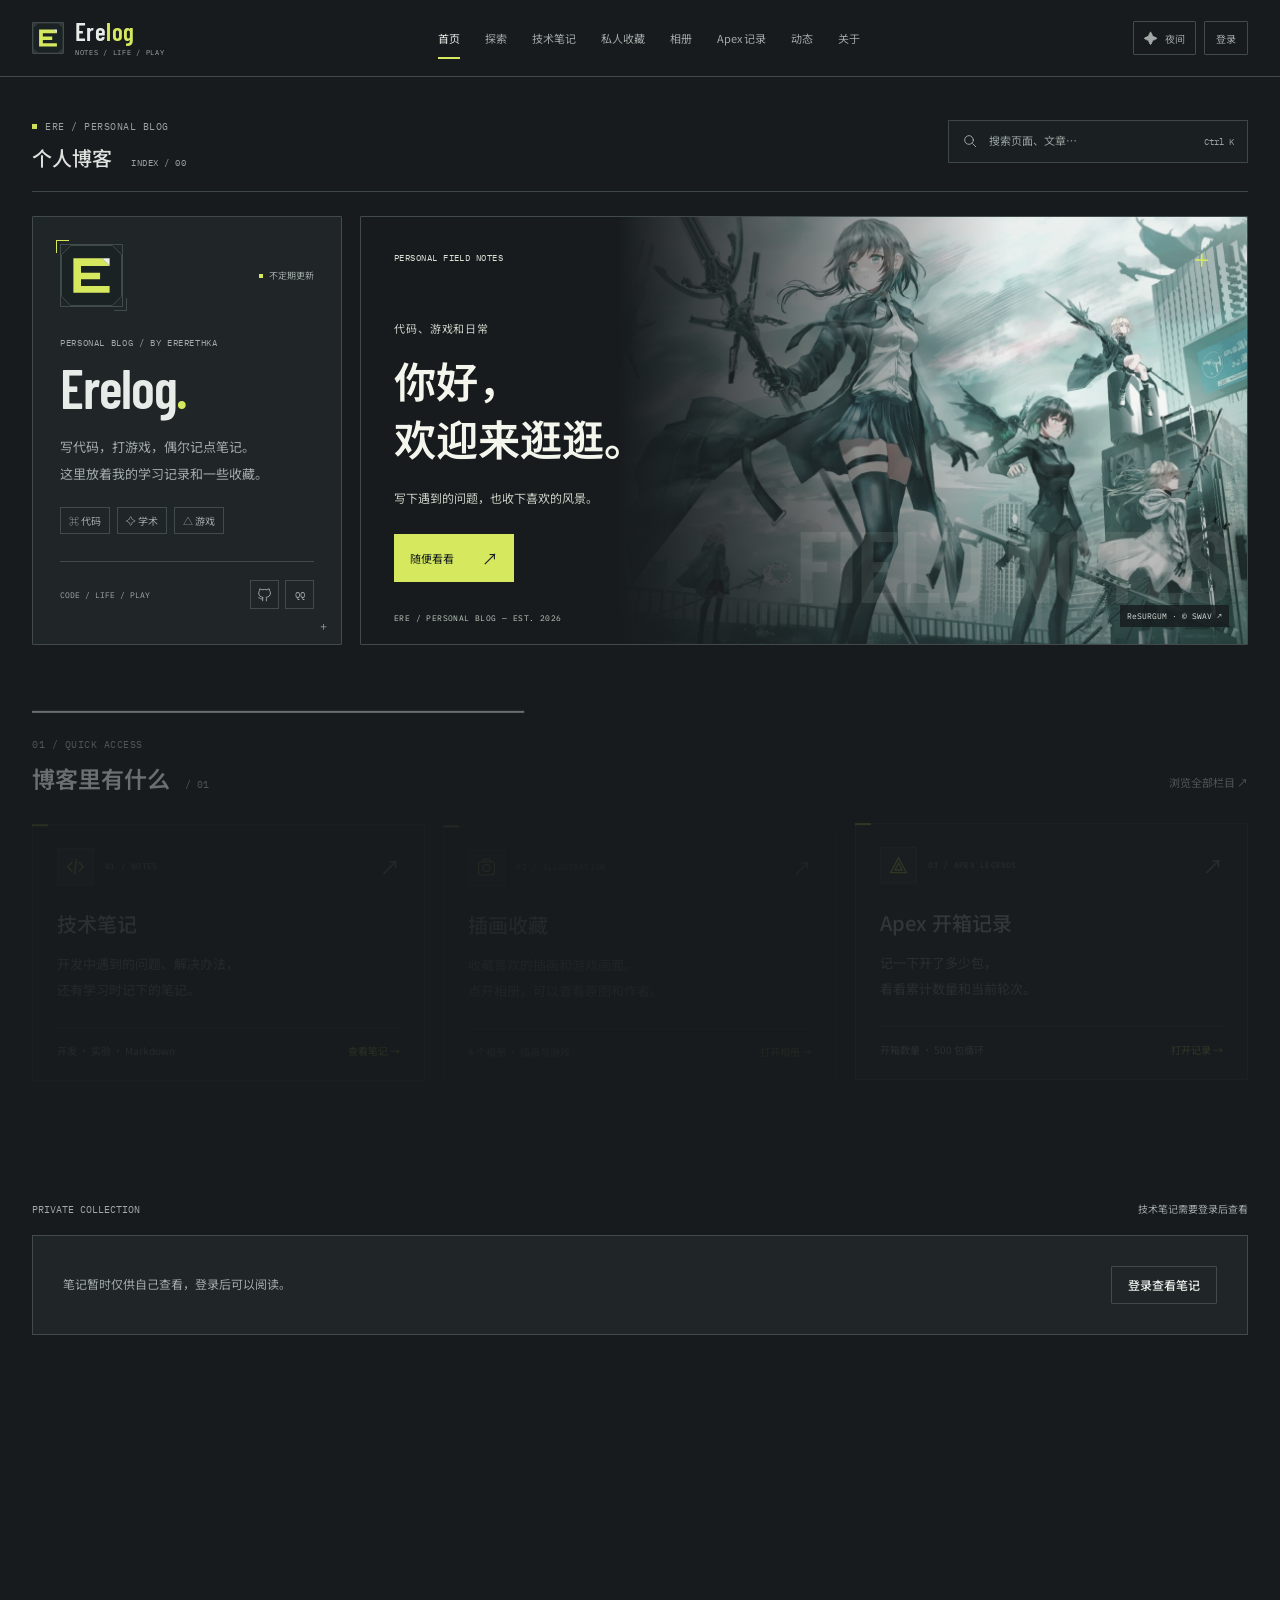
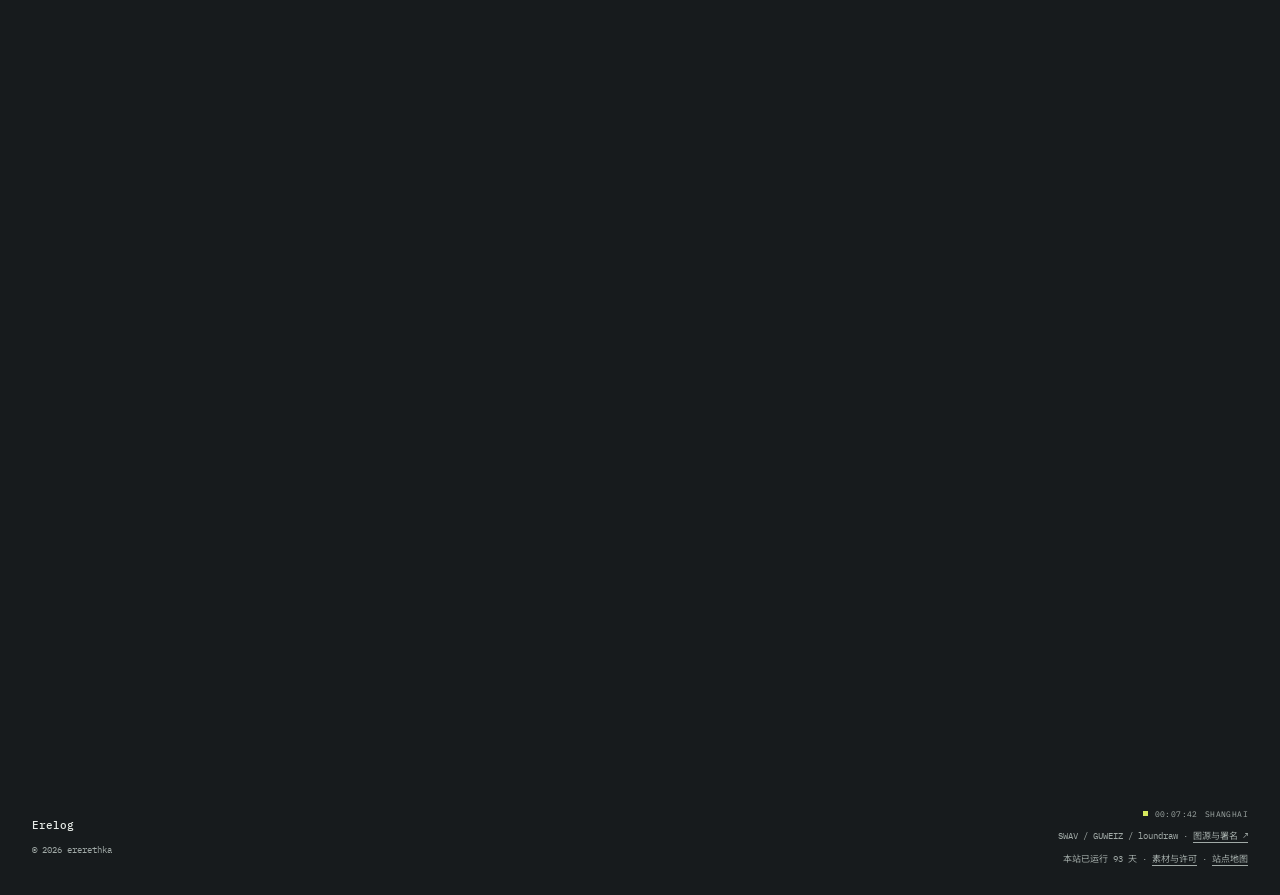
<file: index.html>
<!doctype html>
<html lang="zh-CN" data-theme="dark">
<head>
  <meta charset="UTF-8">
  <meta name="viewport" content="width=device-width, initial-scale=1">
  <meta name="theme-color" content="#171b1d">
  <meta name="description" content="Erelog，ererethka 的个人博客。写开发笔记，收藏插画，记录游戏日常。">
  <title>Erelog</title>
  <link rel="icon" href="assets/favicon.ico?v=20261018-erelog" sizes="16x16 32x32 48x48"><link rel="icon" href="assets/favicon.svg?v=20261018-erelog" type="image/svg+xml" sizes="any">
  <link rel="preconnect" href="https://fonts.googleapis.com">
  <link rel="preconnect" href="https://fonts.gstatic.com" crossorigin>
  <link href="https://fonts.googleapis.com/css2?family=Barlow+Condensed:wght@500;600;700&family=IBM+Plex+Mono:wght@400;500&family=Noto+Sans+SC:wght@400;500;600;700&display=swap" rel="stylesheet">
  <link rel="stylesheet" href="base.css?v=20261018-erelog">
  <link rel="stylesheet" href="site-polish.css?v=20261018-erelog">
  <link rel="stylesheet" href="styles-polish.css?v=20261018-erelog">
<link rel="canonical" href="https://erethka.github.io/ererethka-s-blog/"><meta property="og:type" content="website"><meta property="og:title" content="Erelog"><meta property="og:description" content="技术笔记、喜欢的插画，还有游戏里的日常。"><meta property="og:url" content="https://erethka.github.io/ererethka-s-blog/"><link rel="alternate" type="application/rss+xml" title="Erelog 站点更新" href="/ererethka-s-blog/feed.xml"><link rel="stylesheet" href="motion.css?v=20261018-erelog"><script src="navigation-motion.js?v=20261018-erelog"></script><meta property="og:site_name" content="Erelog"><link rel="apple-touch-icon" href="assets/identity/apple-touch-icon.png?v=20261018-erelog" sizes="180x180"><meta name="application-name" content="Erelog"><meta name="apple-mobile-web-app-title" content="Erelog"></head>
<body data-route="home" data-asset-prefix="" data-auth-optional>
  <a class="skip-link" href="#mainContent">跳到正文</a>
  <header class="site-nav" id="siteNav">
    <div class="nav-inner">
      <a class="brand" href="#home" data-nav="home" aria-label="返回首页"><span class="brand-mark" aria-hidden="true"><img src="assets/identity/erelog-mark.svg" alt="" width="32" height="32"></span><span class="brand-copy"><strong>Ere<span class="wordmark-accent">log</span></strong><small>NOTES / LIFE / PLAY</small></span></a>
      <nav class="desktop-links" aria-label="主导航"><a href="#home" data-nav="home">首页</a><a href="explore/index.html" data-nav="explore">探索</a><a href="dev/index.html" data-nav="dev">技术笔记</a><a href="bookmarks/index.html" data-nav="bookmarks">私人收藏</a><a href="photowall/index.html" data-nav="photowall">相册</a><a href="apex/index.html" data-nav="apex">Apex 记录</a><a href="updates/index.html" data-nav="updates">动态</a><a href="#about" data-nav="about">关于</a></nav>
      <div class="nav-actions"><button class="theme-button" id="themeButton" type="button" aria-label="切换日夜主题"><span id="themeIcon">✦</span><span id="themeLabel">夜间</span></button><button class="mobile-menu-button" id="mobileMenuButton" type="button" aria-label="打开导航" aria-controls="mobileLinks" aria-expanded="false">☰</button></div>
    </div>
    <nav class="mobile-links" id="mobileLinks" aria-label="移动端导航"><a href="#home" data-nav="home">首页</a><a href="explore/index.html" data-nav="explore">探索</a><a href="dev/index.html" data-nav="dev">技术笔记</a><a href="bookmarks/index.html" data-nav="bookmarks">私人收藏</a><a href="photowall/index.html" data-nav="photowall">相册</a><a href="apex/index.html" data-nav="apex">Apex 记录</a><a href="updates/index.html" data-nav="updates">动态</a><a href="#about" data-nav="about">关于</a></nav>
  </header>
  <main class="home-redesign page-container" id="home">
    <div class="home-heading" id="mainContent" tabindex="-1"><div><span class="home-kicker"><i class="small-dot"></i> ERE / PERSONAL BLOG</span><p>个人博客 <span class="home-heading-code">INDEX / 00</span></p></div><section class="home-search search-wrap" aria-label="站内搜索"><div class="home-search-box"><svg viewBox="0 0 24 24" aria-hidden="true"><circle cx="10.5" cy="10.5" r="6.5"/><path d="m16 16 4.5 4.5"/></svg><input id="siteSearch" type="search" placeholder="搜索页面、文章…" aria-label="搜索站内页面" autocomplete="off"><kbd>Ctrl K</kbd></div><div class="search-results home-search-results" id="searchResults" hidden></div></section></div>

    <section class="home-hero" aria-label="个人主页">
      <article class="profile-panel home-panel"><div class="profile-intro"><div class="hero-avatar" role="img" aria-label="Erelog 折页字母标记"></div><span class="profile-status"><i></i> 不定期更新</span></div><p class="hero-greeting">PERSONAL BLOG / BY ERERETHKA</p><h1>Erelog<span>.</span></h1><p class="hero-intro">写代码，打游戏，偶尔记点笔记。<br>这里放着我的学习记录和一些收藏。</p><div class="interest-tags"><span>⌘ 代码</span><span>✧ 学术</span><span>△ 游戏</span></div><div class="profile-bottom-line"><span>CODE / LIFE / PLAY</span><div class="social-row" aria-label="联系方式"><a href="https://github.com/Erethka" target="_blank" rel="noopener" aria-label="访问 GitHub"><svg viewBox="0 0 24 24" aria-hidden="true"><path d="M9 19c-4 1-4-2-6-2m12 5v-3.5c0-1 .1-1.5-.5-2 3.5-.4 7-1.7 7-7A5.4 5.4 0 0 0 20 6c.2-1 .2-2-.4-3-1.6 0-3 1-3.6 1.5a13 13 0 0 0-8 0C7.3 4 6 3 4.4 3 4 4 4 5 4.2 6a5.4 5.4 0 0 0-1.5 3.5c0 5.3 3.5 6.6 7 7-.5.5-.7 1.2-.7 2V22"/></svg></a><button type="button" data-copy="2601103442" aria-label="复制 QQ 号码">QQ</button></div></div></article>
      <article class="garden-cover" data-scroll-scene><img src="assets/artwork/swav-resurgum.webp" srcset="assets/artwork/swav-resurgum-small.webp 800w, assets/artwork/swav-resurgum.webp 2150w" sizes="(max-width: 640px) 100vw, 70vw" alt="SWAV《ReSURGUM》：冷色都市中的全身角色群像" fetchpriority="high"><div class="cover-shade"></div><div class="cover-top"><span>PERSONAL FIELD NOTES</span><span class="cover-star" aria-hidden="true">＋</span></div><div class="cover-copy"><span class="cover-eyebrow">代码、游戏和日常</span><h2>你好，<br>欢迎来逛逛。</h2><p>写下遇到的问题，也收下喜欢的风景。</p><a href="explore/index.html" class="cover-link">随便看看 <span aria-hidden="true">↗</span></a></div><span class="cover-footnote">ERE / PERSONAL BLOG — EST. 2026</span><a class="cover-credit" href="https://pixiv-waengallery.com/exhibition/swav_resurgum/" target="_blank" rel="noopener">ReSURGUM · © SWAV ↗</a></article>
    </section>

    <section class="home-explore" id="projects" aria-labelledby="exploreTitle"><div class="section-heading"><div><span class="home-kicker">01 / QUICK ACCESS</span><h2 id="exploreTitle">博客里有什么<span> / 01</span></h2></div><a class="section-more" href="explore/index.html">浏览全部栏目 ↗</a></div><div class="destination-grid">
      <a class="destination-card home-panel" href="dev/index.html"><div class="destination-top"><span class="destination-icon violet"><svg viewBox="0 0 24 24" aria-hidden="true"><path d="m8 7-5 5 5 5m8-10 5 5-5 5m-3-13-2 16"/></svg></span><span class="destination-label">01 / NOTES</span><span class="card-arrow" aria-hidden="true">↗</span></div><h3>技术笔记</h3><p>开发中遇到的问题、解决办法，<br>还有学习时记下的笔记。</p><div class="destination-foot"><span>开发 · 实验 · Markdown</span><span>查看笔记 →</span></div></a>
      <a class="destination-card home-panel" href="photowall/index.html"><div class="destination-top"><span class="destination-icon peach"><svg viewBox="0 0 24 24" aria-hidden="true"><rect x="3" y="5" width="18" height="15" rx="3"/><path d="m7 5 2-3h6l2 3"/><circle cx="12" cy="12" r="4"/></svg></span><span class="destination-label">02 / ILLUSTRATION</span><span class="card-arrow" aria-hidden="true">↗</span></div><h3>插画收藏</h3><p>收藏喜欢的插画和游戏画面。<br>点开相册，可以查看原图和作者。</p><div class="destination-foot"><span>4 个相册 · 插画与游戏</span><span>打开相册 →</span></div></a>
      <a class="destination-card home-panel" href="apex/index.html"><div class="destination-top"><span class="destination-icon mint"><svg viewBox="0 0 24 24" aria-hidden="true"><path d="m12 3 9 17H3L12 3Zm0 6-4 8h8l-4-8Z"/></svg></span><span class="destination-label">03 / APEX LEGENDS</span><span class="card-arrow" aria-hidden="true">↗</span></div><h3>Apex 开箱记录</h3><p>记一下开了多少包，<br>看看累计数量和当前轮次。</p><div class="destination-foot"><span>开箱数量 · 500 包循环</span><span>打开记录 →</span></div></a>
    </div></section>

    <section class="home-recent" id="recent" aria-labelledby="recentTitle"><div class="section-heading"><div><span class="home-kicker">RECENT / DEVELOPMENT RECORDS</span><h2 id="recentTitle">最近的笔记</h2></div><a class="section-more" href="dev/index.html">全部技术笔记 ↗</a></div><div class="recent-meta"><span id="recentStats">PRIVATE COLLECTION</span><span>技术笔记需要登录后查看</span></div><div class="recent-documents" id="recentDocuments" aria-live="polite"><div class="recent-state"><p>正在检查登录状态…</p></div></div></section>

    <section class="home-photo-strip" id="photowall" aria-labelledby="photoTitle"><div class="section-heading"><div><span class="home-kicker">02 / SELECTED FRAGMENTS</span><h2 id="photoTitle">喜欢的画面<span> / 02</span></h2></div><a class="section-more" href="photowall/index.html">查看全部相册 <span aria-hidden="true">↗</span></a></div><div class="photo-mosaic"><a href="photowall/index.html?album=%E5%9F%8E%E5%B8%82%E5%88%87%E7%89%87&amp;photo=1" class="photo-tile"><img src="assets/artwork/loundraw-city.webp" srcset="assets/artwork/loundraw-city-small.webp 800w, assets/artwork/loundraw-city.webp 2150w" sizes="(max-width: 640px) 100vw, 34vw" alt="loundraw：少女坐在天台水箱上，远处是城市天际线" loading="lazy" decoding="async"><span class="photo-caption"><span><small>01 / CITY FRAGMENTS</small><strong>城市切片</strong></span><span aria-hidden="true">↗</span></span></a><a href="photowall/index.html?album=%E5%86%B7%E5%85%89%E7%89%87%E6%AE%B5&amp;photo=1" class="photo-tile"><img src="assets/artwork/guweiz-subway.webp" srcset="assets/artwork/guweiz-subway-small.webp 800w, assets/artwork/guweiz-subway.webp 3271w" sizes="(max-width: 640px) 50vw, 30vw" alt="GUWEIZ：地铁车厢中查看手机的少女全身与环境" loading="lazy" decoding="async"><span class="photo-caption"><span><small>02 / COOL LIGHT</small><strong>冷光片段</strong></span><span aria-hidden="true">↗</span></span></a><a href="photowall/index.html?album=%E5%A4%A9%E5%8F%B0%E6%9D%A5%E9%A3%8E&amp;photo=1" class="photo-tile"><img src="assets/artwork/loundraw-rooftop.webp" srcset="assets/artwork/loundraw-rooftop-small.webp 800w, assets/artwork/loundraw-rooftop.webp 1920w" sizes="(max-width: 640px) 50vw, 30vw" alt="loundraw：蓝色天台上的少女、笔记本与无人机" loading="lazy" decoding="async"><span class="photo-caption"><span><small>03 / ROOFTOP AIR</small><strong>天台来风</strong></span><span aria-hidden="true">↗</span></span></a></div></section>

    <section class="slow-grid" aria-label="近况与小工具"><article class="moment-card home-panel" id="timeline"><span class="home-kicker">03 / SITE LOG</span><h2>博客更新</h2><ol class="site-log"><li><time datetime="2026-10-18">2026.10.18</time><span>博客更名 Erelog，更新折页字母图标。</span></li><li><time datetime="2026-10-17">2026.10.17</time><span>更换插画，调整文案和页面细节。</span></li><li><time datetime="2026-10-16">2026.10.16</time><span>增加笔记检索、分类和阅读工具。</span></li><li><time datetime="2026-10-16">2026.10.16</time><span>重新设计页面，支持深色与浅色主题。</span></li></ol><a class="log-source" href="updates/index.html">查看更新日志 ↗</a></article><div class="side-stack"><button class="theme-feature home-panel" id="themeCard" type="button"><span class="theme-orb" id="themeOrb" aria-hidden="true">✿</span><span><span class="home-kicker">DISPLAY / APPEARANCE</span><strong id="themeCardTitle">浅色模式</strong><small id="themeCardCopy">试试浅色主题</small></span><span class="card-arrow" aria-hidden="true">↗</span></button><section class="home-music home-panel" id="music" aria-label="音乐角落"><div class="music-disc" aria-hidden="true"><span>♪</span></div><div><span class="home-kicker">04 / SOUNDTRACK</span><h2>听会儿歌</h2><p id="musicStatus">打开网易云，或者选一首本地音乐。</p><button class="music-load" id="chooseMusic" type="button">选择本地音乐 ↓</button><input id="localMusic" type="file" accept="audio/*" hidden></div><a class="music-open" href="https://music.163.com/" target="_blank" rel="noopener" aria-label="在网易云音乐找一首歌">↗</a><audio id="localAudio" controls preload="metadata" hidden aria-label="本地音频播放器"></audio></section></div></section>

    <section class="home-about" id="about"><div><span class="home-kicker">05 / ABOUT ME</span><h2>关于我</h2></div><p>这是我的个人博客 Erelog。主要用来整理技术笔记，也会放一些游戏记录和喜欢的插画。<br>更新随缘。有空时，就来写一点。</p><a href="https://github.com/Erethka" target="_blank" rel="noopener">在 GitHub 找到我 ↗</a></section>
    <footer class="site-footer"><div><span class="footer-name">Erelog</span><span>© 2026 ererethka</span></div><div class="footer-right"><span class="footer-time"><i class="small-dot"></i><span id="clock">00:00:00</span> SHANGHAI</span><span class="artwork-note">SWAV / GUWEIZ / loundraw · <a href="photowall/index.html">图源与署名 ↗</a></span><span>本站已运行 <b id="uptime">0 天</b> · <a href="credits.html">素材与许可</a> · <a href="sitemap.xml">站点地图</a></span></div></footer>
  </main>
  <div class="toast" id="toast" role="status"></div>
  <script src="apex-auth.js?v=20261018-erelog"></script>
  <script src="app.js?v=20261018-erelog"></script>
  <script src="home-archive.js?v=20261018-erelog"></script>
<script src="motion.js?v=20261018-erelog"></script></body>
</html>
</file>
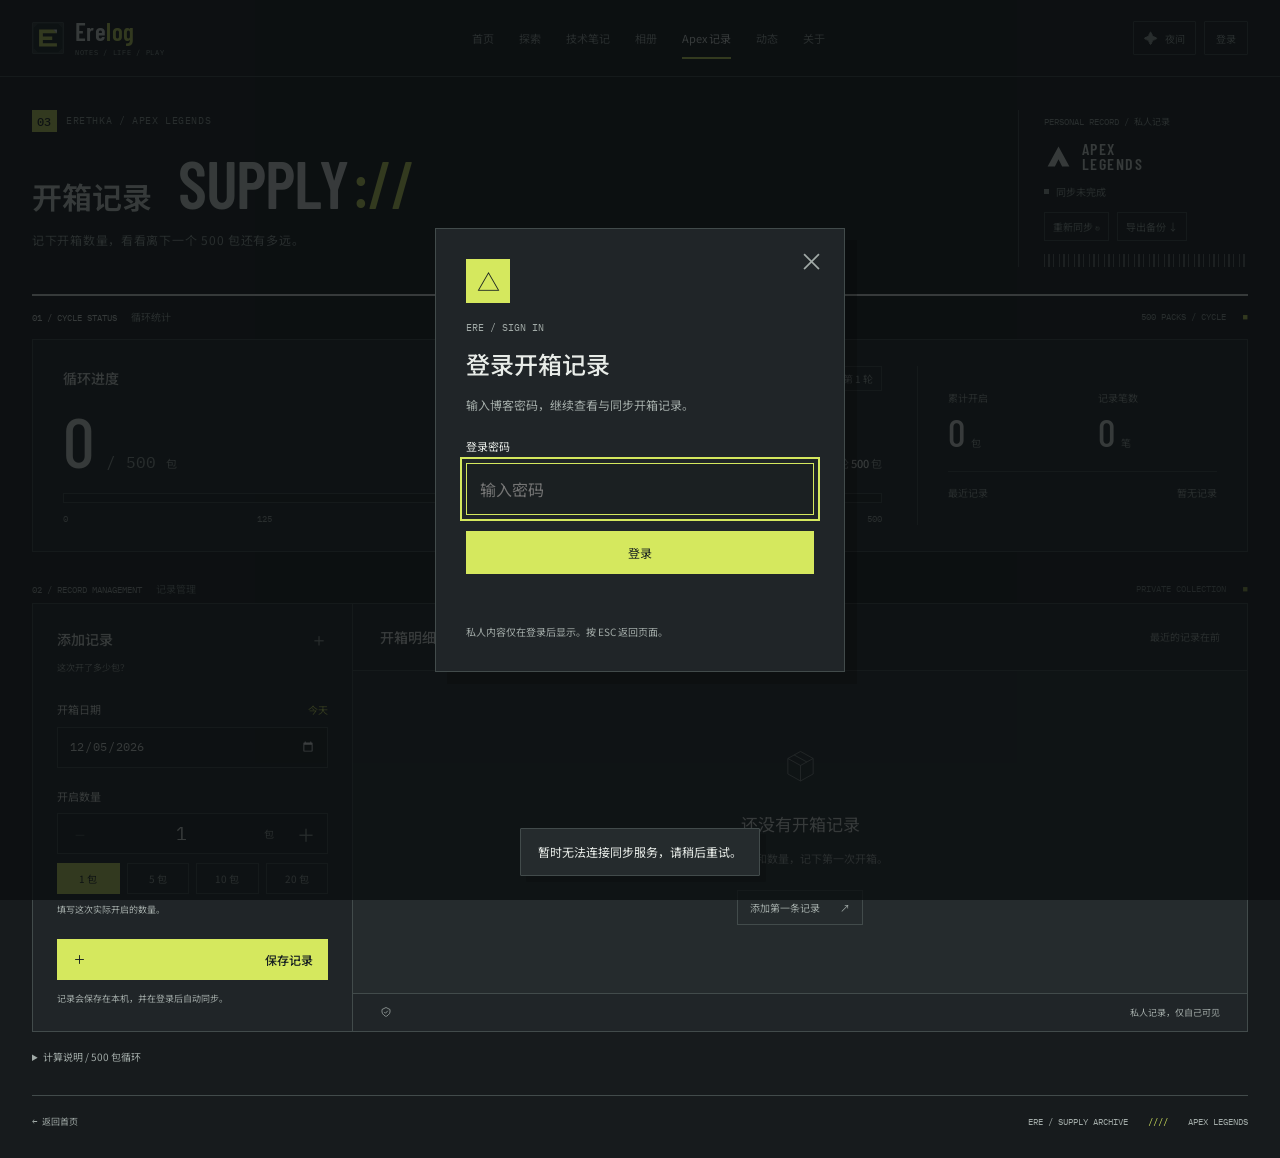
<file: apex/index.html>
<!doctype html>
<html lang="zh-CN" data-theme="dark">
<head>
  <meta charset="UTF-8">
  <meta name="viewport" content="width=device-width, initial-scale=1">
  <meta name="theme-color" content="#171b1d">
  <meta name="description" content="Apex Legends 私人开箱记录：记录开启数量，查看累计与 500 包循环进度。">
  <title>Apex 开箱记录 · Erelog</title>
  <link rel="icon" href="../assets/favicon.ico?v=20261018-erelog" sizes="16x16 32x32 48x48"><link rel="icon" href="../assets/favicon.svg?v=20261018-erelog" type="image/svg+xml" sizes="any">
  <link rel="preconnect" href="https://fonts.googleapis.com">
  <link rel="preconnect" href="https://fonts.gstatic.com" crossorigin>
  <link href="https://fonts.googleapis.com/css2?family=Barlow+Condensed:wght@500;600;700&family=IBM+Plex+Mono:wght@400;500&family=Noto+Sans+SC:wght@400;500;600;700&display=swap" rel="stylesheet">
  <link rel="stylesheet" href="../base.css?v=20261018-erelog">
  <link rel="stylesheet" href="../site-polish.css?v=20261018-erelog">
  <link rel="stylesheet" href="./apex-theme.css?v=20261018-erelog">
<link rel="canonical" href="https://erethka.github.io/ererethka-s-blog/apex/"><meta name="robots" content="noindex,nofollow"><link rel="alternate" type="application/rss+xml" title="Erelog 站点更新" href="/ererethka-s-blog/feed.xml"><link rel="stylesheet" href="../motion.css?v=20261018-erelog"><script src="../navigation-motion.js?v=20261018-erelog"></script><meta property="og:site_name" content="Erelog"><link rel="apple-touch-icon" href="../assets/identity/apple-touch-icon.png?v=20261018-erelog" sizes="180x180"><meta name="application-name" content="Erelog"><meta name="apple-mobile-web-app-title" content="Erelog"></head>
<body data-route="apex">
  <a class="skip-link" href="#apexMain">跳到正文</a>
  <header class="site-nav" id="siteNav">
    <div class="nav-inner">
      <a class="brand" href="../index.html" aria-label="返回首页"><span class="brand-mark" aria-hidden="true"><img src="../assets/identity/erelog-mark.svg" alt="" width="32" height="32"></span><span class="brand-copy"><strong>Ere<span class="wordmark-accent">log</span></strong><small>NOTES / LIFE / PLAY</small></span></a>
      <nav class="desktop-links" aria-label="主导航"><a href="../index.html" data-nav="home">首页</a><a href="../explore/index.html" data-nav="explore">探索</a><a href="../dev/index.html" data-nav="dev">技术笔记</a><a href="../photowall/index.html" data-nav="photowall">相册</a><a href="./index.html" data-nav="apex">Apex 记录</a><a href="../updates/index.html" data-nav="updates">动态</a><a href="../index.html#about" data-nav="about">关于</a></nav>
      <div class="nav-actions"><button class="theme-button" id="themeButton" type="button" aria-label="切换日夜主题"><span id="themeIcon">✦</span><span id="themeLabel">夜间</span></button><button class="mobile-menu-button" id="mobileMenuButton" type="button" aria-label="打开导航" aria-controls="mobileLinks" aria-expanded="false">☰</button></div>
    </div>
    <nav class="mobile-links" id="mobileLinks" aria-label="移动端导航"><a href="../index.html" data-nav="home">首页</a><a href="../explore/index.html" data-nav="explore">探索</a><a href="../dev/index.html" data-nav="dev">技术笔记</a><a href="../photowall/index.html" data-nav="photowall">相册</a><a href="./index.html" data-nav="apex">Apex 记录</a><a href="../updates/index.html" data-nav="updates">动态</a><a href="../index.html#about" data-nav="about">关于</a></nav>
  </header>

  <main class="page-container apex-page" id="apexMain" tabindex="-1">
    <header class="apex-page-heading">
      <div class="apex-heading-copy"><div class="apex-eyebrow"><span class="apex-section-code">03</span> ERETHKA / APEX LEGENDS</div><div class="apex-title-group"><h1>开箱记录</h1><span class="apex-word" aria-hidden="true">SUPPLY<span>://</span></span></div><p class="apex-page-description">记下开箱数量，看看离下一个 500 包还有多远。</p></div>
      <div class="apex-masthead-index"><span class="apex-index-label">PERSONAL RECORD / 私人记录</span><span class="apex-game-icon" aria-hidden="true"><svg viewBox="0 0 32 32"><path d="M16 5 28 27h-8l-4-8-4 8H4L16 5Z"/></svg><b>APEX<br>LEGENDS</b></span><span class="sync-pill" id="syncPill" role="status"><i></i><span id="syncLabel">等待登录</span></span><div class="apex-data-tools"><button type="button" id="retrySync">重新同步 ↻</button><button type="button" id="exportRecords">导出备份 ↓</button></div><div class="apex-barcode" aria-hidden="true"></div></div>
    </header>
    <div class="apex-section-line"><span>01 / CYCLE STATUS <b>循环统计</b></span><span>500 PACKS / CYCLE <i aria-hidden="true">■</i></span></div>

    <section class="cycle-overview apex-surface" aria-label="开箱统计">
      <div class="cycle-main"><div class="cycle-heading"><h2>循环进度</h2><span id="cycleNumber">第 1 轮</span></div><div class="cycle-amount"><strong id="pityProgress">0</strong><span>/ 500 <small>包</small></span><span class="cycle-remaining">距下一轮 <b id="packsToPity">500</b> 包</span></div><div class="cycle-track" id="cycleProgress" role="progressbar" aria-label="当前 500 包循环进度" aria-valuemin="0" aria-valuemax="500" aria-valuenow="0"><span id="cycleFill"></span></div><div class="cycle-scale" aria-hidden="true"><span>0</span><span>125</span><span>250</span><span>375</span><span>500</span></div></div>
      <dl class="cycle-summary"><div><dt>累计开启</dt><dd><strong id="totalPacks">0</strong><span>包</span></dd></div><div><dt>记录笔数</dt><dd><strong id="recordCount">0</strong><span>笔</span></dd></div><div class="last-entry"><dt>最近记录</dt><dd id="lastRecordedDate">暂无记录</dd></div></dl>
    </section>

    <div class="apex-section-line"><span>02 / RECORD MANAGEMENT <b>记录管理</b></span><span>PRIVATE COLLECTION <i aria-hidden="true">■</i></span></div>
    <div class="apex-workspace">
      <section class="entry-panel apex-surface" id="recordPanel" aria-labelledby="entryTitle"><div class="entry-heading"><h2 id="entryTitle">添加记录</h2><span class="entry-plus" aria-hidden="true">＋</span></div><p class="entry-description">这次开了多少包？</p><form id="recordForm"><div class="entry-field"><div class="field-label"><label for="date">开箱日期</label><button type="button" class="today-button" id="todayButton">今天</button></div><input id="date" type="date" required></div><div class="entry-field"><label for="packs">开启数量</label><div class="pack-stepper"><button type="button" data-pack-step="-1" aria-label="减少一包">−</button><input id="packs" type="number" min="1" max="9999" step="1" value="1" inputmode="numeric" required aria-describedby="packHelp"><span aria-hidden="true">包</span><button type="button" data-pack-step="1" aria-label="增加一包">＋</button></div><div class="pack-presets" aria-label="快捷选择数量"><button type="button" data-pack-value="1" aria-pressed="true">1 包</button><button type="button" data-pack-value="5" aria-pressed="false">5 包</button><button type="button" data-pack-value="10" aria-pressed="false">10 包</button><button type="button" data-pack-value="20" aria-pressed="false">20 包</button></div><p id="packHelp" class="field-help">填写这次实际开启的数量。</p></div><button class="save-entry" type="submit"><svg viewBox="0 0 24 24" aria-hidden="true"><path d="M12 5v14M5 12h14"/></svg>保存记录</button><p class="entry-footnote">记录会保存在本机，并在登录后自动同步。</p></form></section>
      <section class="history-panel apex-surface" id="history-section" aria-labelledby="historyTitle"><div class="history-heading"><h2 id="historyTitle">开箱明细 <span id="historyCount">0</span></h2><span>最近的记录在前</span></div><div class="record-columns" id="recordColumns" hidden aria-hidden="true"><span>开箱日期</span><span>开启数量</span><span></span></div><div id="emptyState" class="empty-state"><div class="empty-package" aria-hidden="true"><svg viewBox="0 0 64 64"><path d="m14 22 18-10 18 10v22L32 54 14 44V22Zm0 0 18 10 18-10M32 32v22M23 17l18 10"/></svg></div><h3>还没有开箱记录</h3><p>填上日期和数量，记下第一次开箱。</p><button class="empty-start" id="emptyCta" type="button">添加第一条记录 <span aria-hidden="true">↗</span></button></div><ol id="recordsList" class="records-list" aria-label="开箱记录列表"></ol><div class="history-bottom"><svg viewBox="0 0 24 24" aria-hidden="true"><path d="M12 3 4 7v5c0 5 8 9 8 9s8-4 8-9V7l-8-4Z"/><path d="m8.5 12 2.5 2.5 4.5-5"/></svg><span>私人记录，仅自己可见</span></div></section>
    </div>
    <details class="calculation-note"><summary>计算说明 / 500 包循环</summary><p>每累计开启 500 包进入下一轮，当前进度为累计数量除以 500 的余数。这里只记录数量，不根据实际掉落重置循环；进度仅供记账参考。</p></details>
    <footer class="apex-footer"><a href="../index.html">← 返回首页</a><span>ERE / SUPPLY ARCHIVE <b aria-hidden="true">////</b> APEX LEGENDS</span></footer>
  </main>
  <div class="toast" id="toast" role="status"></div>
  <script src="../apex-auth.js?v=20261018-erelog"></script>
  <script src="../app.js?v=20261018-erelog"></script>
<script src="../motion.js?v=20261018-erelog"></script></body>
</html>
</file>
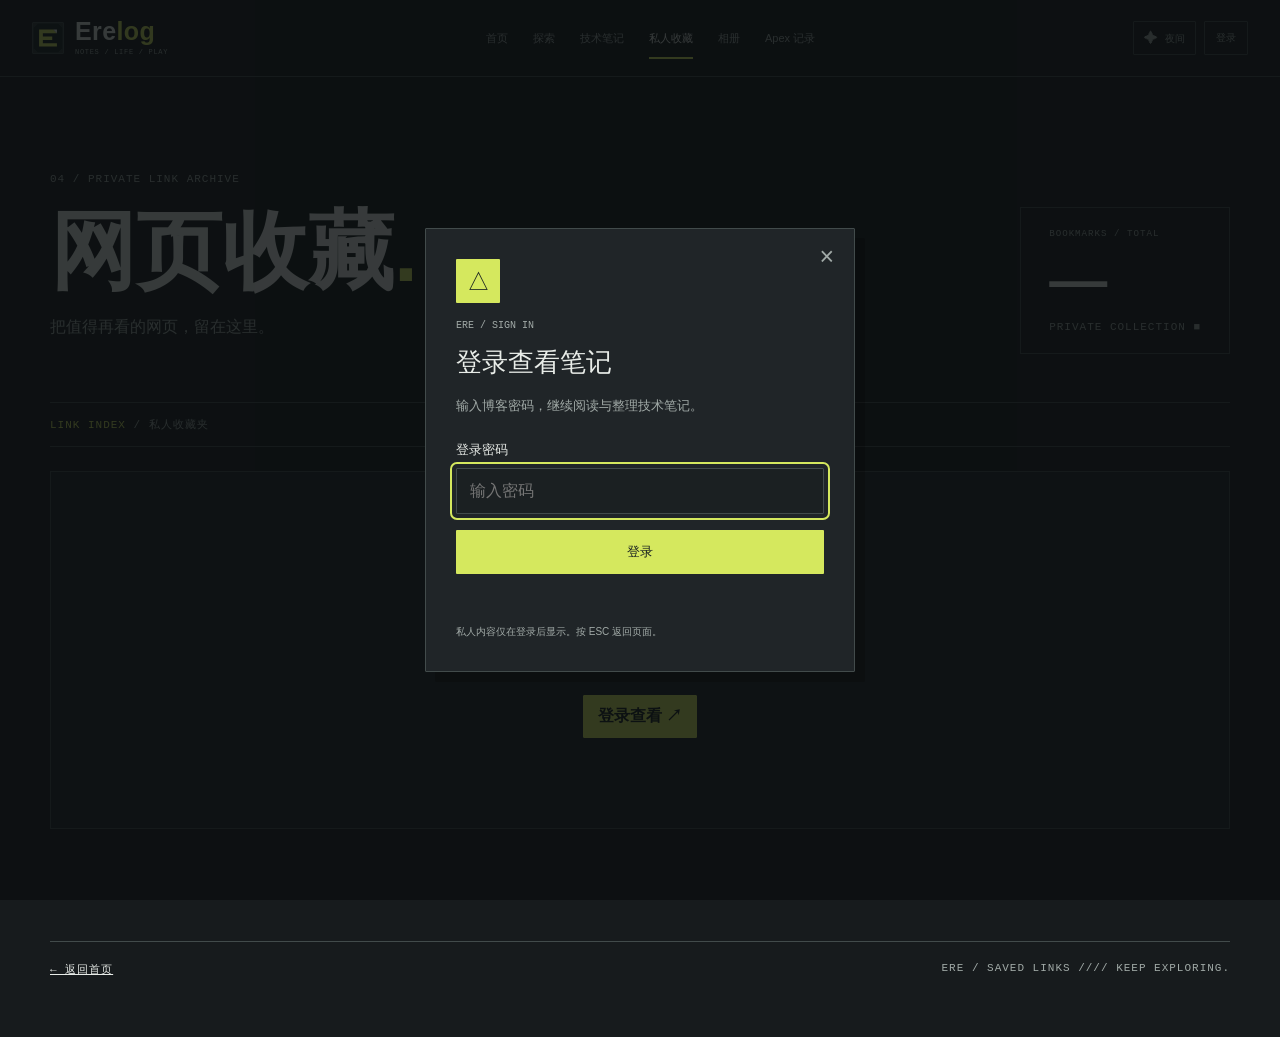
<file: bookmarks/index.html>
<!doctype html><html lang="zh-CN" data-theme="dark"><head><meta charset="UTF-8"><meta name="viewport" content="width=device-width,initial-scale=1"><meta name="robots" content="noindex,nofollow"><title>私人收藏 · Erelog</title><link rel="icon" href="../assets/favicon.svg"><link rel="stylesheet" href="../base.css"><link rel="stylesheet" href="../site-polish.css"><link rel="stylesheet" href="bookmarks.css"><script src="../navigation-motion.js"></script></head>
<body data-route="bookmarks"><a class="skip-link" href="#main">跳到正文</a><header class="site-nav" id="siteNav"><div class="nav-inner"><a class="brand" href="../index.html"><span class="brand-mark"><img src="../assets/identity/erelog-mark.svg" alt="" width="32" height="32"></span><span class="brand-copy"><strong>Ere<span class="wordmark-accent">log</span></strong><small>NOTES / LIFE / PLAY</small></span></a><nav class="desktop-links" aria-label="主导航"><a href="../index.html">首页</a><a href="../explore/index.html">探索</a><a href="../dev/index.html">技术笔记</a><a href="./index.html" class="active">私人收藏</a><a href="../photowall/index.html">相册</a><a href="../apex/index.html">Apex 记录</a></nav><div class="nav-actions"><button class="theme-button" id="themeButton" type="button" aria-label="切换主题"><span id="themeIcon">✦</span><span id="themeLabel">夜间</span></button><button class="mobile-menu-button" id="mobileMenuButton" aria-expanded="false" aria-controls="mobileLinks" type="button">☰</button></div></div><nav class="mobile-links" id="mobileLinks" aria-label="移动导航"><a href="../index.html">首页</a><a href="../explore/index.html">探索</a><a href="../dev/index.html">技术笔记</a><a href="./index.html">私人收藏</a><a href="../photowall/index.html">相册</a><a href="../apex/index.html">Apex 记录</a></nav></header>
<main id="main" class="bookmark-page" tabindex="-1"><section class="bookmark-head"><div><span class="eyebrow">04 / PRIVATE LINK ARCHIVE</span><h1>网页收藏<span class="accent">.</span></h1><p>把值得再看的网页，留在这里。</p></div><div class="bookmark-counter"><small>BOOKMARKS / TOTAL</small><strong id="total">—</strong><span>PRIVATE COLLECTION ■</span></div></section><div class="bookmark-rule">LINK INDEX <span>/ 私人收藏夹</span></div><section id="privateArea" hidden><div class="bookmark-controls"><input id="search" type="search" placeholder="搜索标题、网址、标签…" aria-label="搜索收藏"><select id="tagFilter" aria-label="标签筛选"><option value="">全部标签</option></select><select id="sort" aria-label="排序"><option value="new">最近添加</option><option value="old">最早添加</option><option value="title">标题排序</option></select><button id="add" class="primary" type="button">＋ 添加网页</button></div><div id="list" class="bookmark-grid" aria-live="polite"></div></section><section id="locked" class="bookmark-empty"><span>PRIVATE / ACCESS REQUIRED</span><h2>你的私人网页收藏</h2><p>登录后查看和管理，收藏内容不会公开展示。</p><button id="signIn" class="primary" type="button">登录查看 ↗</button></section><p id="status" role="status" aria-live="polite"></p><footer class="bookmark-footer"><a href="../index.html">← 返回首页</a><span>ERE / SAVED LINKS //// KEEP EXPLORING.</span></footer></main>
<dialog id="editor"><form id="bookmarkForm"><div class="form-head"><span class="eyebrow">LINK / EDITOR</span><button id="cancel" type="button" aria-label="关闭">×</button></div><h2 id="formHeading">添加网页</h2><label>网页地址 <input id="url" type="url" maxlength="2048" required placeholder="https://example.com"></label><label>标题 <input id="title" maxlength="160" required placeholder="网页名称"></label><label>简介 <textarea id="description" maxlength="1000" rows="3" placeholder="记录收藏原因（可选）"></textarea></label><label>标签 <input id="tags" placeholder="开发, 设计, 工具（逗号分隔）"></label><div class="form-actions"><button id="dismiss" type="button">取消</button><button id="save" class="primary" type="submit">保存收藏 ↗</button></div></form></dialog>
<script src="../apex-auth.js"></script><script src="../app.js"></script><script src="bookmarks.js"></script><script src="../motion.js"></script></body></html>
</file>
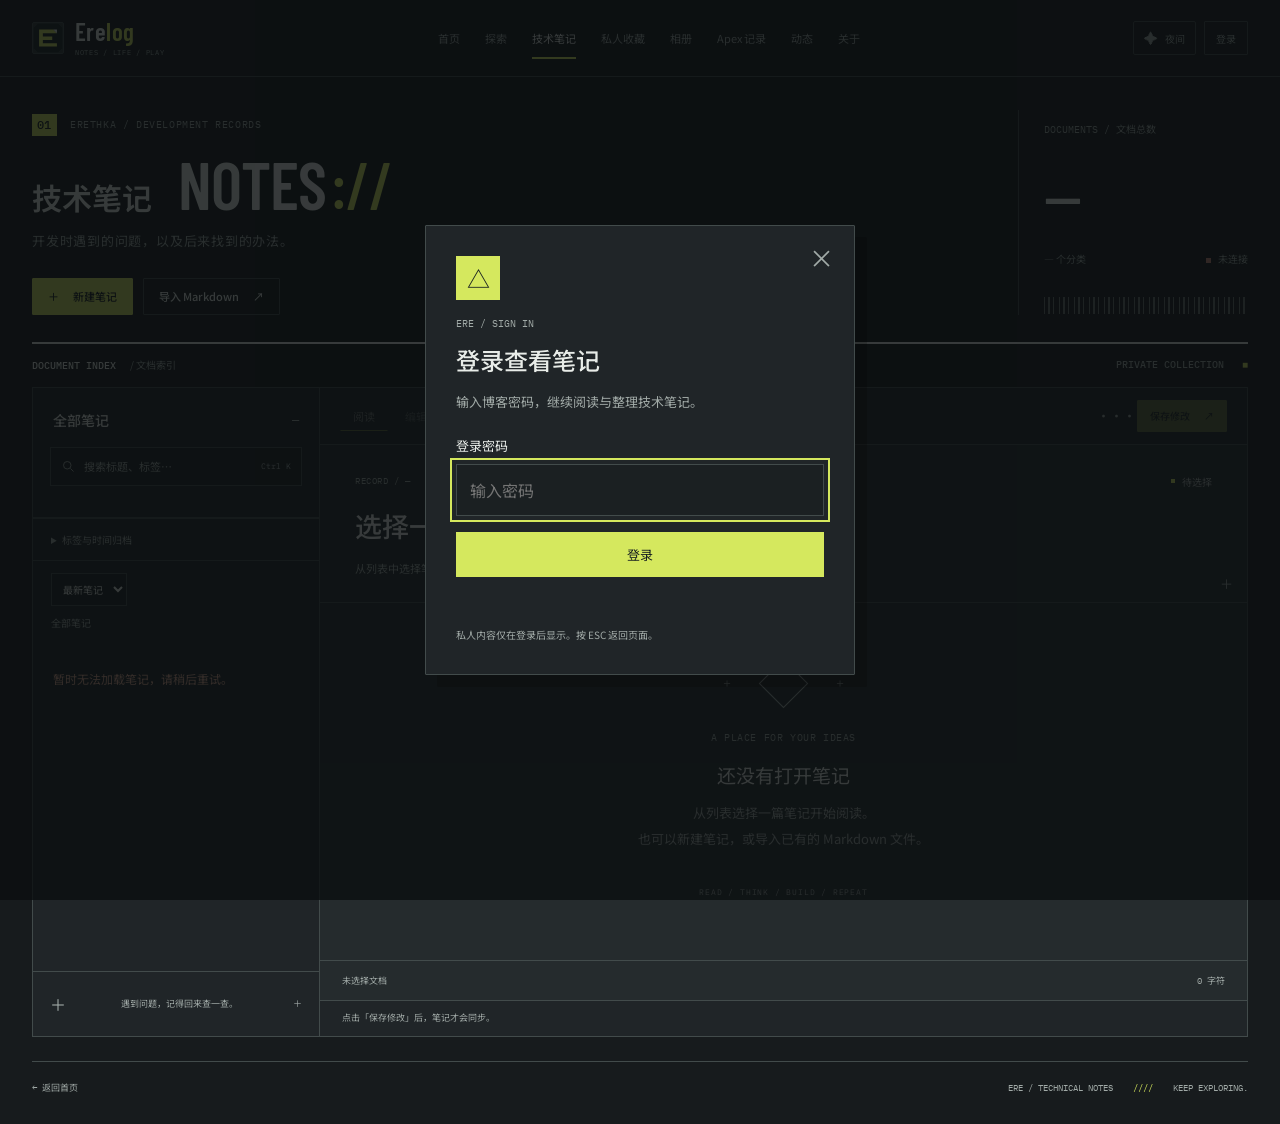
<file: dev/index.html>
<!doctype html>
<html lang="zh-CN" data-theme="dark"><head><meta charset="UTF-8"><meta name="viewport" content="width=device-width, initial-scale=1"><meta name="theme-color" content="#171b1d"><link rel="icon" href="../assets/favicon.ico?v=20261018-erelog" sizes="16x16 32x32 48x48"><link rel="icon" href="../assets/favicon.svg?v=20261018-erelog" type="image/svg+xml" sizes="any"><link rel="preconnect" href="https://fonts.googleapis.com"><link rel="preconnect" href="https://fonts.gstatic.com" crossorigin><link href="https://fonts.googleapis.com/css2?family=Barlow+Condensed:wght@500;600;700&family=IBM+Plex+Mono:wght@400;500&family=Noto+Sans+SC:wght@400;500;600;700&display=swap" rel="stylesheet"><link rel="stylesheet" href="../base.css?v=20261018-erelog"><link rel="stylesheet" href="../site-polish.css?v=20261018-erelog"><link rel="stylesheet" href="dev.css?v=20261018-erelog"><title>技术笔记 · Erelog</title><meta name="description" content="ererethka 的开发与学习笔记，支持搜索、分类浏览和 Markdown 编辑。"><link rel="canonical" href="https://erethka.github.io/ererethka-s-blog/dev/"><meta name="robots" content="noindex,nofollow"><link rel="alternate" type="application/rss+xml" title="Erelog 站点更新" href="/ererethka-s-blog/feed.xml"><link rel="stylesheet" href="../motion.css?v=20261018-erelog"><script src="../navigation-motion.js?v=20261018-erelog"></script><meta property="og:site_name" content="Erelog"><link rel="apple-touch-icon" href="../assets/identity/apple-touch-icon.png?v=20261018-erelog" sizes="180x180"><meta name="application-name" content="Erelog"><meta name="apple-mobile-web-app-title" content="Erelog"></head>
<body data-route="dev"><a class="skip-link" href="#archiveMain">跳到正文</a><header class="site-nav" id="siteNav"><div class="nav-inner"><a class="brand" href="../index.html" aria-label="返回首页"><span class="brand-mark" aria-hidden="true"><img src="../assets/identity/erelog-mark.svg" alt="" width="32" height="32"></span><span class="brand-copy"><strong>Ere<span class="wordmark-accent">log</span></strong><small>NOTES / LIFE / PLAY</small></span></a><nav class="desktop-links" aria-label="主导航"><a href="../index.html" data-nav="home">首页</a><a href="../explore/index.html" data-nav="explore">探索</a><a href="./index.html" data-nav="dev">技术笔记</a><a href="../bookmarks/index.html" data-nav="bookmarks">私人收藏</a><a href="../photowall/index.html" data-nav="photowall">相册</a><a href="../apex/index.html" data-nav="apex">Apex 记录</a><a href="../updates/index.html" data-nav="updates">动态</a><a href="../index.html#about" data-nav="about">关于</a></nav><div class="nav-actions"><button class="theme-button" id="themeButton" type="button" aria-label="切换日夜主题"><span id="themeIcon">✦</span><span id="themeLabel">夜间</span></button><button class="mobile-menu-button" id="mobileMenuButton" type="button" aria-label="打开导航" aria-controls="mobileLinks" aria-expanded="false">☰</button></div></div><nav class="mobile-links" id="mobileLinks" aria-label="移动端导航"><a href="../index.html" data-nav="home">首页</a><a href="../explore/index.html" data-nav="explore">探索</a><a href="./index.html" data-nav="dev">技术笔记</a><a href="../bookmarks/index.html" data-nav="bookmarks">私人收藏</a><a href="../photowall/index.html" data-nav="photowall">相册</a><a href="../apex/index.html" data-nav="apex">Apex 记录</a><a href="../updates/index.html" data-nav="updates">动态</a><a href="../index.html#about" data-nav="about">关于</a></nav></header>
<main class="archive-page" id="archiveMain" tabindex="-1">
  <section class="archive-masthead" aria-labelledby="archiveTitle"><div class="masthead-copy"><div class="archive-label"><span class="section-code">01</span> ERETHKA / DEVELOPMENT RECORDS</div><div class="masthead-title"><h1 id="archiveTitle">技术笔记</h1><span class="archive-word" aria-hidden="true">NOTES<span>://</span></span></div><p>开发时遇到的问题，以及后来找到的办法。</p><div class="masthead-actions"><button id="newDocBtn" class="archive-primary" type="button"><span aria-hidden="true">＋</span> 新建笔记</button><button id="importBtn" class="archive-secondary" type="button">导入 Markdown <span aria-hidden="true">↗</span></button><input id="fileInput" type="file" accept=".md,.markdown,text/markdown,text/plain" hidden></div></div><div class="masthead-index"><div class="index-label">DOCUMENTS / 文档总数</div><strong id="archiveTotal">—</strong><div class="index-bottom"><span><b id="archiveCategoryCount">—</b> 个分类</span><span class="archive-connection" id="archiveConnection" role="status">正在连接</span></div><div class="archive-barcode" aria-hidden="true"></div></div></section>
  <div class="archive-section-line"><span>DOCUMENT INDEX <b>/ 文档索引</b></span><span class="section-line-note">PRIVATE COLLECTION <i aria-hidden="true">■</i></span></div>
  <section class="archive-workspace">
    <aside class="doc-sidebar" aria-labelledby="catalogTitle"><div class="catalog-top"><h2 id="catalogTitle">全部笔记</h2><span id="catalogCount">—</span><button class="catalog-toggle" id="catalogToggle" type="button" aria-expanded="false" aria-controls="catalogContent">选择笔记 ＋</button></div><div id="catalogContent"><div class="doc-search"><svg viewBox="0 0 24 24" aria-hidden="true"><circle cx="10" cy="10" r="6"/><path d="m15 15 5 5"/></svg><input id="docSearch" type="search" placeholder="搜索标题、标签…" aria-label="搜索技术笔记"><kbd>Ctrl K</kbd></div><div class="category-filter" id="categoryFilter" aria-label="按类别筛选"></div><details class="archive-index-tools"><summary>标签与时间归档</summary><div class="tag-filter" id="tagFilter"></div><label>时间归档<select id="monthFilter"><option value="">全部月份</option></select></label></details><div class="doc-list-controls"><label class="sr-only" for="docSort">排列顺序</label><select id="docSort"><option value="newest">最新笔记</option><option value="oldest">最早笔记</option><option value="title">标题顺序</option></select><button id="clearFilters" type="button" hidden>清除筛选</button><span id="activeFilters">全部笔记</span></div><div class="doc-list" id="docList"><div class="doc-loading">正在读取文档索引…</div></div></div><div class="catalog-footer"><span class="catalog-cross" aria-hidden="true">＋</span><span>遇到问题，记得回来查一查。</span><span aria-hidden="true">＋</span></div></aside>
    <section class="editor-shell" id="editorShell" data-view="read" aria-label="文档工作区"><div class="editor-toolbar"><div class="view-switch" role="group" aria-label="文档显示模式"><button data-view="read" type="button" aria-pressed="true">阅读</button><button data-view="edit" type="button" aria-pressed="false">编辑</button><button data-view="split" type="button" aria-pressed="false">分栏</button></div><div class="editor-actions"><a id="openReader" class="open-reader disabled" aria-disabled="true">独立阅读 ↗</a><details class="doc-more" id="docMore"><summary aria-label="更多文档操作">•••</summary><div class="more-menu"><button id="exportDocBtn" type="button" disabled>导出 Markdown</button><button id="renameDocBtn" type="button" disabled>按标题重命名文件</button><button id="deleteDocBtn" type="button" class="danger-button" disabled>删除笔记</button></div></details><button id="saveDocBtn" class="archive-primary" type="button" disabled>保存修改 <span aria-hidden="true">↗</span></button></div></div>
      <div class="document-banner"><div class="document-topline"><span class="document-code" id="documentCode">RECORD / —</span><span class="editor-state" id="editorState" role="status">待选择</span></div><h2 id="documentHeading">选择一篇笔记</h2><div class="document-subline" id="documentSubline">从列表中选择笔记，或新建一篇。</div></div>
      <details class="document-properties" id="documentProperties" hidden><summary>文档信息 <span>标题 / 分类 / 标签</span></summary><div class="meta-grid" id="metaGrid"><label class="meta-title">标题<input id="docTitle" maxlength="160" placeholder="输入笔记标题"></label><label>类别<input id="docCategory" list="categoryOptions" maxlength="80" placeholder="例如 Unreal Engine"><datalist id="categoryOptions"></datalist></label><label class="meta-tags">标签<input id="docTags" placeholder="用英文逗号分隔"></label><label>日期<input id="docDate" type="date"></label><label>状态<select id="docStatus"><option value="draft">草稿</option><option value="published">正式</option><option value="archived">归档</option></select></label></div></details>
      <div class="workspace-welcome" id="workspaceWelcome"><div class="welcome-symbol" aria-hidden="true"><span>＋</span><span class="welcome-square"></span><span>＋</span></div><span class="archive-label">A PLACE FOR YOUR IDEAS</span><h3>还没有打开笔记</h3><p>从列表选择一篇笔记开始阅读。<br>也可以新建笔记，或导入已有的 Markdown 文件。</p><span class="welcome-footnote">READ / THINK / BUILD / REPEAT</span></div>
      <div class="editor-grid" id="editorGrid" hidden><div class="markdown-pane source-pane"><div class="pane-label"><span>01 / MARKDOWN</span><span>源文稿</span></div><textarea id="markdownInput" aria-label="Markdown 正文" spellcheck="false" placeholder="# 开始笔记"></textarea></div><article class="markdown-pane preview-pane"><div class="pane-label"><span>02 / PREVIEW</span><span>阅读预览</span></div><div id="markdownPreview" class="markdown-preview"></div></article></div>
      <div class="editor-foot"><span class="editor-file" id="editorFile">未选择文档</span><span id="wordCount">0 字符</span></div><p id="saveHint" class="save-hint" role="status">点击「保存修改」后，笔记才会同步。</p>
    </section>
  </section>
  <footer class="archive-footer"><a href="../index.html">← 返回首页</a><span>ERE / TECHNICAL NOTES <span class="footer-slash">////</span> KEEP EXPLORING.</span></footer>
</main><div class="toast" id="toast" role="status"></div><script src="../assets/vendor/markdown-it-15.0.3.min.js"></script><script src="markdown.js?v=20261018-erelog"></script><script src="../apex-auth.js?v=20261018-erelog"></script><script src="../app.js?v=20261018-erelog"></script><script src="dev.js?v=20261018-erelog"></script><script src="../motion.js?v=20261018-erelog"></script></body></html>
</file>
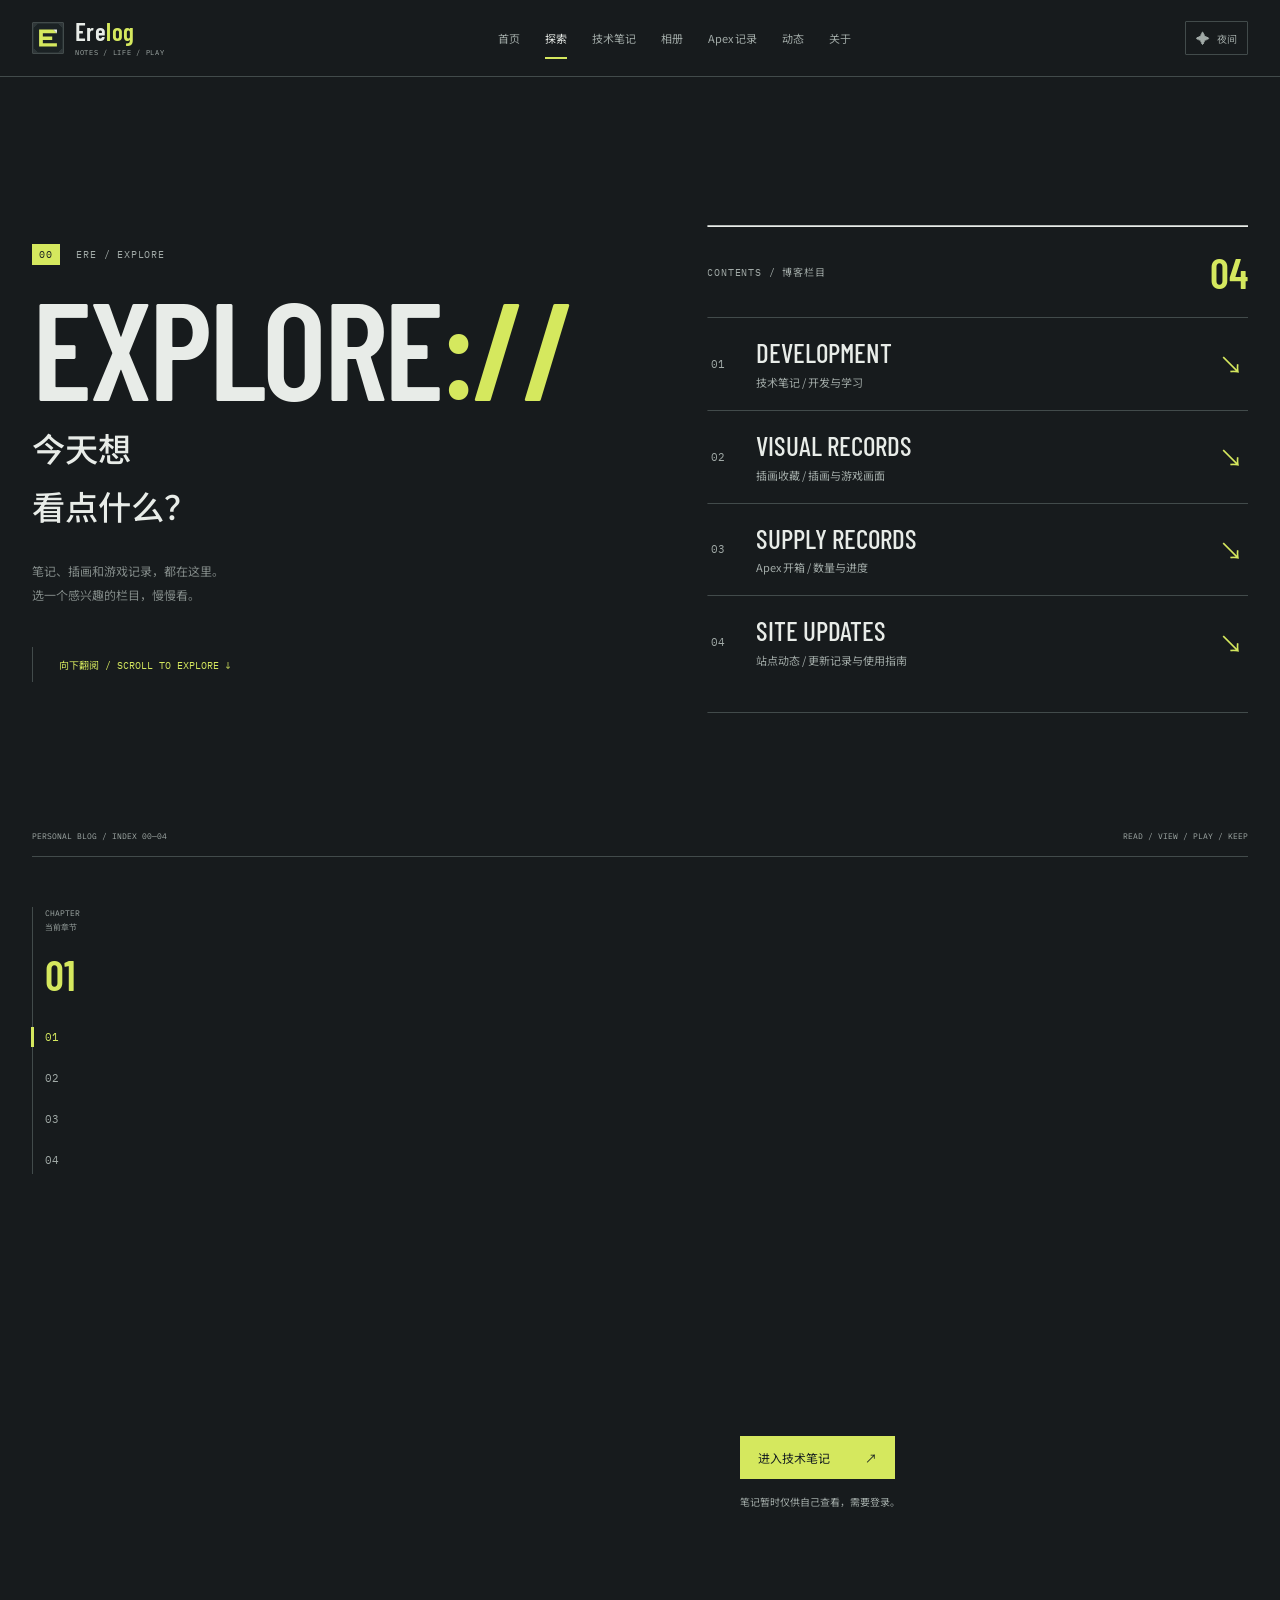
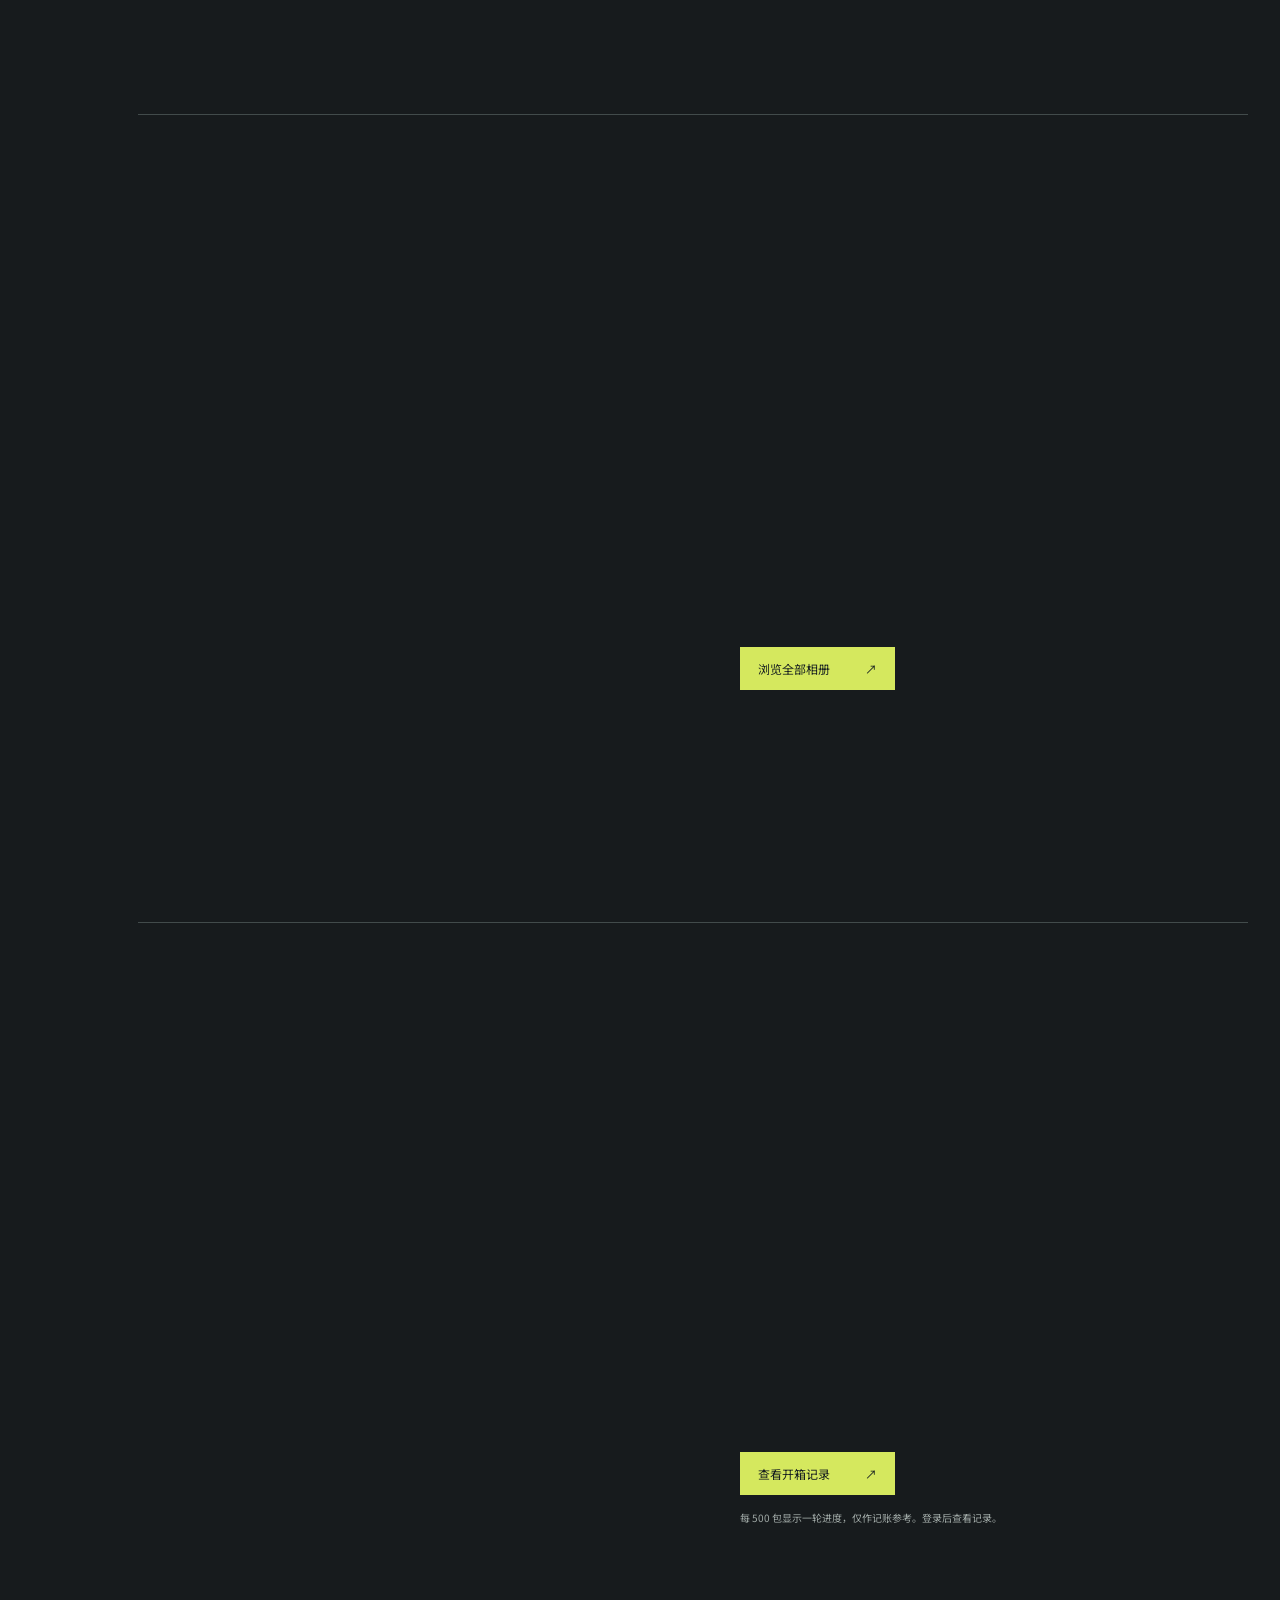
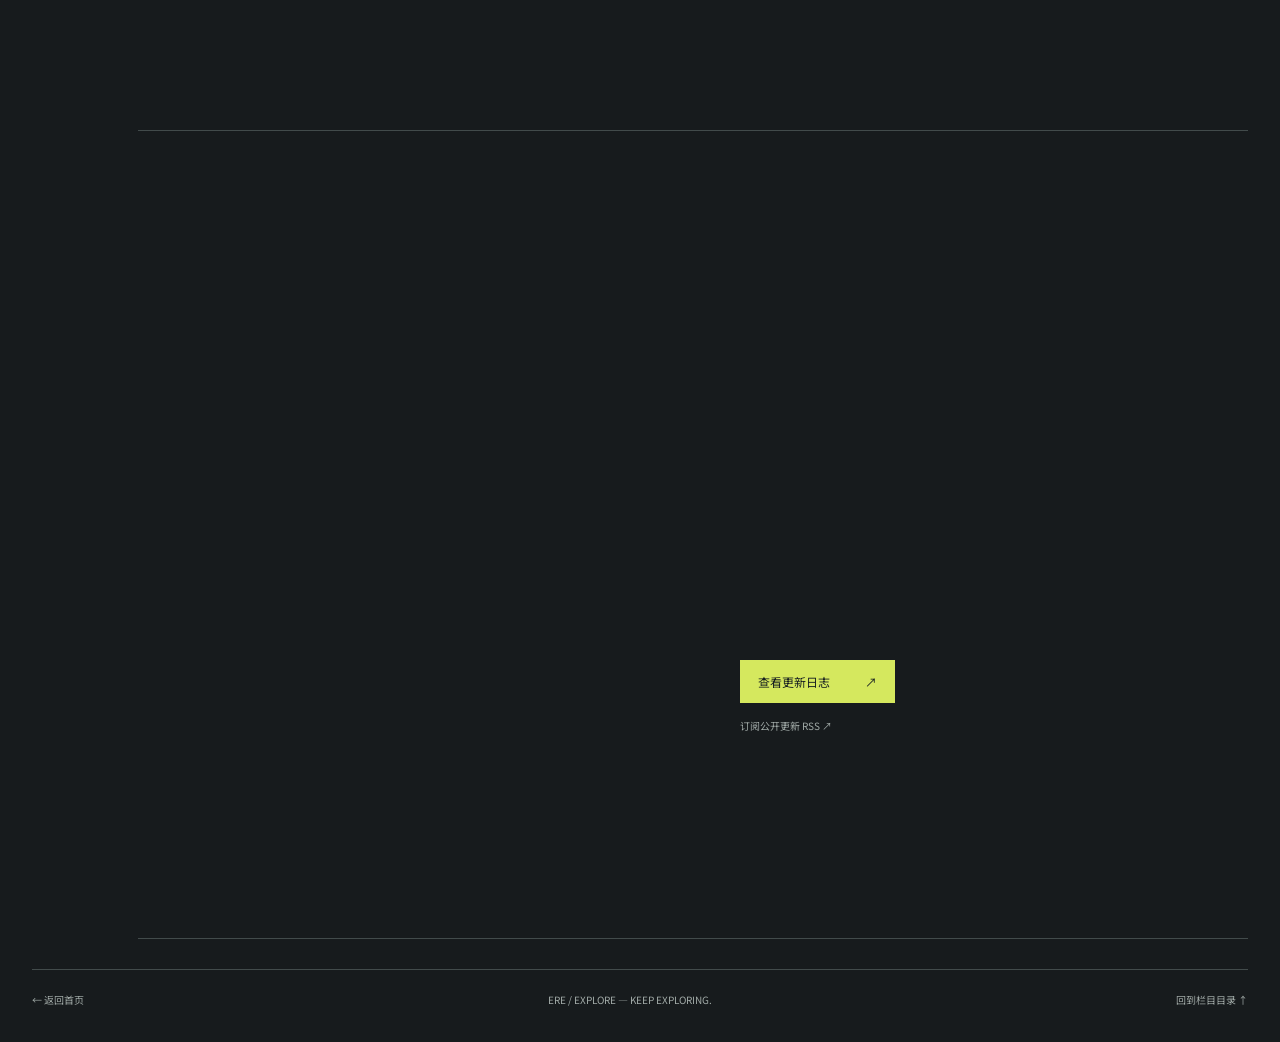
<file: explore/index.html>
<!doctype html>
<html lang="zh-CN" data-theme="dark"><head><meta charset="utf-8"><meta name="viewport" content="width=device-width,initial-scale=1"><meta name="theme-color" content="#171b1d"><meta name="description" content="浏览博客的技术笔记、插画收藏、Apex 开箱记录和更新日志。"><title>探索 · Erelog</title><link rel="canonical" href="https://erethka.github.io/ererethka-s-blog/explore/"><link rel="icon" href="../assets/favicon.ico?v=20261018-erelog" sizes="16x16 32x32 48x48"><link rel="icon" href="../assets/favicon.svg?v=20261018-erelog" sizes="any"><link rel="preconnect" href="https://fonts.googleapis.com"><link rel="preconnect" href="https://fonts.gstatic.com" crossorigin><link href="https://fonts.googleapis.com/css2?family=Barlow+Condensed:wght@500;600;700&family=IBM+Plex+Mono:wght@400;500&family=Noto+Sans+SC:wght@400;500;600;700&display=swap" rel="stylesheet"><link rel="stylesheet" href="../base.css?v=20261018-erelog"><link rel="stylesheet" href="../site-polish.css?v=20261018-erelog"><link rel="stylesheet" href="explore.css?v=20261018-erelog"><link rel="stylesheet" href="../motion.css?v=20261018-erelog"><link rel="alternate" type="application/rss+xml" title="Erelog 站点更新" href="../feed.xml"><script src="../navigation-motion.js?v=20261018-erelog"></script><meta property="og:site_name" content="Erelog"><link rel="apple-touch-icon" href="../assets/identity/apple-touch-icon.png?v=20261018-erelog" sizes="180x180"><meta name="application-name" content="Erelog"><meta name="apple-mobile-web-app-title" content="Erelog"></head><body data-route="explore"><a class="skip-link" href="#exploreMain">跳到栏目目录</a>  <header class="site-nav" id="siteNav">
    <div class="nav-inner">
      <a class="brand" href="../index.html" data-nav="home" aria-label="返回首页"><span class="brand-mark" aria-hidden="true"><img src="../assets/identity/erelog-mark.svg" alt="" width="32" height="32"></span><span class="brand-copy"><strong>Ere<span class="wordmark-accent">log</span></strong><small>NOTES / LIFE / PLAY</small></span></a>
      <nav class="desktop-links" aria-label="主导航"><a href="../index.html" data-nav="home">首页</a><a href="index.html" data-nav="explore">探索</a><a href="../dev/index.html" data-nav="dev">技术笔记</a><a href="../photowall/index.html" data-nav="photowall">相册</a><a href="../apex/index.html" data-nav="apex">Apex 记录</a><a href="../updates/index.html" data-nav="updates">动态</a><a href="../index.html#about" data-nav="about">关于</a></nav>
      <div class="nav-actions"><button class="theme-button" id="themeButton" type="button" aria-label="切换日夜主题"><span id="themeIcon">✦</span><span id="themeLabel">夜间</span></button><button class="mobile-menu-button" id="mobileMenuButton" type="button" aria-label="打开导航" aria-controls="mobileLinks" aria-expanded="false">☰</button></div>
    </div>
    <nav class="mobile-links" id="mobileLinks" aria-label="移动端导航"><a href="../index.html" data-nav="home">首页</a><a href="index.html" data-nav="explore">探索</a><a href="../dev/index.html" data-nav="dev">技术笔记</a><a href="../photowall/index.html" data-nav="photowall">相册</a><a href="../apex/index.html" data-nav="apex">Apex 记录</a><a href="../updates/index.html" data-nav="updates">动态</a><a href="../index.html#about" data-nav="about">关于</a></nav>
  </header>

<main class="explore-page" id="exploreMain" tabindex="-1">
<section class="map-hero" data-scroll-scene aria-labelledby="exploreTitle"><div class="map-intro"><span class="map-kicker" data-reveal="rise"><b>00</b> ERE / EXPLORE</span><p class="map-title" aria-hidden="true" data-reveal="type">EXPLORE<span>://</span></p><h1 id="exploreTitle" data-reveal="type">今天想<br>看点什么？</h1><p data-reveal="rise">笔记、插画和游戏记录，都在这里。<br>选一个感兴趣的栏目，慢慢看。</p><a class="map-scroll" href="#development"><i aria-hidden="true"></i><span>向下翻阅 / SCROLL TO EXPLORE ↓</span></a></div>
<nav class="map-directory" aria-label="内容目录" data-reveal="slice"><div><span class="map-kicker">CONTENTS / 博客栏目</span><span class="map-total">04</span></div><a href="#development"><span>01</span><span><strong>DEVELOPMENT</strong><small>技术笔记 / 开发与学习</small></span><span aria-hidden="true">↘</span></a><a href="#visual"><span>02</span><span><strong>VISUAL RECORDS</strong><small>插画收藏 / 插画与游戏画面</small></span><span aria-hidden="true">↘</span></a><a href="#supply"><span>03</span><span><strong>SUPPLY RECORDS</strong><small>Apex 开箱 / 数量与进度</small></span><span aria-hidden="true">↘</span></a><a href="#site-log"><span>04</span><span><strong>SITE UPDATES</strong><small>站点动态 / 更新记录与使用指南</small></span><span aria-hidden="true">↘</span></a></nav><div class="map-coordinate" aria-hidden="true"><span>PERSONAL BLOG / INDEX 00—04</span><span>READ / VIEW / PLAY / KEEP</span></div></section>
<div class="map-layout"><nav class="chapter-rail" aria-label="探索章节"><span>CHAPTER<br>当前章节</span><strong id="chapterCurrent" aria-hidden="true">01</strong><a href="#development" data-chapter="development" data-number="01" aria-label="技术笔记">01</a><a href="#visual" data-chapter="visual" data-number="02" aria-label="插画收藏">02</a><a href="#supply" data-chapter="supply" data-number="03" aria-label="Apex 开箱记录">03</a><a href="#site-log" data-chapter="site-log" data-number="04" aria-label="站点动态">04</a></nav><div class="map-chapters">
<section class="explore-chapter" id="development" data-scroll-scene aria-labelledby="developmentTitle"><div class="chapter-visual code-plate" data-reveal="slice" aria-hidden="true"><div class="scene-grid"></div><span class="scene-cross">＋</span><span class="scene-type">BUILD.</span><pre><b>01 / DEVELOPMENT RECORD</b>

problem → experiment
        → solution

<b>Read. Think.</b>
Build. Repeat.</pre><span class="code-bracket">{ }</span><span class="scene-stripe"></span><div class="scene-caption"><span>TECHNICAL NOTES</span><span>PRIVATE COLLECTION</span></div></div><div class="chapter-copy"><div class="chapter-number" data-reveal="rise"><b>01</b><span>DEVELOPMENT / 技术</span></div><h2 id="developmentTitle" data-reveal="type">开发中的<br>问题与笔记</h2><p data-reveal="rise">把开发时遇到的问题和解决办法记下来，方便以后查阅。可以按分类、标签或月份找笔记，也可以直接搜索标题。</p><div class="chapter-tags" data-reveal="rise"><span>分类与标签</span><span>时间归档</span><span>Markdown</span></div><a class="chapter-action" href="../dev/index.html">进入技术笔记 <span aria-hidden="true">↗</span></a><p class="chapter-note">笔记暂时仅供自己查看，需要登录。</p></div></section>
<section class="explore-chapter" id="visual" data-scroll-scene aria-labelledby="visualTitle"><div class="chapter-visual photo-plate" data-reveal="slice" aria-hidden="true"><img class="scene-art" src="../assets/artwork/guweiz-subway.webp" srcset="../assets/artwork/guweiz-subway-small.webp 800w, ../assets/artwork/guweiz-subway.webp 3271w" sizes="(max-width: 620px) 100vw, 45vw" alt="" loading="lazy" decoding="async"><div class="photo-slice"><img src="../assets/artwork/loundraw-city.webp" srcset="../assets/artwork/loundraw-city-small.webp 800w, ../assets/artwork/loundraw-city.webp 2150w" sizes="180px" alt="" loading="lazy" decoding="async"></div><span class="scene-cross">＋</span><span class="scene-type">MOMENTS</span><div class="scene-caption"><span>ILLUSTRATION / 02</span><span>FRAME BY FRAME</span></div></div><div class="chapter-copy"><div class="chapter-number" data-reveal="rise"><b>02</b><span>ILLUSTRATION / 插画</span></div><h2 id="visualTitle" data-reveal="type">收藏的插画</h2><p data-reveal="rise">这里放着一些喜欢的插画和游戏画面。点开相册可以看大图，也能找到作者和图片来源。</p><div class="map-albums" data-reveal="rise"><a href="../photowall/index.html?album=%E5%9F%8E%E5%B8%82%E5%88%87%E7%89%87">城市切片 <span>↗</span></a><a href="../photowall/index.html?album=%E5%86%B7%E5%85%89%E7%89%87%E6%AE%B5">冷光片段 <span>↗</span></a><a href="../photowall/index.html?album=%E6%B8%B8%E6%88%8F%E6%97%B6%E5%88%BB">游戏时刻 <span>↗</span></a><a href="../photowall/index.html?album=%E5%A4%A9%E5%8F%B0%E6%9D%A5%E9%A3%8E">天台来风 <span>↗</span></a></div><a class="chapter-action" href="../photowall/index.html">浏览全部相册 <span aria-hidden="true">↗</span></a></div></section>
<section class="explore-chapter" id="supply" data-scroll-scene aria-labelledby="supplyTitle"><div class="chapter-visual supply-plate" data-reveal="slice" aria-hidden="true"><div class="scene-grid"></div><span class="scene-cross">＋</span><span class="supply-number">500</span><span class="scene-type">PACKS / CYCLE</span><div class="supply-scale"><i></i><i></i><i></i><i></i><i></i><i></i><i></i><i></i><i></i><i></i></div><div class="scene-caption"><span>COUNT / TRACK / KEEP</span><span>APEX LEGENDS</span></div></div><div class="chapter-copy"><div class="chapter-number" data-reveal="rise"><b>03</b><span>SUPPLY RECORDS / 游戏</span></div><h2 id="supplyTitle" data-reveal="type">这次又<br>开了多少包？</h2><p data-reveal="rise">用来记录 Apex 的开箱日期和数量，查看累计开箱数。记录会自动同步，也可以导出一份备份。</p><div class="chapter-tags" data-reveal="rise"><span>数量统计</span><span>自动同步</span><span>备份导出</span></div><a class="chapter-action" href="../apex/index.html">查看开箱记录 <span aria-hidden="true">↗</span></a><p class="chapter-note">每 500 包显示一轮进度，仅作记账参考。登录后查看记录。</p></div></section>
<section class="explore-chapter" id="site-log" data-scroll-scene aria-labelledby="logTitle"><div class="chapter-visual log-plate" data-reveal="slice" aria-hidden="true"><span class="scene-cross">＋</span><span class="scene-type"><span>KEEP</span><span>BUILDING.</span></span><span class="log-mark"></span><span class="scene-stripe"></span><div class="scene-caption"><span>SITE UPDATES / 04</span><span>WORK IN PROGRESS</span></div></div><div class="chapter-copy"><div class="chapter-number" data-reveal="rise"><b>04</b><span>SITE UPDATES / 动态</span></div><h2 id="logTitle" data-reveal="type">博客最近<br>改了些什么</h2><p data-reveal="rise">记一下博客新增了哪些功能、调整了哪些地方。页面下方也有使用说明，方便需要时查一查。</p><div class="chapter-tags" data-reveal="rise"><span>更新日志</span><span>使用说明</span><span>RSS 订阅</span></div><a class="chapter-action" href="../updates/index.html">查看更新日志 <span aria-hidden="true">↗</span></a><p class="chapter-note"><a href="../feed.xml">订阅公开更新 RSS ↗</a></p></div></section>
</div></div><footer class="explore-footer"><a href="../index.html">← 返回首页</a><span>ERE / EXPLORE — KEEP EXPLORING.</span><a href="#exploreMain">回到栏目目录 ↑</a></footer></main><div class="toast" id="toast" role="status"></div><script src="../app.js?v=20261018-erelog"></script><script src="../motion.js?v=20261018-erelog"></script></body></html>
</file>
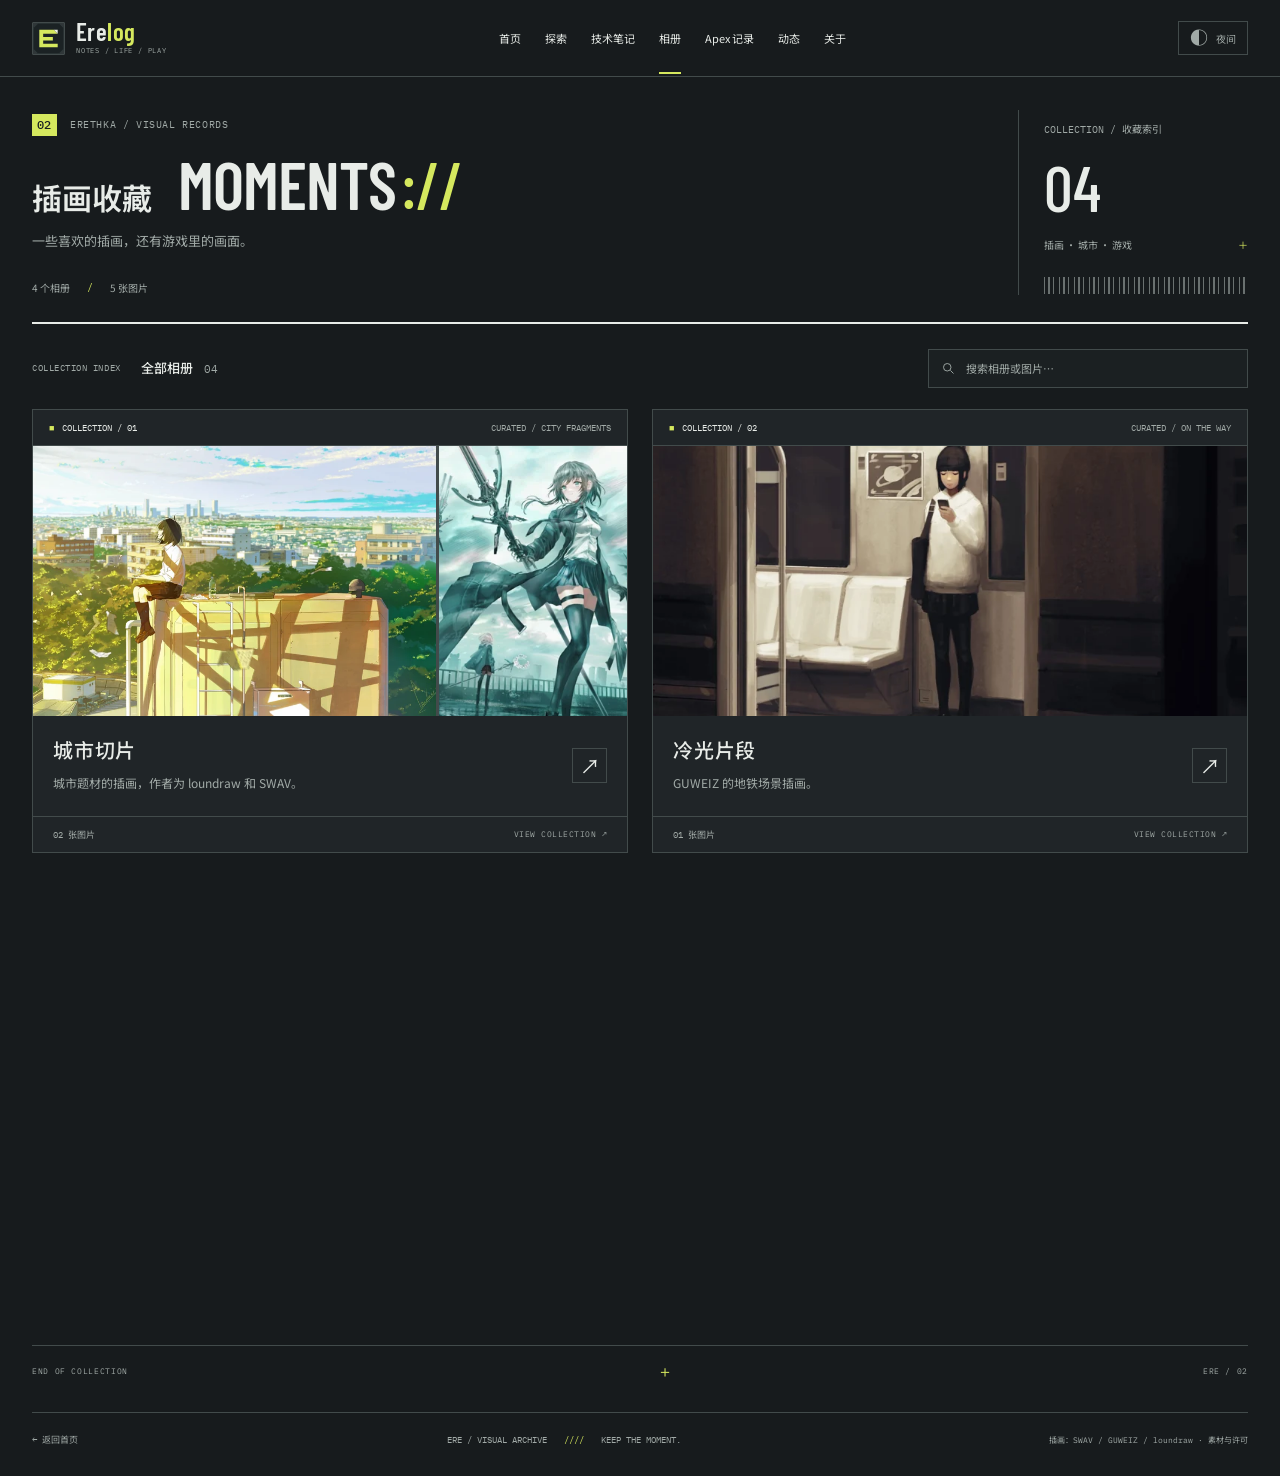
<file: photowall/index.html>
<!doctype html>
<html lang="zh-CN" data-theme="dark">
<head>
  <meta charset="UTF-8">
  <meta name="viewport" content="width=device-width, initial-scale=1">
  <meta name="theme-color" content="#171b1d">
  <meta name="description" content="收藏喜欢的插画和游戏画面，按相册浏览，查看原图与作者。">
  <title>插画收藏 · Erelog</title>
  <link rel="icon" href="../assets/favicon.ico?v=20261018-erelog" sizes="16x16 32x32 48x48"><link rel="icon" href="../assets/favicon.svg?v=20261018-erelog" type="image/svg+xml" sizes="any">
  <link rel="preconnect" href="https://fonts.googleapis.com">
  <link rel="preconnect" href="https://fonts.gstatic.com" crossorigin>
  <link href="https://fonts.googleapis.com/css2?family=Barlow+Condensed:wght@500;600;700&family=IBM+Plex+Mono:wght@400;500&family=Noto+Sans+SC:wght@400;500;600;700&display=swap" rel="stylesheet">
  <link rel="stylesheet" href="../base.css?v=20261018-erelog">
  <link rel="stylesheet" href="../site-polish.css?v=20261018-erelog">
  <link rel="stylesheet" href="photowall.css?v=20261018-erelog">
<link rel="canonical" href="https://erethka.github.io/ererethka-s-blog/photowall/"><meta property="og:type" content="website"><meta property="og:title" content="Erelog"><meta property="og:description" content="技术笔记、喜欢的插画，还有游戏里的日常。"><meta property="og:url" content="https://erethka.github.io/ererethka-s-blog/photowall/"><link rel="alternate" type="application/rss+xml" title="Erelog 站点更新" href="/ererethka-s-blog/feed.xml"><link rel="stylesheet" href="../motion.css?v=20261018-erelog"><script src="../navigation-motion.js?v=20261018-erelog"></script><meta property="og:site_name" content="Erelog"><link rel="apple-touch-icon" href="../assets/identity/apple-touch-icon.png?v=20261018-erelog" sizes="180x180"><meta name="application-name" content="Erelog"><meta name="apple-mobile-web-app-title" content="Erelog"></head>
<body data-route="photowall">
  <a class="photo-skip" href="#photoMain">跳到插画收藏</a>
  <header class="photo-nav">
    <div class="photo-nav-inner">
      <a class="photo-brand" href="../index.html" aria-label="返回首页"><span class="photo-brand-mark" aria-hidden="true"><img src="../assets/identity/erelog-mark.svg" alt="" width="32" height="32"></span><span><strong>Ere<span class="wordmark-accent">log</span></strong><small>NOTES / LIFE / PLAY</small></span></a>
      <nav class="photo-desktop-links" aria-label="主导航"><a href="../index.html">首页</a><a href="../explore/index.html">探索</a><a href="../dev/index.html">技术笔记</a><a class="active" href="index.html" aria-current="page">相册</a><a href="../apex/index.html">Apex 记录</a><a href="../updates/index.html">动态</a><a href="../index.html#about">关于</a></nav>
      <div class="photo-nav-actions"><button class="photo-theme-button" id="themeButton" type="button" aria-label="切换日夜主题"><span id="themeIcon" aria-hidden="true">◐</span><span id="themeLabel">日间</span></button><button class="photo-menu-button" id="menuButton" type="button" aria-label="打开导航" aria-controls="mobileLinks" aria-expanded="false">☰</button></div>
    </div>
    <nav class="photo-mobile-links" id="mobileLinks" aria-label="移动端导航"><a href="../index.html">首页</a><a href="../explore/index.html">探索</a><a href="../dev/index.html">技术笔记</a><a class="active" href="index.html" aria-current="page">相册</a><a href="../apex/index.html">Apex 记录</a><a href="../updates/index.html">动态</a><a href="../index.html#about">关于</a></nav>
  </header>
  <main class="photo-page" id="photoMain" tabindex="-1">
    <section class="photo-hero" aria-labelledby="photoTitle">
      <div class="photo-hero-copy"><span class="photo-kicker"><b class="photo-section-code">02</b> ERETHKA / VISUAL RECORDS</span><div class="photo-title-line"><h1 id="photoTitle">插画收藏</h1><span class="photo-word" aria-hidden="true">MOMENTS<span>://</span></span></div><p>一些喜欢的插画，还有游戏里的画面。</p><div class="photo-hero-meta"><span id="albumCount">0 个相册</span><span class="photo-meta-separator" aria-hidden="true">/</span><span id="photoCount">0 张图片</span></div></div>
      <div class="photo-hero-index"><span>COLLECTION / 收藏索引</span><strong id="collectionTotal">04</strong><div class="photo-index-foot"><span>插画 · 城市 · 游戏</span><i aria-hidden="true">＋</i></div><div class="photo-barcode" aria-hidden="true"></div></div>
    </section>
    <section class="photo-toolbar" aria-label="相册检索"><div class="photo-section-title"><span class="photo-kicker">COLLECTION INDEX</span><h2>全部相册 <span id="visibleAlbumCount">04</span></h2></div><label class="photo-search"><svg viewBox="0 0 24 24" aria-hidden="true"><circle cx="10" cy="10" r="6"/><path d="m15 15 5 5"/></svg><input id="photoSearch" type="search" aria-label="搜索相册" placeholder="搜索相册或图片…" autocomplete="off"></label></section>
    <section class="album-grid" id="albumGrid" aria-label="相册列表" aria-live="polite"></section>
    <p class="empty-state" id="emptyState" hidden>没有匹配的相册。试试其他关键词。</p>
    <div class="photo-end-line" aria-hidden="true"><span>END OF COLLECTION</span><span>＋</span><span>ERE / 02</span></div>
    <footer class="photo-footer"><a href="../index.html">← 返回首页</a><span>ERE / VISUAL ARCHIVE <b aria-hidden="true">////</b> KEEP THE MOMENT.</span><span>插画：SWAV / GUWEIZ / loundraw · <a href="../credits.html">素材与许可</a></span></footer>
  </main>
  <div class="album-modal" id="albumModal" aria-hidden="true"><section class="album-dialog" role="dialog" aria-modal="true" aria-labelledby="albumTitle" tabindex="-1"><header class="album-dialog-head"><div><span class="photo-kicker" id="albumDate">ALBUM</span><h2 id="albumTitle">相册</h2><p id="albumDescription"></p></div><button class="close-photo" id="closeAlbum" type="button" aria-label="关闭相册">×</button></header><div class="album-photo-grid" id="albumPhotoGrid"></div><div class="album-dialog-foot"><span>VISUAL RECORD / 点击画面查看原图</span><span>ESC 关闭</span></div></section></div>
  <div class="lightbox" id="lightbox" role="dialog" aria-modal="true" aria-label="照片查看器" aria-hidden="true" tabindex="-1"><div class="lightbox-topline"><span>IMAGE VIEWER / 查看图片</span><button type="button" id="copyPhotoLink">复制图片链接 ↗</button><a id="openOriginal" target="_blank" rel="noopener">打开原图 ↗</a></div><button class="lightbox-close" id="closeLightbox" type="button" aria-label="关闭照片查看器">×</button><button class="lightbox-arrow lightbox-prev" id="prevPhoto" type="button" aria-label="上一张">←</button><figure class="lightbox-figure"><img id="lightboxImage" alt=""><figcaption><div class="lightbox-artwork"><strong id="lightboxCaption"></strong><small id="artworkCredit" hidden></small><a id="artworkSource" target="_blank" rel="noopener" hidden>查看图源 ↗</a></div><span id="lightboxCounter"></span></figcaption></figure><button class="lightbox-arrow lightbox-next" id="nextPhoto" type="button" aria-label="下一张">→</button></div>
  <script src="photowall.js?v=20261018-erelog"></script>
<script src="../motion.js?v=20261018-erelog"></script></body>
</html>
</file>
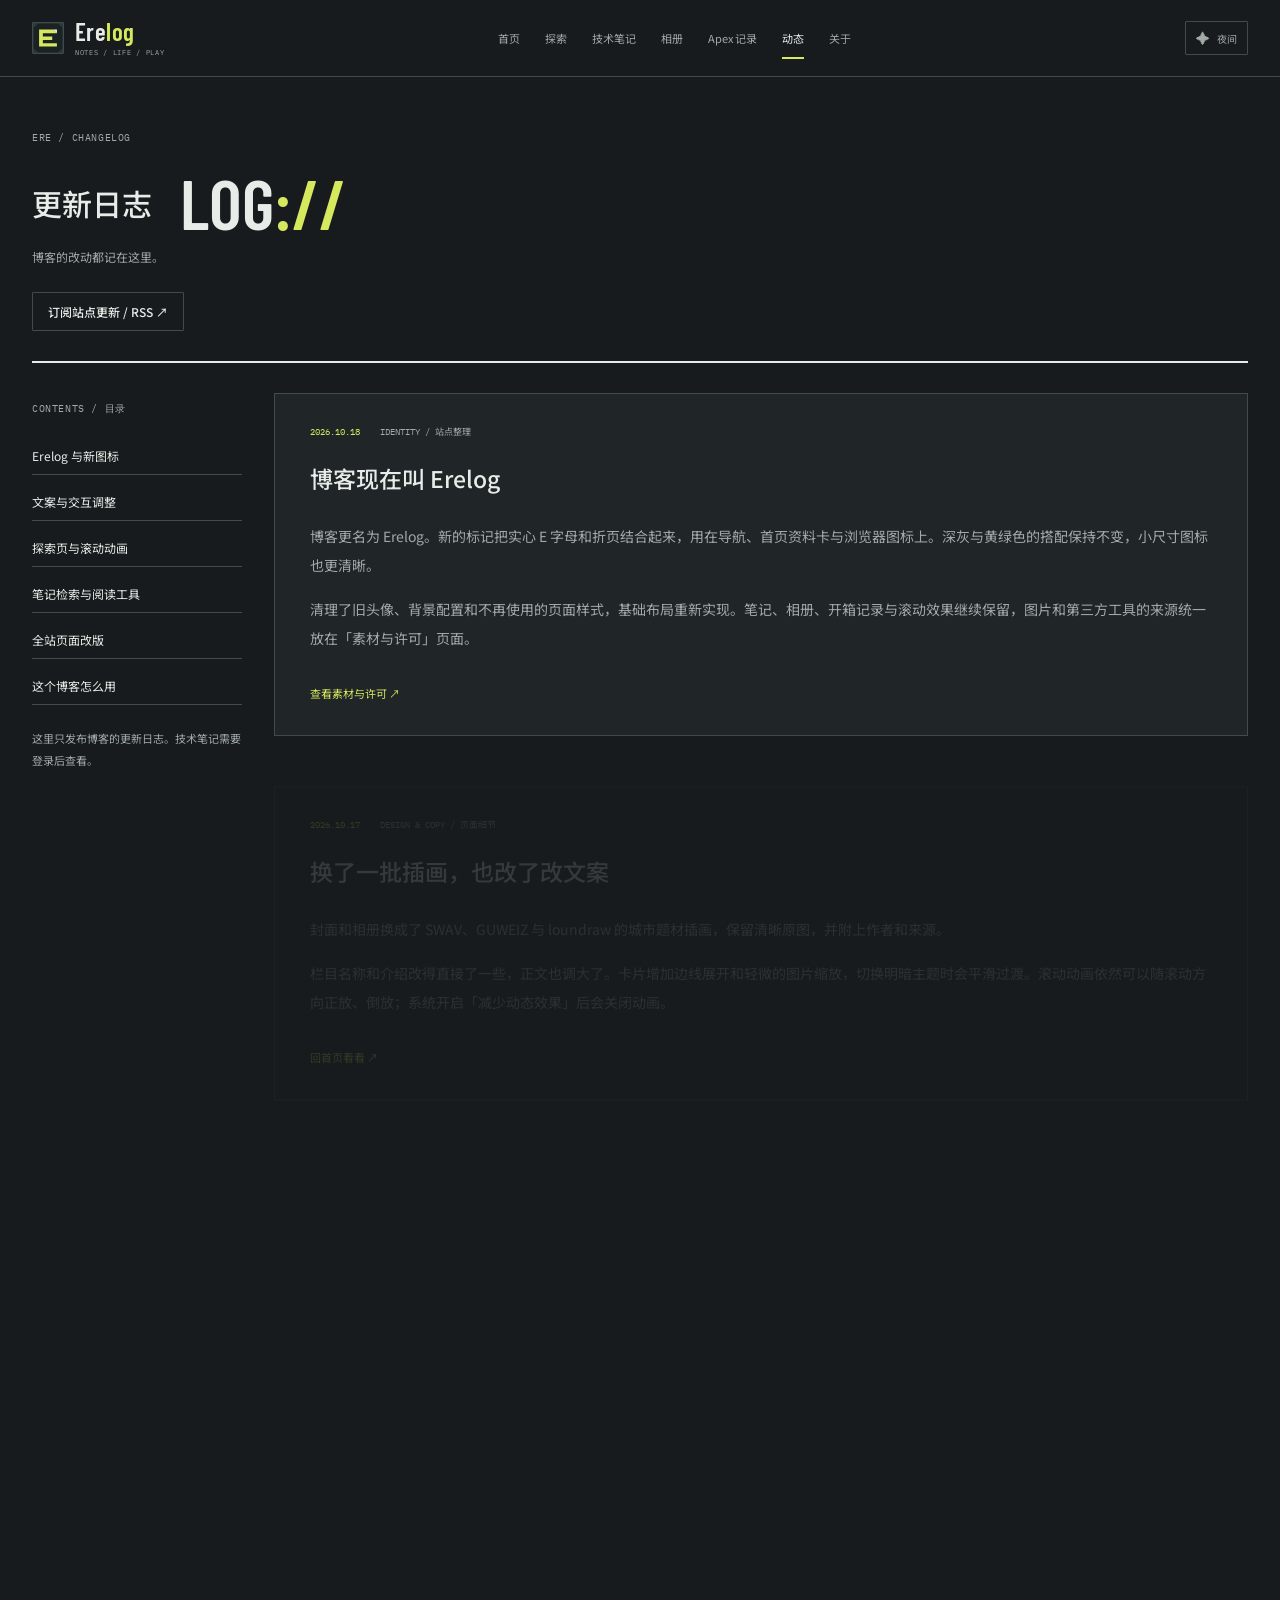
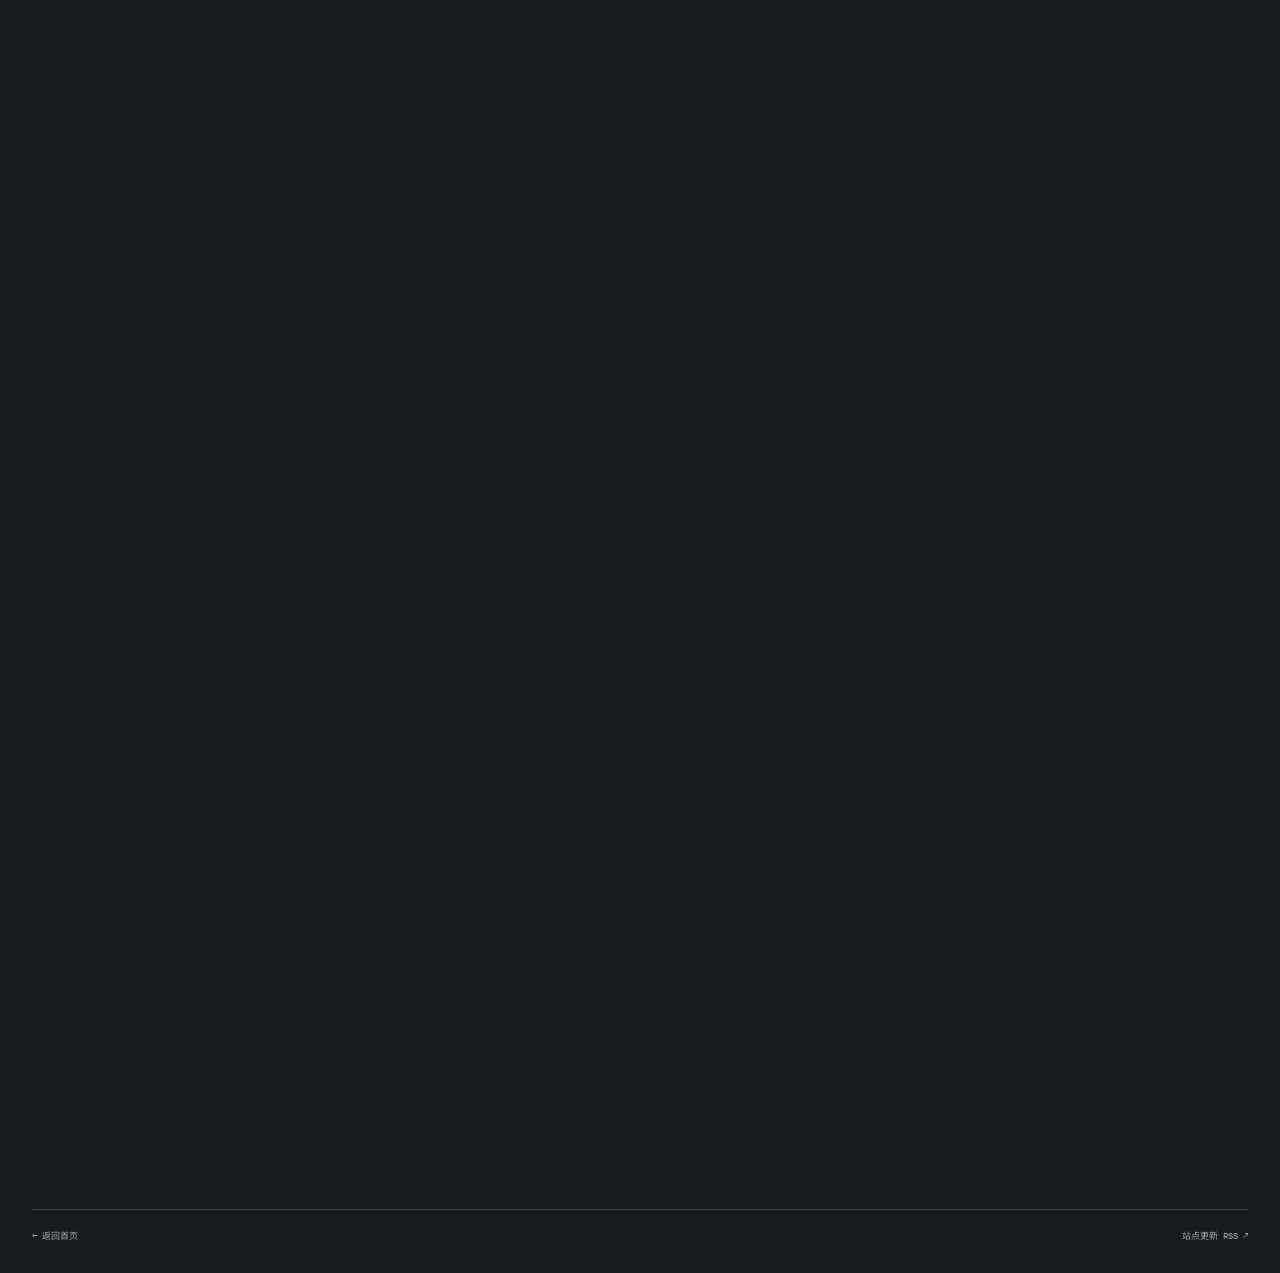
<file: updates/index.html>
<!doctype html>
<html lang="zh-CN" data-theme="dark"><head><meta charset="utf-8"><meta name="viewport" content="width=device-width,initial-scale=1"><meta name="theme-color" content="#171b1d"><meta name="description" content="博客的更新日志，以及笔记、相册和开箱记录的使用说明。"><title>更新日志与使用说明 · Erelog</title><link rel="canonical" href="https://erethka.github.io/ererethka-s-blog/updates/"><link rel="icon" href="../assets/favicon.ico?v=20261018-erelog" sizes="16x16 32x32 48x48"><link rel="icon" href="../assets/favicon.svg?v=20261018-erelog" sizes="any"><link rel="alternate" type="application/rss+xml" title="Erelog 站点更新" href="../feed.xml"><link rel="preconnect" href="https://fonts.googleapis.com"><link rel="preconnect" href="https://fonts.gstatic.com" crossorigin><link href="https://fonts.googleapis.com/css2?family=Barlow+Condensed:wght@500;600;700&family=IBM+Plex+Mono:wght@400;500&family=Noto+Sans+SC:wght@400;500;600;700&display=swap" rel="stylesheet"><link rel="stylesheet" href="../base.css?v=20261018-erelog"><link rel="stylesheet" href="../site-polish.css?v=20261018-erelog"><link rel="stylesheet" href="../dev/dev.css?v=20261018-erelog"><link rel="stylesheet" href="updates.css?v=20261018-erelog"><link rel="stylesheet" href="../motion.css?v=20261018-erelog"><script src="../navigation-motion.js?v=20261018-erelog"></script><meta property="og:site_name" content="Erelog"><link rel="apple-touch-icon" href="../assets/identity/apple-touch-icon.png?v=20261018-erelog" sizes="180x180"><meta name="application-name" content="Erelog"><meta name="apple-mobile-web-app-title" content="Erelog"></head><body data-route="updates"><a class="skip-link" href="#updatesMain">跳到更新记录</a>  <header class="site-nav" id="siteNav">
    <div class="nav-inner">
      <a class="brand" href="../index.html" data-nav="home" aria-label="返回首页"><span class="brand-mark" aria-hidden="true"><img src="../assets/identity/erelog-mark.svg" alt="" width="32" height="32"></span><span class="brand-copy"><strong>Ere<span class="wordmark-accent">log</span></strong><small>NOTES / LIFE / PLAY</small></span></a>
      <nav class="desktop-links" aria-label="主导航"><a href="../index.html" data-nav="home">首页</a><a href="../explore/index.html" data-nav="explore">探索</a><a href="../dev/index.html" data-nav="dev">技术笔记</a><a href="../photowall/index.html" data-nav="photowall">相册</a><a href="../apex/index.html" data-nav="apex">Apex 记录</a><a href="index.html" data-nav="updates">动态</a><a href="../index.html#about" data-nav="about">关于</a></nav>
      <div class="nav-actions"><button class="theme-button" id="themeButton" type="button" aria-label="切换日夜主题"><span id="themeIcon">✦</span><span id="themeLabel">夜间</span></button><button class="mobile-menu-button" id="mobileMenuButton" type="button" aria-label="打开导航" aria-controls="mobileLinks" aria-expanded="false">☰</button></div>
    </div>
    <nav class="mobile-links" id="mobileLinks" aria-label="移动端导航"><a href="../index.html" data-nav="home">首页</a><a href="../explore/index.html" data-nav="explore">探索</a><a href="../dev/index.html" data-nav="dev">技术笔记</a><a href="../photowall/index.html" data-nav="photowall">相册</a><a href="../apex/index.html" data-nav="apex">Apex 记录</a><a href="index.html" data-nav="updates">动态</a><a href="../index.html#about" data-nav="about">关于</a></nav>
  </header>

<main class="archive-page updates-page" id="updatesMain" tabindex="-1"><header class="updates-masthead"><span class="archive-label">ERE / CHANGELOG</span><div><h1>更新日志</h1><span aria-hidden="true">LOG<span>://</span></span></div><p>博客的改动都记在这里。</p><a class="outline-button" href="../feed.xml">订阅站点更新 / RSS ↗</a></header>
<div class="updates-layout"><aside class="updates-index"><span class="archive-label">CONTENTS / 目录</span><nav aria-label="动态与指南目录"><a href="#site-identity">Erelog 与新图标</a><a href="#blog-details">文案与交互调整</a><a href="#explore-motion">探索页与滚动动画</a><a href="#reading-tools">笔记检索与阅读工具</a><a href="#archive-design">全站页面改版</a><a href="#guide">这个博客怎么用</a></nav><p>这里只发布博客的更新日志。技术笔记需要登录后查看。</p></aside><div class="updates-content"><article id="site-identity" class="update-entry"><div class="update-meta"><time datetime="2026-10-18">2026.10.18</time><span>IDENTITY / 站点整理</span></div><h2>博客现在叫 Erelog</h2><p>博客更名为 Erelog。新的标记把实心 E 字母和折页结合起来，用在导航、首页资料卡与浏览器图标上。深灰与黄绿色的搭配保持不变，小尺寸图标也更清晰。</p><p>清理了旧头像、背景配置和不再使用的页面样式，基础布局重新实现。笔记、相册、开箱记录与滚动效果继续保留，图片和第三方工具的来源统一放在「素材与许可」页面。</p><a href="../credits.html">查看素材与许可 ↗</a></article><article id="blog-details" class="update-entry"><div class="update-meta"><time datetime="2026-10-17">2026.10.17</time><span>DESIGN &amp; COPY / 页面细节</span></div><h2>换了一批插画，也改了改文案</h2><p>封面和相册换成了 SWAV、GUWEIZ 与 loundraw 的城市题材插画，保留清晰原图，并附上作者和来源。</p><p>栏目名称和介绍改得直接了一些，正文也调大了。卡片增加边线展开和轻微的图片缩放，切换明暗主题时会平滑过渡。滚动动画依然可以随滚动方向正放、倒放；系统开启「减少动态效果」后会关闭动画。</p><a href="../index.html">回首页看看 ↗</a></article><article id="explore-motion" class="update-entry"><div class="update-meta"><time datetime="2026-10-17">2026.10.17</time><span>EXPLORE &amp; MOTION / 探索与动画</span></div><h2>探索页和滚动动画更新</h2><p>新增独立的探索页，可以从这里进入技术笔记、插画收藏、Apex 开箱记录和更新日志，也能直接打开相册。</p><p>标题、图片和细线会跟随滚动展开，向上滚动时收回。首页增加了图片与文字的错层移动，以及页面切换过渡。系统开启「减少动态效果」时，这些动画会关闭。</p><a href="../explore/index.html">去探索页看看 ↗</a></article>
<article id="reading-tools" class="update-entry"><div class="update-meta"><time datetime="2026-10-16">2026.10.16</time><span>CONTENT &amp; TOOLS / 内容与工具</span></div><h2>增加笔记检索与阅读工具</h2><p>首页可以查看最近的笔记。登录后支持搜索标题、分类和标签，也可以按月份筛选、调整排序。</p><p>阅读页和编辑预览共用 Markdown 渲染器，补齐表格、图片、嵌套列表、任务列表与文档间链接。阅读时可以定位目录、复制代码、查看进度，或者导出原文、打印为 PDF。</p><ul><li>相册可以直接进入对应图片，支持复制链接与打开原图。</li><li>Apex 记录增加 JSON 备份与重新同步，避免延迟请求覆盖刚录入的内容。</li><li>登录窗口支持关闭与重新进入，导航补上退出入口。</li><li>音乐播放器支持选择本地音频试听，文件只在当前浏览器播放。</li></ul><a href="../dev/index.html">进入技术笔记 ↗</a></article>
<article id="archive-design" class="update-entry"><div class="update-meta"><time datetime="2026-10-16">2026.10.16</time><span>DESIGN / 全站改版</span></div><h2>重新设计了博客页面</h2><p>首页、技术笔记、阅读页、相册和 Apex 页面重新设计，参考了《明日方舟》的平面风格，使用编号、细线和黄绿色点缀。</p><p>提供深色和浅色两套主题，也调整了手机上的布局。原有的笔记、相册和开箱记录功能都保留了下来。</p><a href="../index.html">回到首页看看 ↗</a></article>
<section id="guide" class="update-entry"><span class="archive-label">HELP / 使用说明</span><h2>使用说明</h2><div class="guide-grid"><article><span>01 / READ</span><h3>查找笔记</h3><p>在首页或技术笔记登录，使用标题搜索、分类、标签或月份缩小范围。选择记录后，点「独立阅读」进入专注阅读页。</p><a href="../dev/index.html">技术笔记 ↗</a></article><article><span>02 / WRITE</span><h3>编辑和导出笔记</h3><p>支持新建和导入 Markdown。在编辑／分栏中修改后点击保存；更多菜单可以导出当前文稿。阅读页还提供原文导出与打印。</p></article><article><span>03 / VIEW</span><h3>浏览相册</h3><p>按相册名、描述或图片标题搜索，点击画面进入灯箱。左右方向键切换，ESC 返回；图片链接可在刷新后继续定位。</p><a href="../photowall/index.html">插画收藏 ↗</a></article><article><span>04 / KEEP</span><h3>记录 Apex 开箱</h3><p>Apex 页面按开启数量统计 500 包循环。若同步失败，可以重新同步；导出备份会下载当前记录的 JSON 文件。真实记录需要登录后访问。</p><a href="../apex/index.html">Apex 开箱记录 ↗</a></article></div></section>
</div></div><footer class="archive-footer"><a href="../index.html">← 返回首页</a><a href="../feed.xml">站点更新 RSS ↗</a></footer></main><div id="toast" class="toast" role="status"></div><script src="../app.js?v=20261018-erelog"></script><script src="../motion.js?v=20261018-erelog"></script></body></html>
</file>
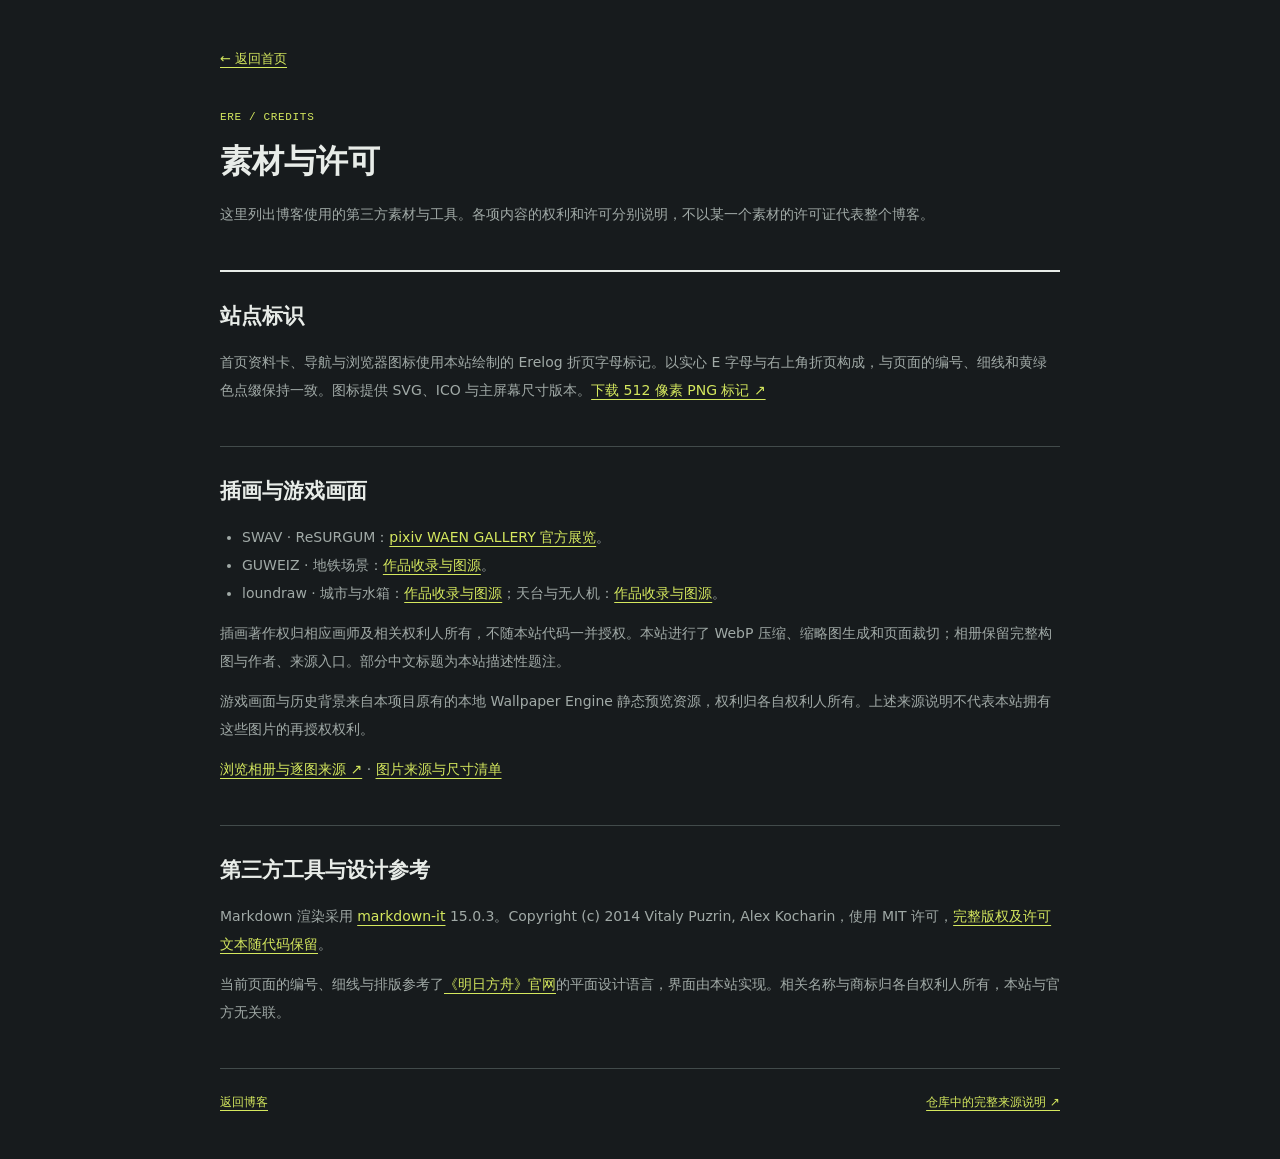
<file: credits.html>
<!doctype html>
<html lang="zh-CN" data-theme="dark">
<head>
  <meta charset="utf-8">
  <meta name="viewport" content="width=device-width,initial-scale=1">
  <meta name="description" content="博客使用的头像、插画和第三方库的来源、署名与许可说明。">
  <meta name="theme-color" content="#171b1d">
  <title>素材与许可 · Erelog</title>
  <link rel="canonical" href="https://erethka.github.io/ererethka-s-blog/credits.html">
  <link rel="icon" href="assets/favicon.ico?v=20261018-erelog" sizes="16x16 32x32 48x48"><link rel="icon" href="assets/favicon.svg?v=20261018-erelog" sizes="any">
  <link rel="stylesheet" href="site-polish.css?v=20261018-erelog">
  <style>
    *{box-sizing:border-box}body{margin:0;padding:48px 24px;font-family:system-ui,"Microsoft YaHei",sans-serif}
    main{width:min(840px,100%);margin:auto}header{padding-bottom:30px;border-bottom:2px solid var(--ark-text)}
    .back{display:inline-block;margin-bottom:40px;font-size:13px}.label{color:var(--ark-accent);font:11px/1.8 monospace;letter-spacing:.06em}
    h1{margin:12px 0 16px;font-size:32px;font-weight:600}h2{margin:0 0 18px;font-size:21px;font-weight:600}
    p,li{color:var(--ark-muted);font-size:14px;line-height:2;overflow-wrap:anywhere}p{margin:12px 0}
    section{padding:30px 0;border-bottom:1px solid var(--ark-line)}ul{padding-left:22px;margin:12px 0}
    a{color:var(--ark-accent);text-underline-offset:4px}a:hover{text-decoration-thickness:2px}code{font-size:12px}
    footer{padding-top:25px;display:flex;justify-content:space-between;gap:20px;font-size:12px}
    @media(max-width:480px){body{padding:28px 20px}h1{font-size:28px}.back{margin-bottom:30px}}
  </style>
  <script>try{document.documentElement.dataset.theme=localStorage.getItem('blog-theme')==='light'?'light':'dark';}catch{}</script>
<meta property="og:site_name" content="Erelog"><link rel="apple-touch-icon" href="assets/identity/apple-touch-icon.png?v=20261018-erelog" sizes="180x180"><meta name="application-name" content="Erelog"><meta name="apple-mobile-web-app-title" content="Erelog"></head>
<body>
<main>
  <header><a class="back" href="index.html">← 返回首页</a><div class="label">ERE / CREDITS</div><h1>素材与许可</h1><p>这里列出博客使用的第三方素材与工具。各项内容的权利和许可分别说明，不以某一个素材的许可证代表整个博客。</p></header>
  <section aria-labelledby="identityTitle"><h2 id="identityTitle">站点标识</h2><p>首页资料卡、导航与浏览器图标使用本站绘制的 Erelog 折页字母标记。以实心 E 字母与右上角折页构成，与页面的编号、细线和黄绿色点缀保持一致。图标提供 SVG、ICO 与主屏幕尺寸版本。<a href="assets/identity/erelog-icon-512.png">下载 512 像素 PNG 标记 ↗</a></p></section>
  <section aria-labelledby="artTitle"><h2 id="artTitle">插画与游戏画面</h2><ul><li>SWAV · ReSURGUM：<a href="https://pixiv-waengallery.com/exhibition/swav_resurgum/">pixiv WAEN GALLERY 官方展览</a>。</li><li>GUWEIZ · 地铁场景：<a href="https://wall.alphacoders.com/big.php?i=1116513">作品收录与图源</a>。</li><li>loundraw · 城市与水箱：<a href="https://www.zerochan.net/2118421">作品收录与图源</a>；天台与无人机：<a href="https://wall.alphacoders.com/big.php?i=742755">作品收录与图源</a>。</li></ul><p>插画著作权归相应画师及相关权利人所有，不随本站代码一并授权。本站进行了 WebP 压缩、缩略图生成和页面裁切；相册保留完整构图与作者、来源入口。部分中文标题为本站描述性题注。</p><p>游戏画面与历史背景来自本项目原有的本地 Wallpaper Engine 静态预览资源，权利归各自权利人所有。上述来源说明不代表本站拥有这些图片的再授权权利。</p><p><a href="photowall/index.html">浏览相册与逐图来源 ↗</a> · <a href="assets/artwork/sources.json">图片来源与尺寸清单</a></p></section>
  <section aria-labelledby="toolsTitle"><h2 id="toolsTitle">第三方工具与设计参考</h2><p>Markdown 渲染采用 <a href="https://github.com/markdown-it/markdown-it">markdown-it</a> 15.0.3。Copyright (c) 2014 Vitaly Puzrin, Alex Kocharin，使用 MIT 许可，<a href="assets/vendor/markdown-it.LICENSE">完整版权及许可文本随代码保留</a>。</p><p>当前页面的编号、细线与排版参考了<a href="https://ak.hypergryph.com/">《明日方舟》官网</a>的平面设计语言，界面由本站实现。相关名称与商标归各自权利人所有，本站与官方无关联。</p></section>
  <footer><a href="index.html">返回博客</a><a href="https://github.com/Erethka/ererethka-s-blog/blob/master/ATTRIBUTION.md">仓库中的完整来源说明 ↗</a></footer>
</main>
</body>
</html>
</file>
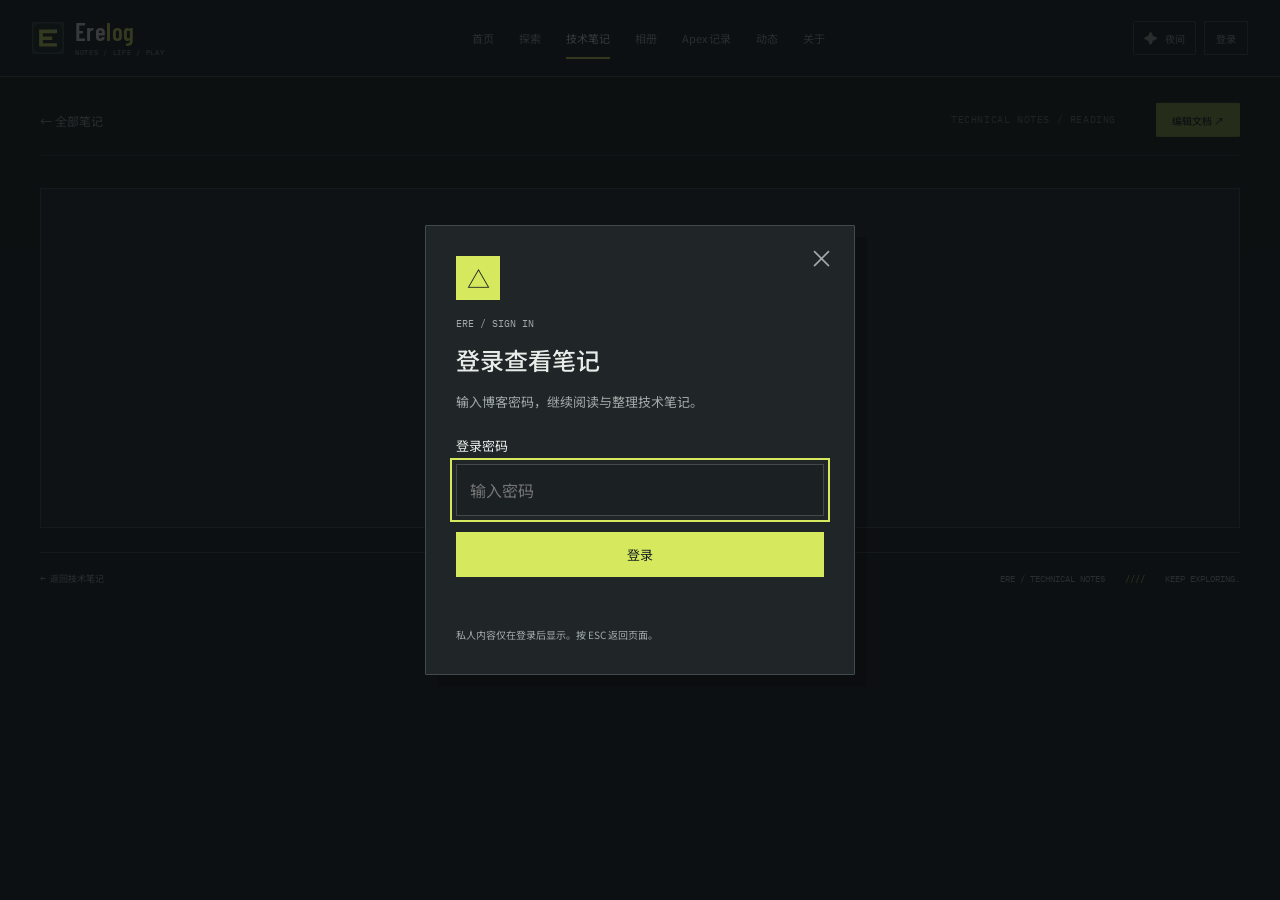
<file: dev/reader.html>
<!doctype html><html lang="zh-CN" data-theme="dark"><head><meta charset="UTF-8"><meta name="viewport" content="width=device-width, initial-scale=1"><meta name="theme-color" content="#171b1d"><link rel="icon" href="../assets/favicon.ico?v=20261018-erelog" sizes="16x16 32x32 48x48"><link rel="icon" href="../assets/favicon.svg?v=20261018-erelog" type="image/svg+xml" sizes="any"><link rel="preconnect" href="https://fonts.googleapis.com"><link rel="preconnect" href="https://fonts.gstatic.com" crossorigin><link href="https://fonts.googleapis.com/css2?family=Barlow+Condensed:wght@500;600;700&family=IBM+Plex+Mono:wght@400;500&family=Noto+Sans+SC:wght@400;500;600;700&display=swap" rel="stylesheet"><link rel="stylesheet" href="../base.css?v=20261018-erelog"><link rel="stylesheet" href="../site-polish.css?v=20261018-erelog"><link rel="stylesheet" href="dev.css?v=20261018-erelog"><link rel="stylesheet" href="reader.css?v=20261018-erelog"><title>笔记阅读 · Erelog</title><meta name="description" content="阅读开发与学习笔记。"><link rel="canonical" href="https://erethka.github.io/ererethka-s-blog/dev/reader.html"><meta name="robots" content="noindex,nofollow"><link rel="alternate" type="application/rss+xml" title="Erelog 站点更新" href="/ererethka-s-blog/feed.xml"><link rel="stylesheet" href="../motion.css?v=20261018-erelog"><script src="../navigation-motion.js?v=20261018-erelog"></script><meta property="og:site_name" content="Erelog"><link rel="apple-touch-icon" href="../assets/identity/apple-touch-icon.png?v=20261018-erelog" sizes="180x180"><meta name="application-name" content="Erelog"><meta name="apple-mobile-web-app-title" content="Erelog"></head><body data-route="reader"><a class="skip-link" href="#readerMain">跳到正文</a><header class="site-nav" id="siteNav"><div class="nav-inner"><a class="brand" href="../index.html" aria-label="返回首页"><span class="brand-mark" aria-hidden="true"><img src="../assets/identity/erelog-mark.svg" alt="" width="32" height="32"></span><span class="brand-copy"><strong>Ere<span class="wordmark-accent">log</span></strong><small>NOTES / LIFE / PLAY</small></span></a><nav class="desktop-links" aria-label="主导航"><a href="../index.html" data-nav="home">首页</a><a href="../explore/index.html" data-nav="explore">探索</a><a href="./index.html" data-nav="dev">技术笔记</a><a href="../photowall/index.html" data-nav="photowall">相册</a><a href="../apex/index.html" data-nav="apex">Apex 记录</a><a href="../updates/index.html" data-nav="updates">动态</a><a href="../index.html#about" data-nav="about">关于</a></nav><div class="nav-actions"><button class="theme-button" id="themeButton" type="button" aria-label="切换日夜主题"><span id="themeIcon">✦</span><span id="themeLabel">夜间</span></button><button class="mobile-menu-button" id="mobileMenuButton" type="button" aria-label="打开导航" aria-controls="mobileLinks" aria-expanded="false">☰</button></div></div><nav class="mobile-links" id="mobileLinks" aria-label="移动端导航"><a href="../index.html" data-nav="home">首页</a><a href="../explore/index.html" data-nav="explore">探索</a><a href="./index.html" data-nav="dev">技术笔记</a><a href="../photowall/index.html" data-nav="photowall">相册</a><a href="../apex/index.html" data-nav="apex">Apex 记录</a><a href="../updates/index.html" data-nav="updates">动态</a><a href="../index.html#about" data-nav="about">关于</a></nav></header><progress id="readingProgress" class="reading-progress" value="0" max="100" aria-label="阅读进度"></progress><main class="archive-page reader-page" id="readerMain" tabindex="-1"><div class="reader-toolbar"><a class="reader-back" href="index.html">← 全部笔记</a><span class="archive-label">TECHNICAL NOTES / READING</span><a id="editLink" class="archive-primary" href="index.html">编辑文档 ↗</a></div><section id="readerState" class="reader-state" role="status">正在读取笔记…</section><div id="readerLayout" class="reader-layout" hidden><aside class="reader-sidebar"><div class="reader-side-card"><div class="reader-side-label">CONTENTS <span>/ 目录</span></div><nav id="toc" class="reader-toc" aria-label="文章目录"></nav></div><div class="reader-side-card"><div class="reader-side-label">TAG INDEX <span>/ 标签</span></div><div id="tagIndex" class="reader-tags"></div></div><div class="reader-aside-note"><span class="archive-cross" aria-hidden="true">＋</span><span>Read. Think.<br>Build. Repeat.</span><div class="archive-barcode" aria-hidden="true"></div></div></aside><article class="reader-article"><header class="reader-header"><span class="archive-label">ERE / DEVELOPMENT RECORD</span><div id="docMeta" class="reader-meta"></div><h1 id="docTitle">技术笔记</h1><div class="reading-tools"><span id="readingStats"></span><button id="downloadDoc" type="button">导出原文 ↓</button><button id="printDoc" type="button">打印 / PDF</button></div><div id="docTags" class="reader-tags"></div></header><div id="articleBody" class="markdown-body"></div><footer class="reader-footer"><a id="prevDoc" class="reader-nav-card"><span>PREVIOUS / 上一篇</span><strong>—</strong></a><a id="nextDoc" class="reader-nav-card reader-nav-next"><span>NEXT / 下一篇</span><strong>—</strong></a></footer></article></div><footer class="archive-footer"><a href="index.html">← 返回技术笔记</a><span>ERE / TECHNICAL NOTES <span class="footer-slash">////</span> KEEP EXPLORING.</span></footer></main><script src="../assets/vendor/markdown-it-15.0.3.min.js"></script><script src="markdown.js?v=20261018-erelog"></script><script src="../apex-auth.js?v=20261018-erelog"></script><script src="../app.js?v=20261018-erelog"></script><script src="reader.js?v=20261018-erelog"></script><script src="../motion.js?v=20261018-erelog"></script></body></html>
</file>
<file: base.css>
/* Browser defaults and layout primitives for this static blog. */
*,*::before,*::after{box-sizing:border-box;}
html{min-height:100%;scroll-behavior:smooth;}
body{margin:0;min-height:100vh;-webkit-font-smoothing:antialiased;}
button,input,select,textarea{font:inherit;color:inherit;}
button{border:0;background:transparent;cursor:pointer;}
button:disabled{cursor:default;}
a{color:inherit;}
img{max-width:100%;}
[hidden]{display:none!important;}
.page-container{margin-inline:auto;}
.search-wrap{position:relative;}
.search-results{position:absolute;z-index:6;}
.social-row{display:flex;}
.social-row :is(a,button){display:grid;place-items:center;text-decoration:none;}
.primary-button,.outline-button{display:inline-flex;align-items:center;justify-content:center;gap:8px;padding:8px 16px;text-decoration:none;}
.outline-button{border:1px solid;}
.toast{position:fixed;inset:auto auto 24px 50%;visibility:hidden;opacity:0;pointer-events:none;transform:translate(-50%,8px);transition:opacity .2s,transform .2s,visibility .2s;}
.toast.show{visibility:visible;opacity:1;transform:translate(-50%,0);}
@media(prefers-reduced-motion:reduce){html{scroll-behavior:auto;}.toast{transition:none;}}
</file>
<file: site-polish.css>
/* Shared archive design: typography, palette, navigation and controls. */
:root {
  color-scheme: dark;
  --ark-bg:#171b1d; --ark-panel:#202528; --ark-paper:#252b2d; --ark-input:#1b2022;
  --ark-text:#e8ece8; --ark-muted:#a1aaa7; --ark-line:#424b4b; --ark-soft:#303739;
  --ark-yellow:#d5e85e; --ark-ink:#182021; --ark-accent:#d5e85e;
  --bg:var(--ark-bg); --bg-deep:var(--ark-bg); --text:var(--ark-text); --muted:var(--ark-muted); --muted-strong:var(--ark-text);
  --accent:var(--ark-accent); --accent-strong:var(--ark-yellow); --line:var(--ark-line); --line-soft:var(--ark-line);
  --glass:var(--ark-panel); --glass-strong:var(--ark-paper); --radius:1px; --shadow:none;
}
html[data-theme="light"] {
  color-scheme: light;
  --ark-bg:#e8ece7; --ark-panel:#f2f4ee; --ark-paper:#fcfdf8; --ark-input:#e9ede6;
  --ark-text:#252e2d; --ark-muted:#606d67; --ark-line:#b8c1b8; --ark-soft:#dfe5dc; --ark-accent:#526027;
  --bg:var(--ark-bg); --bg-deep:var(--ark-bg); --text:var(--ark-text); --muted:var(--ark-muted); --muted-strong:var(--ark-text);
  --accent:var(--ark-accent); --accent-strong:var(--ark-yellow); --line:var(--ark-line); --line-soft:var(--ark-line);
  --glass:var(--ark-panel); --glass-strong:var(--ark-paper); --radius:1px; --shadow:none;
}
body,html[data-theme="light"] body { color:var(--ark-text); background:var(--ark-bg); font-family:"Noto Sans SC","Microsoft YaHei",sans-serif; transition:none; }
::selection { color:var(--ark-ink); background:var(--ark-yellow); }
:focus-visible { outline:2px solid var(--ark-accent); outline-offset:4px; }
[id] { scroll-margin-top:100px; }
a,button,input,select,textarea { -webkit-tap-highlight-color:transparent; }
button,input,select,textarea { font-family:inherit; }
.ambient,.photo-ambient { display:none; }
.site-nav,html[data-theme="light"] .site-nav,.photo-nav,html[data-theme="light"] .photo-nav {
  position:fixed; inset:0 0 auto; z-index:50; color:var(--ark-text); border-bottom:1px solid var(--ark-line);
  background:var(--ark-bg); box-shadow:none; backdrop-filter:none; -webkit-backdrop-filter:none; transition:none;
}
.nav-inner,.photo-nav-inner { display:flex; align-items:center; justify-content:space-between; width:min(1280px,calc(100% - 64px)); height:76px; margin:0 auto; gap:24px; }
.brand,.photo-brand { display:inline-flex; align-items:center; gap:11px; min-width:0; color:var(--ark-text); text-decoration:none; }
.brand-copy strong,.photo-brand strong { display:block; font:600 13px/1.5 "Noto Sans SC",sans-serif; letter-spacing:.02em; white-space:nowrap; }
.brand-copy strong em,.photo-brand strong em { color:var(--ark-accent); font-style:normal; }
.brand-copy strong,.photo-brand strong{font:600 25px/1 "Barlow Condensed","Arial Narrow",sans-serif;letter-spacing:.015em;}
.wordmark-accent{color:var(--ark-accent);}
.brand-copy small,.photo-brand small { display:block; margin-top:4px; color:var(--ark-muted); font:400 7px/1.4 "IBM Plex Mono",Consolas,monospace; letter-spacing:.1em; }
.brand-mark,.photo-brand-mark { display:flex; align-items:center; justify-content:center; gap:3px; width:32px; height:32px; border:1px solid var(--ark-line); border-radius:1px; background:var(--ark-soft); transform:none; box-shadow:none; flex-shrink:0; }
.brand-mark img,.photo-brand-mark img { display:block; width:100%; height:100%; object-fit:contain; }
.desktop-links,.photo-desktop-links { display:flex; align-items:center; justify-content:center; gap:25px; font:400 11px/1.5 "Noto Sans SC",sans-serif; white-space:nowrap; }
.desktop-links a,.photo-desktop-links a,.mobile-links a,.photo-mobile-links a { color:var(--ark-muted); text-decoration:none; }
.desktop-links a,.photo-desktop-links a { position:relative; padding:10px 0; }.desktop-links a:hover,.photo-desktop-links a:hover,.desktop-links a.active,.photo-desktop-links a.active { color:var(--ark-text); }
.desktop-links a.active::after,.photo-desktop-links a.active::after { content:""; position:absolute; left:0; right:0; bottom:-3px; width:auto; height:2px; border-radius:0; background:var(--ark-accent); box-shadow:none; transform:none; }
.nav-actions,.photo-nav-actions { display:flex; align-items:center; gap:8px; }
.theme-button,.mobile-menu-button,.photo-theme-button,.photo-menu-button { display:inline-flex; align-items:center; justify-content:center; gap:7px; min-width:35px; height:34px; padding:0 10px; border:1px solid var(--ark-line); border-radius:1px; color:var(--ark-muted); background:transparent; font:400 10px/1.5 "Noto Sans SC",sans-serif; box-shadow:none; }
.theme-button span:first-child,.photo-theme-button span:first-child { color:var(--ark-muted); font-size:14px; }.theme-button:hover,.mobile-menu-button:hover,.photo-theme-button:hover,.photo-menu-button:hover { color:var(--ark-text); border-color:var(--ark-accent); background:var(--ark-soft); transform:none; }
.mobile-menu-button,.photo-menu-button { display:none; width:35px; padding:0; font-size:17px; }.mobile-links,.photo-mobile-links { display:none; }
.glass-card { border:1px solid var(--ark-line); border-radius:1px; background:var(--ark-panel); box-shadow:none; backdrop-filter:none; -webkit-backdrop-filter:none; transition:border-color .15s; }.glass-card:hover,html[data-theme="light"] .glass-card:hover { transform:none; box-shadow:none; }
.primary-button,.outline-button { min-height:38px; border-radius:1px; box-shadow:none; font-size:12px; font-weight:500; text-shadow:none; }.primary-button { background:var(--ark-yellow); color:var(--ark-ink); }.primary-button:hover { background:#e1f078; transform:none; box-shadow:none; }.outline-button { color:var(--ark-text); border-color:var(--ark-line); background:transparent; }.outline-button:hover { border-color:var(--ark-accent); background:var(--ark-soft); }
.toast { z-index:10001; max-width:calc(100vw - 32px); padding:12px 17px; border:1px solid var(--ark-line); border-radius:1px; color:var(--ark-text); background:var(--ark-paper); box-shadow:6px 6px 0 rgba(0,0,0,.12); font:400 12px/1.8 "Noto Sans SC",sans-serif; }
.skip-link { position:fixed; left:16px; top:-80px; z-index:10002; padding:12px 18px; border:1px solid var(--ark-line); border-radius:1px; color:var(--ark-text); background:var(--ark-paper); text-decoration:none; }.skip-link:focus { top:12px; }
body .apex-auth-card { color:var(--ark-text); background:var(--ark-panel); border:1px solid var(--ark-line); border-radius:1px; box-shadow:10px 10px 0 rgba(0,0,0,.15); }
body #apexAuthModal { background:rgba(10,14,15,.8); backdrop-filter:none; }
body .apex-auth-card h2 { font-weight:500; }.apex-auth-card .apex-auth-lock { color:var(--ark-ink); background:var(--ark-yellow); border-radius:1px; }.apex-auth-card .apex-auth-kicker { margin-top:17px; color:var(--ark-muted); opacity:1; font:400 10px "IBM Plex Mono",monospace; }.apex-auth-card .apex-auth-copy { color:var(--ark-muted); opacity:1; font-size:13px; line-height:1.9; }.apex-auth-card input { border-radius:1px; color:var(--ark-text); background:var(--ark-input); border-color:var(--ark-line); }.apex-auth-card .apex-auth-submit { border-radius:1px; color:var(--ark-ink); background:var(--ark-yellow); border:0; }
@media(max-width:1080px) {
  .desktop-links,.photo-desktop-links { display:none; }.mobile-menu-button,.photo-menu-button { display:inline-flex; }
  .mobile-links.open,.photo-mobile-links.open { display:flex; flex-wrap:wrap; gap:8px; padding:0 24px 16px; }
  .mobile-links a,.photo-mobile-links a { padding:10px 13px; border:1px solid var(--ark-line); border-radius:1px; font-size:12px; }
}
@media(max-width:720px) {
  .site-nav,.photo-nav { position:sticky; }.nav-inner,.photo-nav-inner { width:calc(100% - 32px); height:66px; gap:10px; }.brand,.photo-brand { gap:8px; }
  .brand-copy strong,.photo-brand strong { font-size:12px; }.brand-copy small,.photo-brand small { font-size:6px; }.brand-mark,.photo-brand-mark { width:29px; height:29px; }
  .brand-copy strong,.photo-brand strong{font-size:23px;}
  .theme-button,.photo-theme-button { min-width:34px; width:34px; padding:0; }.theme-button span:last-child,.photo-theme-button span:last-child { display:none; }.nav-actions,.photo-nav-actions { gap:7px; }
  .mobile-menu-button,.photo-menu-button { width:34px; min-width:34px; }
}
@media(prefers-reduced-motion:reduce) { html { scroll-behavior:auto; }*,*::before,*::after { animation-duration:.01ms!important; transition-duration:.01ms!important; } }
/* Complete archive interactions. */
.session-button { min-height:34px;padding:0 11px;border:1px solid var(--ark-line);border-radius:1px;color:var(--ark-muted);background:transparent;font-size:10px;white-space:nowrap;cursor:pointer; }
.session-button:hover { color:var(--ark-text);border-color:var(--ark-accent); }
#apexAuthModal {position:fixed;inset:0;z-index:9999;display:grid;place-items:center;padding:20px;overflow:auto;}#apexAuthModal[hidden]{display:none;}
.apex-auth-card {position:relative;box-sizing:border-box;width:min(430px,100%);padding:30px;}
.apex-auth-card h2 {margin:12px 0;font-size:26px;line-height:1.5;}.apex-auth-lock{display:grid;place-items:center;width:44px;height:44px;font-size:23px;}.apex-auth-copy{margin:0 0 22px;}
.apex-auth-card label {display:block;font-size:13px;}.apex-auth-card input {box-sizing:border-box;width:100%;margin-top:9px;padding:13px;border:1px solid;font-size:16px;}.apex-auth-actions{display:flex;margin-top:16px;}.apex-auth-submit{width:100%;padding:13px;font-size:13px;cursor:pointer;}.apex-auth-status{min-height:20px;font-size:12px;line-height:1.8;color:#ba5e50;}.auth-close{position:absolute;top:12px;right:14px;border:0;background:transparent;color:var(--ark-muted);font-size:25px;cursor:pointer;}.auth-footnote{margin:16px 0 0;color:var(--ark-muted);font-size:10px;line-height:1.9;}
body .apex-auth-card input {border-color:var(--ark-line);background:var(--ark-input);color:var(--ark-text);}.apex-auth-submit:disabled{opacity:.5;cursor:wait;}
.back-top {position:fixed;right:24px;bottom:24px;z-index:45;min-height:39px;padding:0 13px;border:1px solid var(--ark-line);border-radius:1px;background:var(--ark-panel);color:var(--ark-text);font-size:11px;cursor:pointer;}.back-top[hidden]{display:none;}
@media(max-width:720px){.nav-actions>.session-button{display:none;}.mobile-links .session-button{padding:10px 13px;font-size:12px;}.back-top{right:16px;bottom:16px;}}
</file>
<file: styles-polish.css>
/* Personal archive homepage. Flat image plates and numbered, ruled sections. */
body[data-route="home"] { --home-text:var(--ark-text); --home-muted:var(--ark-muted); --home-line:var(--ark-line); --home-panel:var(--ark-panel); --home-accent:var(--ark-accent); }
.home-redesign { width:min(1280px,calc(100% - 64px)); padding:111px 0 28px; color:var(--ark-text); }
.home-redesign h1,.home-redesign h2,.home-redesign h3,.home-redesign p { margin:0; }.home-redesign a { text-decoration:none; }
.home-redesign svg { width:21px; height:21px; fill:none; stroke:currentColor; stroke-width:1.5; stroke-linecap:square; stroke-linejoin:miter; }
.home-panel { border:1px solid var(--ark-line); border-radius:1px; background:var(--ark-panel); box-shadow:none; }
.home-kicker { display:inline-flex; align-items:center; gap:8px; color:var(--ark-muted); font:400 10px/1.7 "IBM Plex Mono",Consolas,monospace; letter-spacing:.05em; }
.small-dot { display:inline-block; width:5px; height:5px; flex-shrink:0; background:var(--ark-accent); border-radius:0; }
.home-heading { display:flex; justify-content:space-between; align-items:center; gap:30px; margin-bottom:23px; padding-bottom:19px; border-bottom:1px solid var(--ark-line); }
.home-heading p { display:flex; align-items:baseline; gap:19px; margin-top:8px; font-size:19px; font-weight:500; letter-spacing:.06em; }.home-heading-code { color:var(--ark-muted); font:400 9px "IBM Plex Mono",monospace; letter-spacing:.06em; }
.home-search { width:300px; margin:0; flex-shrink:0; }
.home-search-box { display:flex; align-items:center; gap:11px; min-height:43px; padding:0 13px; border:1px solid var(--ark-line); border-radius:0; background:var(--ark-input); }
.home-search-box svg { width:16px; height:16px; flex-shrink:0; color:var(--ark-muted); }
.home-search-box input { flex:1; min-width:0; width:100%; padding:0; border:0; outline:0; background:transparent; color:var(--ark-text); font-size:11px; line-height:1.8; }.home-search-box input::placeholder { color:var(--ark-muted); }
.home-search-box kbd { color:var(--ark-muted); font:400 9px "IBM Plex Mono",monospace; white-space:nowrap; }.home-search-box:focus-within { border-color:var(--ark-accent); }
.home-search-results { inset:50px 0 auto; padding:5px; border:1px solid var(--ark-line); border-radius:0; background:var(--ark-paper); box-shadow:6px 6px 0 rgba(0,0,0,.12); backdrop-filter:none; }
.home-search-results .search-result { display:flex; flex-direction:column; gap:5px; padding:13px; border-radius:0; color:var(--ark-text); font-size:12px; }.home-search-results .search-result:hover { background:var(--ark-soft); }.home-search-results .search-result strong { font-weight:500; }.home-search-results small { font-size:10px; color:var(--ark-muted); }
.home-hero { display:grid; grid-template-columns:310px minmax(0,1fr); gap:18px; margin-bottom:36px; }
.profile-panel { position:relative; display:flex; flex-direction:column; padding:27px; }.profile-panel::after { content:"＋"; position:absolute; right:12px; bottom:10px; color:var(--ark-muted); font:400 11px "IBM Plex Mono",monospace; }
.profile-intro { display:flex; align-items:center; justify-content:space-between; gap:12px; margin-bottom:29px; }
.hero-avatar { position:relative; width:63px; height:63px; flex-shrink:0; border:1px solid var(--ark-line); background:var(--ark-panel) url("assets/identity/erelog-mark.svg") center/contain no-repeat; }
.profile-status { display:flex; align-items:center; gap:6px; color:var(--ark-muted); font-size:9px; white-space:nowrap; }.profile-status i { width:4px; height:4px; background:var(--ark-accent); }
.hero-greeting { color:var(--ark-muted); font:400 9px/1.6 "IBM Plex Mono",monospace; letter-spacing:.07em; }
.profile-panel h1 { margin:7px 0 16px; font:600 55px/1.1 "Barlow Condensed","Arial Narrow",sans-serif; letter-spacing:-.02em; }.profile-panel h1>span { color:var(--ark-accent); }
.hero-intro { color:var(--ark-muted); font-size:12px; line-height:2; }
.interest-tags { display:flex; gap:7px; margin:20px 0 27px; }.interest-tags span { padding:5px 8px; color:var(--ark-muted); border:1px solid var(--ark-line); border-radius:0; font-size:10px; }
.profile-bottom-line { display:flex; align-items:center; justify-content:space-between; gap:8px; margin-top:auto; padding:18px 0 8px; border-top:1px solid var(--ark-line); }.profile-bottom-line>span { color:var(--ark-muted); font:400 8px "IBM Plex Mono",monospace; }
.social-row { gap:6px; align-self:auto; }.social-row a,.social-row button { width:29px; height:29px; border:1px solid var(--ark-line); border-radius:0; background:transparent; color:var(--ark-muted); font:400 9px "IBM Plex Mono",monospace; }.social-row a:hover,.social-row button:hover { border-color:var(--ark-accent); background:var(--ark-soft); color:var(--ark-text); transform:none; }.social-row svg { width:15px; height:15px; }
.garden-cover { position:relative; isolation:isolate; overflow:hidden; min-height:420px; padding:28px 33px; border:1px solid var(--ark-line); border-radius:1px; background:#252d2f; color:#f4f6ee; }
.garden-cover>img { position:absolute; inset:0; z-index:-3; width:100%; height:100%; object-fit:cover; object-position:58% center; filter:saturate(.65); opacity:1; }
.cover-shade { position:absolute; inset:0; z-index:-2; background:linear-gradient(90deg,#171b1d 0%,#171b1d 29%,rgba(23,27,29,.7) 45%,rgba(23,27,29,.03) 73%),linear-gradient(0deg,rgba(23,27,29,.45),transparent 55%); }
.garden-cover::before { content:"FIELD NOTES"; position:absolute; right:18px; bottom:38px; z-index:-1; max-width:60%; color:rgba(244,246,238,.09); font:600 clamp(65px,8vw,120px)/.85 "Barlow Condensed",sans-serif; letter-spacing:-.02em; text-align:right; }
.cover-top { display:flex; justify-content:space-between; align-items:center; gap:20px; color:#d8dfd5; font:400 9px/1.5 "IBM Plex Mono",monospace; letter-spacing:.05em; }.cover-star { font:400 25px/1 "IBM Plex Mono",monospace; color:var(--ark-yellow); }
.cover-copy { margin:44px 0 34px; }.cover-eyebrow { color:#c9d1c6; font-size:11px; letter-spacing:.18em; }.cover-copy h2 { margin:13px 0 18px; font-size:clamp(32px,3.3vw,46px); line-height:1.45; font-weight:500; letter-spacing:.04em; }.cover-copy p { color:#c9d1c6; font-size:11px; line-height:1.9; }
.cover-link { display:inline-flex; align-items:center; gap:28px; margin-top:24px; padding:11px 15px; border:1px solid var(--ark-yellow); border-radius:0; color:var(--ark-ink); background:var(--ark-yellow); font-size:11px; }.cover-link>span { font-size:16px; }.cover-link:hover { background:#e1f078; }
.cover-footnote { position:absolute; right:24px; bottom:18px; color:#bdc9be; font:400 8px/1.5 "IBM Plex Mono",monospace; letter-spacing:.05em; }
.section-heading { display:flex; align-items:end; justify-content:space-between; gap:20px; margin:0 0 18px; padding-top:16px; border-top:2px solid var(--ark-text); }.section-heading h2 { margin-top:7px; font-size:23px; line-height:1.6; font-weight:500; letter-spacing:.02em; }.section-heading h2>span { margin-left:9px; color:var(--ark-muted); font:400 10px "IBM Plex Mono",monospace; }.section-aside { color:var(--ark-muted); font-size:11px; line-height:1.8; }.section-more { color:var(--ark-muted); font-size:11px; line-height:1.8; }.section-more>span { margin-left:15px; color:var(--ark-accent); font-size:18px; }
.destination-grid { display:grid; grid-template-columns:repeat(3,minmax(0,1fr)); gap:18px; }.destination-card { position:relative; padding:23px 24px 20px; }.destination-card:hover { border-color:var(--ark-accent); background:var(--ark-paper); }.destination-card::after { content:""; position:absolute; top:-1px; left:-1px; width:16px; height:2px; background:var(--ark-accent); }
.destination-top { display:flex; align-items:center; gap:11px; margin-bottom:22px; }.destination-icon { display:grid; place-items:center; width:37px; height:37px; flex-shrink:0; border:1px solid var(--ark-line); border-radius:0; background:var(--ark-soft); color:var(--ark-accent); }.destination-label { color:var(--ark-muted); font:400 8px/1.7 "IBM Plex Mono",monospace; letter-spacing:.03em; }.card-arrow { margin-left:auto; color:var(--ark-muted); font-size:20px; font-weight:400; }.destination-card h3 { margin-bottom:10px; font-size:19px; font-weight:500; line-height:1.7; }.destination-card p { color:var(--ark-muted); font-size:12px; line-height:1.9; }.destination-foot { display:flex; justify-content:space-between; gap:10px; margin-top:24px; padding-top:14px; border-top:1px solid var(--ark-line); color:var(--ark-muted); font-size:10px; line-height:1.8; }.destination-foot>span:last-child { color:var(--ark-accent); white-space:nowrap; }
.home-photo-strip { margin:36px 0; }.photo-mosaic { display:grid; grid-template-columns:1.15fr 1fr 1fr; gap:18px; }.photo-tile { display:flex; flex-direction:column; min-width:0; height:270px; overflow:hidden; color:var(--ark-text); border:1px solid var(--ark-line); border-radius:0; background:var(--ark-panel); }.photo-tile>img { width:100%; height:203px; min-height:0; object-fit:cover; filter:saturate(.7); }.photo-tile:first-child>img { object-position:center 30%; }.photo-tile:hover { border-color:var(--ark-accent); }.photo-tile:hover>img { filter:saturate(1); }.photo-caption { display:flex; justify-content:space-between; align-items:center; gap:15px; padding:13px 17px; border-top:1px solid var(--ark-line); }.photo-caption small { display:block; margin-bottom:5px; color:var(--ark-muted); font:400 8px/1 "IBM Plex Mono",monospace; letter-spacing:.05em; }.photo-caption strong { font-size:14px; font-weight:400; }.photo-caption>span:last-child { color:var(--ark-accent); font-size:19px; }
.slow-grid { display:grid; grid-template-columns:1.1fr 1fr; gap:18px; margin-bottom:36px; }.moment-card { position:relative; padding:27px 30px; }.moment-card::after { content:"＋"; position:absolute; right:15px; bottom:12px; color:var(--ark-muted); font:400 12px "IBM Plex Mono",monospace; }.quote-mark { display:none; }.moment-card h2 { margin:24px 0 15px; font-size:21px; font-weight:400; line-height:1.85; letter-spacing:.02em; }.moment-card p { color:var(--ark-muted); font-size:11px; line-height:2; }.moment-card p>span { display:block; }.note-signature { display:block; margin-top:20px; color:var(--ark-muted); font:400 10px "IBM Plex Mono",monospace; }
.side-stack { display:grid; grid-template-rows:1fr 1fr; gap:18px; }.theme-feature { display:flex; align-items:center; gap:20px; width:100%; padding:23px; text-align:left; color:var(--ark-text); }.theme-feature:hover { border-color:var(--ark-accent); }.theme-feature strong { display:block; margin:5px 0; font-size:16px; font-weight:400; }.theme-feature small { color:var(--ark-muted); font-size:11px; }.theme-orb { display:grid; place-items:center; width:50px; height:50px; flex-shrink:0; margin:0; color:var(--ark-accent); border:1px solid var(--ark-line); border-radius:0; background:var(--ark-soft); font-size:25px; box-shadow:none; }
.home-music { display:flex; align-items:center; gap:20px; padding:23px; }.home-music h2 { margin:5px 0; font-size:16px; font-weight:400; }.home-music p { color:var(--ark-muted); font-size:11px; }.music-disc { display:grid; place-items:center; width:50px; height:50px; flex-shrink:0; border:1px solid var(--ark-line); border-radius:50%; background:repeating-radial-gradient(circle,#202528 0 2px,#3d4645 3px 4px); }.music-disc>span { display:grid; place-items:center; width:19px; height:19px; color:var(--ark-ink); background:var(--ark-yellow); border-radius:50%; font-size:13px; }.music-open { display:grid; place-items:center; width:31px; height:31px; flex-shrink:0; margin-left:auto; border:1px solid var(--ark-line); color:var(--ark-accent); font-size:18px; }.music-open:hover { background:var(--ark-soft); }
.home-about { display:grid; grid-template-columns:1fr 1.25fr auto; align-items:center; gap:30px; padding:26px 0 31px; border-top:2px solid var(--ark-text); border-bottom:1px solid var(--ark-line); }.home-about h2 { margin-top:10px; font-size:19px; font-weight:400; line-height:1.7; }.home-about p { color:var(--ark-muted); font-size:11px; line-height:2; }.home-about>a { color:var(--ark-accent); font-size:11px; white-space:nowrap; }
.home-redesign .site-footer { display:flex; align-items:center; justify-content:space-between; gap:25px; padding:24px 0 0; color:var(--ark-muted); font:400 9px/1.8 "IBM Plex Mono","Noto Sans SC",sans-serif; }.site-footer>div { display:flex; flex-direction:column; gap:7px; }.footer-name { color:var(--ark-text); font-size:11px; font-weight:500; }.site-footer .footer-right { align-items:flex-end; }.footer-time { display:flex; align-items:center; gap:7px; font-size:8px; letter-spacing:.05em; }.footer-time #clock { font-variant-numeric:tabular-nums; }.site-footer b { font-weight:400; }.site-footer a { color:inherit; text-decoration:underline; text-underline-offset:3px; }
@media(max-width:1080px) { .home-redesign { width:calc(100% - 40px); }.home-hero { grid-template-columns:285px minmax(0,1fr); }.profile-panel { padding:24px; }.destination-card { padding:20px; }.destination-top { flex-wrap:wrap; }.destination-label { font-size:8px; }.destination-foot { flex-wrap:wrap; }.home-about { grid-template-columns:1fr 1.25fr; }.home-about>a { grid-column:2; } }
@media(max-width:800px) { .home-hero { grid-template-columns:260px minmax(0,1fr); gap:15px; }.profile-panel { padding:22px; }.profile-intro { gap:9px; }.profile-status { font-size:8px; }.profile-panel h1 { font-size:50px; }.hero-intro { font-size:11px; }.garden-cover { padding:25px; }.cover-copy h2 { font-size:34px; }.cover-footnote { display:none; }.destination-grid,.photo-mosaic { gap:12px; }.destination-card { padding:17px; }.destination-icon { width:33px; height:33px; }.destination-label { order:3; width:100%; }.destination-card h3 { font-size:17px; }.destination-card p { font-size:11px; }.destination-foot { font-size:9px; }.photo-tile { height:236px; }.photo-tile>img { height:169px; }.moment-card { padding:24px; }.moment-card h2 { font-size:18px; }.theme-feature,.home-music { gap:13px; padding:19px; }.home-music h2 { font-size:14px; }.home-music .home-kicker,.theme-feature .home-kicker { font-size:8px; }.home-music p { font-size:10px; } }
@media(max-width:640px) { .home-redesign { width:calc(100% - 32px); padding-top:27px; }.home-heading { align-items:stretch; flex-direction:column; gap:18px; margin-bottom:18px; padding-bottom:18px; }.home-heading p { margin-top:9px; font-size:18px; }.home-heading .home-kicker { font-size:8px; }.home-search { width:100%; }.home-search-box input { font-size:16px; }.home-hero { grid-template-columns:1fr; gap:15px; margin-bottom:28px; }.profile-panel { padding:24px; }.profile-intro { margin-bottom:21px; }.profile-status { font-size:10px; }.profile-panel h1 { font-size:58px; margin-bottom:14px; }.hero-intro { font-size:12px; }.interest-tags { margin:19px 0 24px; }.profile-bottom-line { padding-bottom:5px; }.profile-bottom-line>span { font-size:9px; }.garden-cover { min-height:360px; padding:25px; }.cover-copy { margin:34px 0 20px; }.cover-copy h2 { font-size:37px; }.cover-copy p { font-size:10px; }.garden-cover::before { font-size:85px; bottom:22px; right:16px; }.cover-link { gap:25px; margin-top:20px; }.section-heading { gap:15px; padding-top:14px; }.section-heading h2 { font-size:21px; }.section-heading .home-kicker { font-size:8px; }.section-aside { display:none; }.section-more { font-size:10px; }.section-more>span { margin-left:6px; }.destination-grid { grid-template-columns:1fr; gap:13px; }.destination-card { padding:22px; }.destination-top { flex-wrap:nowrap; margin-bottom:17px; }.destination-label { order:0; width:auto; font-size:8px; }.destination-card h3 { font-size:19px; }.destination-card p { font-size:12px; }.destination-card p br { display:none; }.destination-foot { flex-wrap:nowrap; margin-top:19px; font-size:10px; }.home-photo-strip { margin:28px 0; }.photo-mosaic { grid-template-columns:1fr 1fr; gap:12px; }.photo-tile { height:227px; }.photo-tile>img { height:160px; }.photo-tile:first-child { grid-column:1/-1; height:300px; }.photo-tile:first-child>img { height:233px; }.photo-caption { padding:12px; }.photo-caption small { font-size:7px; }.photo-caption strong { font-size:13px; }.slow-grid { grid-template-columns:1fr; gap:13px; margin-bottom:28px; }.moment-card { padding:25px; }.moment-card h2 { font-size:20px; }.side-stack { gap:13px; }.theme-feature,.home-music { padding:23px; gap:18px; }.home-music h2 { font-size:15px; }.home-music p { font-size:11px; }.home-about { grid-template-columns:1fr; gap:18px; padding:25px 0; }.home-about>a { grid-column:auto; }.home-about p br { display:none; }.home-redesign .site-footer { flex-direction:column; align-items:flex-start; gap:20px; }.site-footer .footer-right { align-items:flex-start; } }
@media(max-width:380px) { .home-redesign { width:calc(100% - 24px); }.home-heading p { font-size:17px; gap:12px; }.destination-label { font-size:7px; }.destination-foot { font-size:9px; }.home-music,.theme-feature { padding:20px; gap:13px; }.home-music .home-kicker { font-size:7px; } }
/* Recent records and real site history. */
.home-recent {margin:36px 0;}.recent-meta{display:flex;justify-content:space-between;gap:18px;margin:-5px 0 16px;color:var(--ark-muted);font:10px/1.8 "IBM Plex Mono","Noto Sans SC",sans-serif;}.recent-documents{display:grid;grid-template-columns:1fr 1fr;border:1px solid var(--ark-line);background:var(--ark-panel);}.recent-document{display:flex;align-items:center;gap:20px;min-width:0;padding:24px;color:var(--ark-text);border-bottom:1px solid var(--ark-line);}.recent-document:nth-child(odd){border-right:1px solid var(--ark-line);}.recent-document:hover{background:var(--ark-soft);}.recent-document>span:nth-child(2){min-width:0;}.recent-document>span:last-child{margin-left:auto;color:var(--ark-accent);}.recent-number{align-self:flex-start;color:var(--ark-accent);font:20px/1.2 "Barlow Condensed",sans-serif;}.recent-document small{color:var(--ark-muted);font-size:10px;}.recent-document small span{margin:0 5px;}.recent-document h3{margin:10px 0;font-size:16px;font-weight:500;line-height:1.8;overflow-wrap:anywhere;}.recent-tags{color:var(--ark-muted);font-size:10px;}.recent-state{grid-column:1/-1;padding:30px;display:flex;justify-content:space-between;align-items:center;gap:20px;}.recent-state p{font-size:12px;color:var(--ark-muted);line-height:1.9;}.recent-state button{flex-shrink:0;cursor:pointer;}.site-log{list-style:none;margin:15px 0 20px;padding:0;}.site-log li{display:grid;grid-template-columns:78px 1fr;gap:12px;margin:0;padding:12px 0;border-top:1px solid var(--ark-line);font-size:11px;line-height:1.9;color:var(--ark-muted);}.site-log time{font:9px/2 "IBM Plex Mono",monospace;}.log-source{font-size:10px;color:var(--ark-accent);}
@media(max-width:640px){.recent-documents{grid-template-columns:1fr;}.recent-document:nth-child(odd){border-right:0;}.recent-meta{flex-direction:column;gap:5px;font-size:9px;}.recent-state{align-items:flex-start;flex-direction:column;padding:22px;}.recent-document{padding:22px;gap:16px;}.recent-document h3{font-size:15px;}.home-recent{margin:28px 0;}}
.home-music{flex-wrap:wrap;}.home-music>div:nth-child(2){flex:1;min-width:0;}.music-load{display:inline-block;margin-top:10px;padding-bottom:3px;border-bottom:1px solid var(--ark-line);color:var(--ark-accent);font-size:10px;cursor:pointer;}.music-load:focus-within{outline:2px solid var(--ark-accent);outline-offset:4px;}.home-music audio{width:100%;height:38px;}.home-music audio[hidden]{display:none;}
.music-load{border:0;border-bottom:1px solid var(--ark-line);background:transparent;font-family:inherit;}

/* Wide compositions preserve the relationship between the figure and the city. */
.cover-copy p{max-width:320px;}.cover-credit{position:absolute;right:18px;bottom:17px;z-index:5;padding:5px 7px;color:#d9ded9;background:rgba(23,27,29,.8);font:8px/1.5 "IBM Plex Mono","Noto Sans SC",sans-serif;}.cover-credit:hover{color:#d5e85e;}.artwork-note{font-size:9px;}.photo-tile:first-child>img{object-position:35% 45%;}.photo-tile:nth-child(2)>img{object-position:center;}.photo-tile:nth-child(3)>img{object-position:35% center;}
@media(max-width:640px){.garden-cover>img{width:100%;object-position:58% center;}.cover-copy p{max-width:205px;}.cover-credit{right:12px;bottom:12px;font-size:7px;}}

@media(min-width:641px){.cover-footnote{left:33px;right:auto;bottom:20px;}}
/* Readable copy with more space between the blog's sections. */
.home-heading p{font-size:20px;letter-spacing:0;}
.home-hero{margin-bottom:48px;}
.hero-intro{font-size:13px;line-height:2.05;}
.cover-copy h2{font-weight:600;letter-spacing:0;line-height:1.38;}
.cover-copy p{font-size:12px;line-height:2;max-width:290px;}
.cover-eyebrow{letter-spacing:.08em;}
.section-heading h2{font-weight:600;letter-spacing:0;}
.destination-card h3{font-size:20px;letter-spacing:0;}
.destination-card p{font-size:13px;line-height:2;}
.home-recent,.home-photo-strip{margin:48px 0;}
.home-about{grid-template-columns:.7fr 1.8fr auto;gap:32px;padding:34px 0;}
.home-about h2{font-size:25px;font-weight:500;}
.home-about p{font-size:13px;line-height:2.1;max-width:580px;}
.moment-card h2{margin:16px 0;font-size:23px;font-weight:500;}
.site-log li{font-size:12px;line-height:2;}
.home-music p{line-height:1.9;}
.recent-document:last-child:nth-child(odd){grid-column:1/-1;border-right:0;}
@media(max-width:1080px){.home-about{grid-template-columns:.7fr 1.8fr;}.home-about>a{grid-column:2;}}
@media(max-width:640px){
  .home-hero{margin-bottom:36px;}.home-recent,.home-photo-strip{margin:36px 0;}
  .cover-copy h2{font-size:35px;}.cover-copy p{max-width:205px;font-size:12px;}
  .destination-card h3{font-size:20px;}.destination-card p{font-size:13px;}
  .home-about{grid-template-columns:1fr;gap:18px;padding:29px 0;}.home-about>a{grid-column:auto;}
  .home-about p{font-size:13px;}.hero-intro{font-size:13px;}.site-log li{font-size:12px;}
}

.hero-avatar::after{content:"";position:absolute;inset:-5px;background:linear-gradient(var(--ark-accent),var(--ark-accent)) left top/13px 1px no-repeat,linear-gradient(var(--ark-accent),var(--ark-accent)) left top/1px 13px no-repeat,linear-gradient(var(--ark-line),var(--ark-line)) right bottom/13px 1px no-repeat,linear-gradient(var(--ark-line),var(--ark-line)) right bottom/1px 13px no-repeat;pointer-events:none;}
</file>
<file: motion.css>
/* Flat masks, ruled graphics and scroll-linked type. No scroll interception. */
@view-transition { navigation:auto; }
::view-transition-old(root){animation:archive-page-out .22s ease-in both;}
::view-transition-new(root){animation:archive-page-in .48s cubic-bezier(.22,.75,.2,1) both;}
@keyframes archive-page-out{to{opacity:0;transform:translateY(-14px);}}
@keyframes archive-page-in{from{clip-path:inset(0 0 100% 0);transform:translateY(22px);}to{clip-path:inset(0);transform:translateY(0);}}
/* Progress is tied to scroll position, with an entry, a hold and an exit. */
.motion-ready [data-reveal]{transition:none;opacity:var(--reveal-opacity,1);}
.motion-ready [data-reveal="rise"]{transform:translateY(calc((1 - var(--reveal-enter,1))*30px - var(--reveal-exit,0)*22px));}
.motion-ready [data-reveal="type"]{transform:translateY(calc((1 - var(--reveal-enter,1))*17px - var(--reveal-exit,0)*12px));clip-path:inset(calc(var(--reveal-exit,0)*100%) 0 calc((1 - var(--reveal-enter,1))*100%) 0);}
.motion-ready [data-reveal="slice"]{transform:translateX(calc((1 - var(--reveal-enter,1))*-18px + var(--reveal-exit,0)*18px));clip-path:inset(0 calc((1 - var(--reveal-enter,1))*100%) 0 calc(var(--reveal-exit,0)*100%));}
.motion-ready [data-reveal]:focus-visible{clip-path:none!important;}
.motion-ready [data-reveal]:focus-within{opacity:1;transform:none;clip-path:none;}
.home-heading{position:relative;z-index:4;}
.site-scroll-meter{position:fixed;left:0;right:0;top:76px;height:2px;z-index:55;pointer-events:none;transform:scaleX(var(--page-progress,0));transform-origin:left;background:var(--ark-accent);}
.site-nav.is-scrolled,.photo-nav.is-scrolled{box-shadow:0 4px 0 color-mix(in srgb,var(--ark-bg) 80%,transparent);}
.desktop-links a::after,.photo-desktop-links a::after{content:"";position:absolute;left:0;right:0;bottom:-3px;height:2px;background:var(--ark-accent);transform:scaleX(0);transform-origin:left;transition:transform .25s ease;}
.desktop-links a.active::after,.photo-desktop-links a.active::after{transform:scaleX(1);}
.scroll-compass{position:fixed;right:12px;top:50%;z-index:40;display:flex;flex-direction:column;gap:13px;transform:translateY(-50%);}
.scroll-compass a{display:flex;justify-content:flex-end;align-items:center;gap:6px;min-height:23px;padding:3px;text-decoration:none;color:var(--ark-muted);font:8px "IBM Plex Mono",monospace;}
.scroll-compass i{display:block;width:5px;height:1px;background:var(--ark-line);transition:width .25s ease,background .25s ease;}.scroll-compass span{opacity:0;transition:opacity .25s ease;}.scroll-compass a:hover span,.scroll-compass a.is-current span{opacity:1;}.scroll-compass a.is-current i{width:15px;background:var(--ark-accent);}.scroll-compass a.is-current{color:var(--ark-accent);}
/* The hero's image and oversized type travel in different directions. */
.motion-ready .garden-cover>img{transform:translateY(calc(var(--scene-travel,0px) * .25)) scale(1.12);}
.motion-ready .garden-cover::before{transform:translateX(calc(var(--scene-travel,0px) * -.7));}
.motion-ready .cover-star{transform:rotate(calc(var(--scene-progress,.5) * 100deg - 50deg));}
.motion-ready .section-heading{position:relative;isolation:isolate;border-top-color:transparent;}
.motion-ready .section-heading::before{content:"";position:absolute;left:0;right:0;top:-2px;height:2px;background:var(--ark-text);transform:scaleX(calc(var(--reveal-enter,1)*(1 - var(--reveal-exit,0))));transform-origin:left;}
.destination-card .card-arrow,.photo-caption>span:last-child,.cover-link>span{display:inline-block;transition:transform .25s ease;}.destination-card:hover .card-arrow,.photo-tile:hover .photo-caption>span:last-child,.cover-link:hover>span{transform:translate(3px,-3px);}
@media(max-width:1400px){.scroll-compass{display:none;}}
@media(max-width:720px){.site-scroll-meter{top:66px;}.motion-ready [data-reveal="slice"]{transform:translateX(calc((1 - var(--reveal-enter,1))*-12px + var(--reveal-exit,0)*12px));}.motion-ready [data-reveal="rise"]{transform:translateY(calc((1 - var(--reveal-enter,1))*18px - var(--reveal-exit,0)*14px));}.motion-ready .garden-cover>img{transform:translateY(calc(var(--scene-travel,0px) * .18)) scale(1.08);}}
@media(prefers-reduced-motion:reduce){
  @view-transition{navigation:none;}
  ::view-transition-old(root),::view-transition-new(root){animation:none!important;}
  [data-reveal],.motion-ready [data-reveal],.motion-ready .garden-cover>img,.motion-ready .garden-cover::before,.motion-ready .cover-star{opacity:1!important;transform:none!important;clip-path:none!important;transition:none!important;}
  .scroll-compass i,.scroll-compass span,.desktop-links a::after,.photo-desktop-links a::after{transition:none;}
}
@media print{.site-scroll-meter,.scroll-compass{display:none!important;}[data-reveal]{opacity:1!important;transform:none!important;clip-path:none!important;}}

/* Interactive details stay on children so scroll-linked card motion stays exact. */
:where(.section-more,.log-source,.home-about>a,.update-entry>a,.guide-grid a){
  background-image:linear-gradient(var(--ark-accent),var(--ark-accent));
  background-size:0 1px;background-position:left bottom;background-repeat:no-repeat;
  padding-bottom:4px;transition:background-size .25s ease,color .25s ease;
}
:where(.section-more,.log-source,.home-about>a,.update-entry>a,.guide-grid a):is(:hover,:focus-visible){background-size:100% 1px;color:var(--ark-accent);}
.desktop-links a:is(:hover,:focus-visible)::after,.photo-desktop-links a:is(:hover,:focus-visible)::after{transform:scaleX(1);}
.destination-card::after{transition:width .4s cubic-bezier(.22,.75,.2,1);}
.destination-card:is(:hover,:focus-visible)::after{width:calc(100% + 2px);}
.destination-icon{transition:background-color .25s,border-color .25s;}
.destination-card:is(:hover,:focus-visible) .destination-icon{background:var(--ark-accent);border-color:var(--ark-accent);color:var(--ark-bg);}
.photo-tile>img,.album-preview img{transition:transform .65s cubic-bezier(.22,.75,.2,1),filter .45s ease;}
.photo-tile>img{transform-origin:50% 70%;}
.photo-tile:is(:hover,:focus-visible)>img{filter:saturate(.95);}
.photo-caption{position:relative;background:var(--ark-panel);}
.album-card{position:relative;}
.album-card::after{content:"";position:absolute;inset:0;pointer-events:none;border-top:2px solid var(--ark-accent);transform:scaleX(0);transform-origin:left;transition:transform .4s ease;}
.album-card:is(:hover,:focus-visible)::after{transform:scaleX(1);}
.theme-orb{transition:transform .45s ease;}.theme-feature:is(:hover,:focus-visible) .theme-orb{transform:rotate(90deg);}
@media(hover:hover) and (prefers-reduced-motion:no-preference){
  .photo-tile:hover>img{transform:scale(1.025);}.album-card:hover .album-preview img{transform:scale(1.035);}
}
/* Pause the record between songs and whenever audio is buffering. */
.music-disc{animation:blog-record-turn 12s linear infinite;animation-play-state:paused;}
.is-playing .music-disc{animation-play-state:running;}
@keyframes blog-record-turn{to{transform:rotate(360deg);}}
html.theme-switching :is(body,.site-nav,.photo-nav,.home-panel,.photo-caption,.album-card,.album-info,.doc-sidebar,.editor-shell,.document-banner,.editor-toolbar,.markdown-pane,.reader-article,.reader-side-card,.apex-surface,.update-entry,.chapter-visual,.chapter-rail,.theme-button,.photo-theme-button){
  transition:background-color .35s ease,color .35s ease,border-color .35s ease;
}
@media(prefers-reduced-motion:reduce){
  .music-disc{animation:none;}
  .theme-orb,.destination-card::after,.destination-icon,.photo-tile>img,.album-preview img,.album-card::after{transition:none;}
  .theme-feature:is(:hover,:focus-visible) .theme-orb,.photo-tile:is(:hover,:focus-visible)>img,.album-card:is(:hover,:focus-visible) .album-preview img{transform:none;}
}
</file>
<file: apex/apex-theme.css>
/* Supply archive: the shared industrial grid with a compact data workspace. */
body[data-route="apex"] {
  --apex-bg: var(--ark-bg,#171b1d); --apex-panel: var(--ark-panel,#202528); --apex-paper: var(--ark-paper,#252b2d);
  --apex-input: var(--ark-input,#1b2022); --apex-text: var(--ark-text,#e8ece8); --apex-muted: var(--ark-muted,#a1aaa7);
  --apex-line: var(--ark-line,#424b4b); --apex-soft: var(--ark-soft,#303739); --apex-red: var(--ark-accent,#d5e85e);
  --apex-button: var(--ark-yellow,#d5e85e); --apex-ink: var(--ark-ink,#182021);
  --text:var(--apex-text); --muted:var(--apex-muted); --muted-strong:var(--apex-text); --accent:var(--apex-red); --line:var(--apex-line); --line-soft:var(--apex-line);
  color:var(--apex-text); background:var(--apex-bg); font-family:"Noto Sans SC","Microsoft YaHei",sans-serif;
}
html[data-theme="light"] body[data-route="apex"] { --apex-bg:var(--ark-bg,#e8ece7); --apex-panel:var(--ark-panel,#f2f4ee); --apex-paper:var(--ark-paper,#fcfdf8); --apex-input:var(--ark-input,#e9ede6); --apex-text:var(--ark-text,#252e2d); --apex-muted:var(--ark-muted,#606d67); --apex-line:var(--ark-line,#b8c1b8); --apex-soft:var(--ark-soft,#dfe5dc); --apex-red:var(--ark-accent,#526027); background:var(--apex-bg); }
body[data-route="apex"] ::selection { color:var(--apex-ink); background:var(--apex-button); }
body[data-route="apex"] .site-nav { background:var(--apex-bg); border-bottom-color:var(--apex-line); backdrop-filter:none; }
body[data-route="apex"] :focus-visible { outline:2px solid var(--apex-red); outline-offset:4px; }
.apex-page { width:min(1280px,calc(100% - 64px)); margin:0 auto; padding:110px 0 28px; }
.apex-page *,body[data-route="apex"] .apex-auth-card * { box-sizing:border-box; text-shadow:none; }
.apex-page h1,.apex-page h2,.apex-page h3,.apex-page p { margin:0; }
.apex-page h2 { font-size:14px; font-weight:500; line-height:1.6; }
.apex-page button,.apex-page input { font-family:inherit; }
.apex-page button { cursor:pointer; }
.apex-page-heading { display:grid; grid-template-columns:minmax(0,1fr) 230px; gap:40px; padding-bottom:27px; border-bottom:2px solid var(--apex-text); }
.apex-eyebrow { display:flex; align-items:center; gap:9px; color:var(--apex-muted); font:400 10px/1.6 "IBM Plex Mono",monospace; letter-spacing:.06em; }
.apex-section-code { display:grid; place-items:center; width:25px; height:22px; color:var(--apex-ink); background:var(--apex-button); font:500 12px "IBM Plex Mono",monospace; }
.apex-title-group { display:flex; align-items:baseline; gap:26px; margin:17px 0 10px; }
.apex-page h1 { flex-shrink:0; font-size:30px; line-height:1.5; font-weight:500; letter-spacing:.08em; }
.apex-word { color:var(--apex-text); font:600 clamp(38px,5.2vw,67px)/1 "Barlow Condensed","Arial Narrow",sans-serif; letter-spacing:-.015em; }
.apex-word>span { margin-left:5px; color:var(--apex-red); font-weight:500; }
.apex-page .apex-page-description { color:var(--apex-muted); font-size:12px; line-height:1.8; letter-spacing:.06em; }
.apex-masthead-index { display:flex; flex-direction:column; justify-content:space-between; padding:5px 0 0 25px; border-left:1px solid var(--apex-line); }
.apex-index-label { color:var(--apex-muted); font:400 9px/1.6 "IBM Plex Mono","Noto Sans SC",sans-serif; }
.apex-game-icon { display:flex; align-items:center; gap:9px; margin:12px 0; color:var(--apex-text); }
.apex-game-icon svg { width:29px; height:31px; fill:currentColor; }
.apex-game-icon b { font:600 16px/.92 "Barlow Condensed",sans-serif; letter-spacing:.09em; }
.apex-page .sync-pill { display:inline-flex; align-items:center; gap:7px; padding:0; color:var(--apex-muted); background:transparent; border:0; border-radius:0; font:400 10px/1.5 "Noto Sans SC",sans-serif; }
.apex-page .sync-pill span { display:inline; }
.apex-page .sync-pill i { width:5px; height:5px; background:var(--apex-muted); border-radius:0; box-shadow:none; }
.apex-page .sync-pill:is(.connected,.working) i { background:var(--apex-red); }
.apex-barcode { height:13px; margin-top:13px; color:var(--apex-muted); opacity:.55; background:repeating-linear-gradient(90deg,currentColor 0 1px,transparent 1px 4px,currentColor 4px 6px,transparent 6px 9px,currentColor 9px 10px,transparent 10px 15px); }
.apex-section-line { display:flex; justify-content:space-between; align-items:center; gap:12px; padding:13px 0; color:var(--apex-text); font:400 9px/1.6 "IBM Plex Mono",monospace; }
.apex-section-line b { margin-left:9px; color:var(--apex-muted); font:400 10px "Noto Sans SC",sans-serif; }
.apex-section-line>span:last-child { color:var(--apex-muted); }
.apex-section-line i { margin-left:12px; color:var(--apex-red); font-style:normal; }
.apex-surface { border:1px solid var(--apex-line); border-radius:0; background:var(--apex-panel); box-shadow:none; }
.cycle-overview { display:grid; grid-template-columns:minmax(0,1fr) 300px; gap:35px; padding:26px 30px; margin-bottom:8px; }
.cycle-main { min-width:0; }
.cycle-heading { display:flex; justify-content:space-between; align-items:center; gap:15px; }
.cycle-heading>span { padding:4px 8px; border:1px solid var(--apex-line); color:var(--apex-muted); font-size:10px; }
.cycle-amount { display:flex; align-items:baseline; flex-wrap:wrap; gap:11px; margin:17px 0 19px; }
.cycle-amount>strong { font:500 69px/.95 "Barlow Condensed",sans-serif; font-variant-numeric:tabular-nums; }
.cycle-amount>span { color:var(--apex-muted); font:400 16px/1.5 "IBM Plex Mono","Noto Sans SC",monospace; }
.cycle-amount small { font-size:11px; }
.cycle-amount .cycle-remaining { margin-left:auto; font:400 11px/1.8 "Noto Sans SC",sans-serif; }
.cycle-remaining b { color:var(--apex-text); font-weight:500; }
.cycle-track { height:10px; overflow:hidden; border:1px solid var(--apex-line); background:var(--apex-input); }
.cycle-track>span { display:block; width:0; height:100%; background:var(--apex-button); transition:width .35s ease; }
.cycle-scale { display:flex; justify-content:space-between; margin-top:9px; color:var(--apex-muted); font:400 9px/1.5 "IBM Plex Mono",monospace; }
.cycle-summary { display:grid; grid-template-columns:1fr 1fr; align-content:center; gap:19px 30px; margin:0; padding-left:30px; border-left:1px solid var(--apex-line); }
.cycle-summary dt { color:var(--apex-muted); font-size:10px; line-height:1.6; }
.cycle-summary dd { margin:7px 0 0; }
.cycle-summary dd>strong { font:500 38px/1 "Barlow Condensed",sans-serif; font-variant-numeric:tabular-nums; }
.cycle-summary dd>span { margin-left:6px; color:var(--apex-muted); font-size:10px; }
.cycle-summary .last-entry { grid-column:1/-1; display:flex; justify-content:space-between; align-items:center; gap:10px; padding-top:13px; border-top:1px solid var(--apex-line); }
.last-entry dd { margin:0; color:var(--apex-muted); font:400 10px/1.5 "IBM Plex Mono","Noto Sans SC",sans-serif; }
.apex-page .apex-workspace { display:grid; grid-template-columns:320px minmax(0,1fr); align-items:stretch; gap:0; margin-bottom:15px; border:1px solid var(--apex-line); }
.apex-workspace .apex-surface { border:0; }
.entry-panel { padding:24px; border-right:1px solid var(--apex-line)!important; }
.entry-heading { display:flex; justify-content:space-between; align-items:center; }
.entry-plus { color:var(--apex-muted); font:400 18px "IBM Plex Mono",monospace; }
.apex-page .entry-description { margin:8px 0 24px; color:var(--apex-muted); font:400 9px/1.8 "IBM Plex Mono","Noto Sans SC",sans-serif; }
.entry-field { margin-bottom:20px; }
.entry-field label { display:block; color:var(--apex-text); font-size:11px; font-weight:400; line-height:1.6; }
.field-label { display:flex; justify-content:space-between; align-items:center; margin-bottom:8px; }
.today-button { padding:2px 0 2px 8px; color:var(--apex-red); background:transparent; font-size:10px; }
.entry-field input { width:100%; min-width:0; height:41px; padding:0 11px; border:1px solid var(--apex-line); border-radius:0; outline:0; color:var(--apex-text); background:var(--apex-input); font:400 12px/1.5 "IBM Plex Mono","Noto Sans SC",monospace; }
.entry-field input:focus { border-color:var(--apex-red); box-shadow:none; }
.pack-stepper { display:grid; grid-template-columns:37px minmax(0,1fr) 20px 37px; align-items:center; gap:3px; margin-top:8px; padding:3px; border:1px solid var(--apex-line); background:var(--apex-input); }
.pack-stepper input { height:33px; padding:0; border:0; text-align:center; background:transparent; font-size:18px; appearance:textfield; -moz-appearance:textfield; }
.pack-stepper input::-webkit-inner-spin-button,.pack-stepper input::-webkit-outer-spin-button { appearance:none; margin:0; }
.pack-stepper:focus-within { border-color:var(--apex-red); }
.pack-stepper>span { color:var(--apex-muted); font-size:10px; }
.pack-stepper>button { height:33px; border:0; border-radius:0; color:var(--apex-muted); background:transparent; font-size:18px; }
.pack-stepper>button:hover { color:var(--apex-text); background:var(--apex-soft); }
.pack-stepper>button:disabled { cursor:default; opacity:.3; background:transparent; }
.pack-presets { display:grid; grid-template-columns:repeat(4,1fr); gap:7px; margin-top:9px; }
.pack-presets button { padding:7px 2px; border:1px solid var(--apex-line); border-radius:0; color:var(--apex-muted); background:transparent; font-size:10px; }
.pack-presets button:hover { color:var(--apex-text); background:var(--apex-soft); }
.pack-presets button[aria-pressed="true"] { color:var(--apex-ink); border-color:var(--apex-button); background:var(--apex-button); }
.apex-page .field-help { margin-top:8px; color:var(--apex-muted); font-size:9px; line-height:1.8; }
.save-entry { display:flex; justify-content:space-between; align-items:center; gap:10px; width:100%; min-height:41px; padding:0 14px; border:1px solid var(--apex-button); border-radius:0; color:var(--apex-ink); background:var(--apex-button); font-size:12px; font-weight:500; }
.save-entry:hover { background:#e2f278; border-color:#e2f278; }
.save-entry svg,.history-bottom svg { width:15px; height:15px; fill:none; stroke:currentColor; stroke-width:1.5; }
.apex-page .entry-footnote { margin-top:11px; color:var(--apex-muted); font-size:9px; line-height:1.8; }
.apex-page .history-panel { display:flex; flex-direction:column; min-width:0; padding:0; overflow:hidden; background:var(--apex-paper); }
.apex-page .history-heading { display:flex; justify-content:space-between; align-items:center; gap:15px; margin:0; padding:22px 27px; border-bottom:1px solid var(--apex-line); background:var(--apex-panel); }
.history-heading h2 { display:flex; align-items:center; gap:10px; }
.history-heading h2>span { color:var(--apex-muted); font:400 11px "IBM Plex Mono",monospace; }
.history-heading>span { color:var(--apex-muted); font-size:10px; }
.apex-page .empty-state { display:flex; flex:1; flex-direction:column; align-items:center; justify-content:center; min-height:278px; margin:0; padding:35px 20px; border:0; border-radius:0; background:transparent; }
.empty-package { display:grid; place-items:center; width:53px; height:53px; margin-bottom:18px; color:var(--apex-muted); }
.empty-package svg { width:45px; height:45px; fill:none; stroke:currentColor; stroke-width:1; stroke-linejoin:miter; }
.apex-page .empty-state h3 { color:var(--apex-text); font-size:17px; line-height:1.7; font-weight:400; }
.apex-page .empty-state p { max-width:300px; margin:9px 0 21px; color:var(--apex-muted); font-size:11px; line-height:1.9; }
.empty-start { display:inline-flex; align-items:center; gap:20px; padding:9px 12px; border:1px solid var(--apex-line); border-radius:0; color:var(--apex-muted); background:transparent; font-size:10px; }
.empty-start:hover { color:var(--apex-text); background:var(--apex-soft); }
.record-columns,.record-row { display:grid; grid-template-columns:minmax(0,1fr) 110px 33px; align-items:center; gap:20px; }
.record-columns { padding:11px 27px; color:var(--apex-muted); background:var(--apex-panel); font-size:9px; border-bottom:1px solid var(--apex-line); }
.record-columns[hidden] { display:none; }
.apex-page .records-list { display:block; max-height:350px; overflow-y:auto; margin:0; padding:0; list-style:none; scrollbar-width:thin; scrollbar-color:var(--apex-line) transparent; }
.record-row { min-height:72px; margin:0; padding:16px 27px; border-bottom:1px solid var(--apex-line); }
.record-row:hover { background:var(--apex-panel); }
.record-date { font:400 11px/1.5 "IBM Plex Mono","Noto Sans SC",sans-serif; font-variant-numeric:tabular-nums; }
.record-date small { display:block; margin-top:5px; color:var(--apex-muted); font:400 9px "Noto Sans SC",sans-serif; }
.record-quantity { font:500 27px/1 "Barlow Condensed",sans-serif; font-variant-numeric:tabular-nums; }
.record-quantity small { margin-left:6px; color:var(--apex-muted); font:400 9px "Noto Sans SC",sans-serif; }
.apex-page .record-delete { position:static; display:grid; place-items:center; width:32px; height:32px; padding:0; border:1px solid transparent; border-radius:0; color:var(--apex-muted); background:transparent; opacity:1; }
.record-delete svg { width:14px; height:14px; fill:none; stroke:currentColor; stroke-width:1.5; }
.apex-page .record-delete:hover { color:var(--apex-text); border-color:var(--apex-line); background:var(--apex-soft); }
.history-bottom { display:flex; align-items:center; justify-content:space-between; gap:10px; margin-top:auto; padding:12px 27px; border-top:1px solid var(--apex-line); color:var(--apex-muted); background:var(--apex-panel); font-size:9px; }
.history-bottom svg { width:12px; height:12px; }
.calculation-note { margin-bottom:29px; color:var(--apex-muted); font-size:10px; line-height:1.9; }
.calculation-note summary { width:fit-content; cursor:pointer; }
.calculation-note p { max-width:750px; padding:12px 0 0; font-size:11px; line-height:1.9; }
.apex-page .apex-footer { display:flex; justify-content:space-between; align-items:center; gap:20px; margin:0; padding:18px 0 0; border-top:1px solid var(--apex-line); color:var(--apex-muted); font:400 9px/1.8 "IBM Plex Mono","Noto Sans SC",sans-serif; }
.apex-footer a { color:inherit; text-decoration:none; }
.apex-footer a:hover { color:var(--apex-text); }
.apex-footer b { margin:0 15px; color:var(--apex-red); font-weight:400; }
/* Authentication uses the same archive surface; the shared script retains its flow. */
body[data-route="apex"] .apex-auth-card { max-width:410px; padding:30px; border:1px solid var(--apex-line); border-radius:0; color:var(--apex-text); background:var(--apex-panel); box-shadow:12px 12px 0 rgba(0,0,0,.15); }
body[data-route="apex"] .apex-auth-card h2 { margin:12px 0; font-size:24px; font-weight:500; line-height:1.5; }
body[data-route="apex"] .apex-auth-kicker { margin-top:18px; color:var(--apex-muted); opacity:1; font:400 10px "IBM Plex Mono",monospace; }
body[data-route="apex"] .apex-auth-copy { color:var(--apex-muted); font-size:12px; line-height:1.9; opacity:1; }
body[data-route="apex"] .apex-auth-lock { border-radius:0; color:var(--apex-ink); background:var(--apex-button); }
body[data-route="apex"] .apex-auth-card label { font-size:11px; font-weight:400; }
body[data-route="apex"] .apex-auth-card input { color:var(--apex-text); background:var(--apex-input); border-color:var(--apex-line); border-radius:0; font-size:16px; }
body[data-route="apex"] .apex-auth-card input:focus { border-color:var(--apex-red); }
body[data-route="apex"] .apex-auth-submit { color:var(--apex-ink); background:var(--apex-button); border:0; border-radius:0; font-size:12px; }
@media(max-width:1100px) { .apex-page { width:calc(100% - 40px); }.cycle-overview { grid-template-columns:minmax(0,1fr) 240px; gap:25px; padding:25px; }.cycle-summary { padding-left:25px; gap:20px; }.cycle-amount .cycle-remaining { flex-basis:100%; margin:0; }.apex-page .apex-workspace { grid-template-columns:290px minmax(0,1fr); }.record-columns,.record-row { grid-template-columns:minmax(0,1fr) 65px 30px; gap:10px; } }
@media(max-width:720px) {
  .apex-page { width:calc(100% - 32px); padding-top:27px; }
  .apex-page-heading { grid-template-columns:minmax(0,1fr) 100px; gap:15px; padding-bottom:23px; }
  .apex-eyebrow { font-size:8px; gap:6px; }.apex-section-code { width:21px; height:19px; font-size:10px; }
  .apex-title-group { flex-wrap:wrap; gap:6px; margin:15px 0 9px; }.apex-page h1 { font-size:25px; }.apex-word { flex-basis:100%; font-size:47px; }
  .apex-page .apex-page-description { font-size:11px; letter-spacing:normal; }.apex-masthead-index { padding-left:15px; justify-content:flex-start; }.apex-index-label { font-size:8px; }.apex-game-icon { margin:19px 0; gap:6px; }.apex-game-icon svg { width:20px; }.apex-game-icon b { font-size:12px; }.apex-page .sync-pill { font-size:9px; gap:6px; }.apex-barcode { margin-top:auto; }
  .apex-section-line { font-size:7px; }.apex-section-line b { margin-left:4px; font-size:9px; }.apex-section-line i { margin-left:5px; }
  .cycle-overview { grid-template-columns:1fr; gap:22px; padding:22px; margin-bottom:7px; }.cycle-amount>strong { font-size:62px; }.cycle-amount .cycle-remaining { flex-basis:auto; margin-left:auto; font-size:10px; }
  .cycle-summary { grid-template-columns:1fr 1fr; padding:20px 0 0; border-left:0; border-top:1px solid var(--apex-line); gap:18px 25px; }.cycle-summary dd>strong { font-size:35px; }.cycle-summary .last-entry { padding-top:13px; }
  .apex-page .apex-workspace { grid-template-columns:1fr; }.entry-panel { padding:23px; border-right:0!important; border-bottom:1px solid var(--apex-line)!important; }
  .entry-field input[type="date"] { font-size:16px; }.apex-page .entry-description { margin-bottom:21px; }.pack-presets button { padding:9px 3px; }.save-entry { min-height:43px; }
  .apex-page .history-heading { padding:20px 23px; }.apex-page .history-heading>span { font-size:9px; }.apex-page .empty-state { min-height:280px; }.apex-page .records-list { max-height:460px; }.record-columns,.record-row { grid-template-columns:minmax(0,1fr) 65px 30px; padding-right:23px; padding-left:23px; }.record-row { min-height:73px; }.history-bottom { padding-right:23px; padding-left:23px; }
  .calculation-note { margin-bottom:23px; }.apex-page .apex-footer { align-items:flex-start; flex-direction:column; gap:12px; font-size:8px; }
}
@media(max-width:380px) { .apex-page { width:calc(100% - 24px); }.apex-page-heading { grid-template-columns:minmax(0,1fr) 84px; gap:10px; }.apex-index-label { font-size:7px; }.apex-masthead-index { padding-left:11px; }.apex-section-line { font-size:6px; }.apex-section-line b { font-size:8px; }.cycle-overview { padding:20px; }.cycle-amount .cycle-remaining { flex-basis:100%; margin:0; } }
@media(prefers-reduced-motion:reduce) { .cycle-track>span { transition:none; } }
.apex-data-tools{display:flex;flex-wrap:wrap;gap:8px;margin-top:13px;}.apex-data-tools button{padding:6px 8px;border:1px solid var(--apex-line);border-radius:0;color:var(--apex-muted);background:transparent;font-size:10px;cursor:pointer;}.apex-data-tools button:hover{border-color:var(--apex-red);color:var(--apex-text);}

.apex-page h1{letter-spacing:0;font-weight:600;}
.apex-page-description{font-size:13px;line-height:2;letter-spacing:0;}
</file>
<file: bookmarks/bookmarks.css>
.bookmark-page{width:min(1180px,calc(100% - 48px));margin:0 auto;padding:130px 0 60px;min-height:100vh}.bookmark-head{display:flex;justify-content:space-between;gap:32px;align-items:end;padding:38px 0 48px}.eyebrow,.bookmark-rule,.bookmark-counter,.bookmark-footer,.bookmark-card small,.bookmark-empty>span{font:11px "IBM Plex Mono",monospace;letter-spacing:.09em;color:var(--ark-muted)}.bookmark-head h1{font:600 clamp(42px,7vw,86px)/1.15 "Barlow Condensed","Noto Sans SC",sans-serif;margin:16px 0}.accent{color:var(--ark-accent)}.bookmark-head p{color:var(--ark-muted)}.bookmark-counter{border:1px solid var(--ark-line);padding:20px 28px;min-width:185px;display:grid;gap:12px}.bookmark-counter strong{font:600 58px/1 "Barlow Condensed",sans-serif;color:var(--ark-text)}.bookmark-rule{padding:14px 0;border-top:1px solid var(--ark-line);border-bottom:1px solid var(--ark-line);color:var(--ark-accent)}.bookmark-rule span{color:var(--ark-muted)}.bookmark-controls{display:flex;gap:10px;flex-wrap:wrap;margin:24px 0}.bookmark-controls input{flex:1 1 260px}.bookmark-controls input,.bookmark-controls select,.bookmark-controls button,.bookmark-empty button,.form-actions button{min-height:42px;padding:10px 14px;border:1px solid var(--ark-line);border-radius:1px;background:var(--ark-panel);color:var(--ark-text)}button{cursor:pointer}.primary,.bookmark-controls .primary,.bookmark-empty .primary,.form-actions .primary{background:var(--ark-yellow);color:var(--ark-ink);border-color:var(--ark-yellow);font-weight:600}.bookmark-grid{display:grid;grid-template-columns:repeat(3,minmax(0,1fr));gap:14px}.bookmark-card{background:var(--ark-panel);border:1px solid var(--ark-line);padding:22px;min-width:0;display:flex;flex-direction:column;gap:14px}.bookmark-card:hover{border-color:var(--ark-accent)}.bookmark-card a{color:var(--ark-text);font-size:20px;font-weight:600;text-decoration:none;overflow-wrap:anywhere}.bookmark-card a:hover{color:var(--ark-accent)}.bookmark-card p{margin:0;color:var(--ark-muted);font-size:13px;line-height:1.8;overflow-wrap:anywhere}.bookmark-card .host{overflow-wrap:anywhere}.bookmark-tags{display:flex;gap:6px;flex-wrap:wrap;margin-top:auto}.bookmark-tags span{padding:4px 7px;border:1px solid var(--ark-line);color:var(--ark-muted);font-size:11px}.card-actions{display:flex;gap:8px;border-top:1px solid var(--ark-line);padding-top:12px}.card-actions button{border:0;background:none;color:var(--ark-muted);font-size:12px;padding:5px}.card-actions button:hover{color:var(--ark-accent)}.bookmark-empty{text-align:center;padding:90px 20px;border:1px solid var(--ark-line);margin-top:24px;background:var(--ark-panel)}.bookmark-empty h2{font-size:24px}.bookmark-empty p{color:var(--ark-muted);font-size:13px}.bookmark-empty button{margin-top:12px}.bookmark-footer{display:flex;justify-content:space-between;gap:20px;border-top:1px solid var(--ark-line);margin-top:80px;padding-top:20px}.bookmark-footer a{color:var(--ark-text)}#status{min-height:20px;color:var(--ark-muted);font-size:12px}dialog{background:var(--ark-panel);color:var(--ark-text);border:1px solid var(--ark-line);width:min(490px,calc(100% - 36px));padding:26px;box-sizing:border-box}dialog::backdrop{background:rgba(0,0,0,.75)}dialog h2{margin:12px 0 20px}dialog label{display:grid;gap:8px;font-size:12px;margin:16px 0}dialog input,dialog textarea{width:100%;box-sizing:border-box;padding:12px;border:1px solid var(--ark-line);background:var(--ark-input);color:var(--ark-text);border-radius:1px;font:inherit}.form-head,.form-actions{display:flex;justify-content:space-between;align-items:center;gap:10px}.form-head button{border:0;background:none;color:var(--ark-text);font-size:25px}.form-actions{justify-content:flex-end;margin-top:20px}@media(max-width:900px){.bookmark-grid{grid-template-columns:repeat(2,minmax(0,1fr))}}@media(max-width:720px){.bookmark-page{padding-top:40px}.bookmark-head{align-items:start;flex-direction:column}.bookmark-grid{grid-template-columns:1fr}.bookmark-counter{width:100%;box-sizing:border-box}.bookmark-footer{flex-direction:column}}
</file>
<file: dev/dev.css>
/* An editorial archive inspired by industrial information graphics. */
body:is([data-route="dev"],[data-route="reader"]) {
  --archive-bg: #171b1d; --archive-panel: #202528; --archive-paper: #252b2d; --archive-input: #1b2022;
  --archive-text: #e8ece8; --archive-muted: #a1aaa7; --archive-line: #424b4b; --archive-soft: #303739;
  --archive-yellow: #d5e85e; --archive-ink: #182021; --archive-accent: #d5e85e;
  --text: var(--archive-text); --muted: var(--archive-muted); --muted-strong: var(--archive-text); --accent: var(--archive-accent); --line: var(--archive-line); --line-soft: var(--archive-line); --card: var(--archive-panel); --border: var(--archive-line);
  color: var(--archive-text); background: var(--archive-bg); font-family: "Noto Sans SC","Microsoft YaHei",sans-serif;
}
html[data-theme="light"] body:is([data-route="dev"],[data-route="reader"]) {
  --archive-bg: #e8ece7; --archive-panel: #f2f4ee; --archive-paper: #fcfdf8; --archive-input: #e9ede6;
  --archive-text: #252e2d; --archive-muted: #606d67; --archive-line: #b8c1b8; --archive-soft: #dfe5dc; --archive-accent: #526027;
  background: var(--archive-bg);
}
body:is([data-route="dev"],[data-route="reader"]) ::selection { background: var(--archive-yellow); color: var(--archive-ink); }
body:is([data-route="dev"],[data-route="reader"]) .site-nav { background: var(--archive-bg); border-bottom: 1px solid var(--archive-line); backdrop-filter: none; }
body:is([data-route="dev"],[data-route="reader"]) .brand-mark { border-radius: 2px; background: var(--archive-soft); transform: none; }
body:is([data-route="dev"],[data-route="reader"]) .brand-mark i { background: var(--archive-muted); }.brand-mark i:nth-child(2) { background: var(--accent); }
body:is([data-route="dev"],[data-route="reader"]) .theme-button, body:is([data-route="dev"],[data-route="reader"]) .mobile-menu-button { border-radius: 2px; background: transparent; }
body:is([data-route="dev"],[data-route="reader"]) .theme-button span:first-child { color: var(--archive-muted); }
body:is([data-route="dev"],[data-route="reader"]) :focus-visible { outline: 2px solid var(--archive-accent); outline-offset: 4px; }
.archive-page { width: min(1280px,calc(100% - 64px)); margin: 0 auto; padding: 110px 0 28px; }
.archive-page * { box-sizing: border-box; text-shadow: none; }
.archive-page h1,.archive-page h2,.archive-page h3,.archive-page p { margin: 0; }
.archive-page a { color: inherit; text-decoration: none; }
.archive-page button,.archive-page input,.archive-page select,.archive-page textarea { font-family: inherit; }
.archive-label { display: inline-flex; align-items: center; gap: 9px; font: 400 10px/1.6 "IBM Plex Mono",Consolas,monospace; letter-spacing: .06em; color: var(--archive-muted); }
.archive-masthead { position: relative; display: grid; grid-template-columns: minmax(0,1fr) 230px; gap: 40px; padding: 0 0 27px; border-bottom: 2px solid var(--archive-text); }
.section-code { display: inline-grid; place-items: center; width: 25px; height: 22px; margin-right: 4px; color: var(--archive-ink); background: var(--archive-yellow); font: 500 12px "IBM Plex Mono",monospace; }
.masthead-title { display: flex; align-items: baseline; gap: 26px; margin: 14px 0 8px; }
.masthead-title h1 { flex-shrink: 0; font-size: 30px; font-weight: 500; line-height: 1.5; letter-spacing: .08em; }
.archive-word { color: var(--archive-text); font: 600 clamp(38px,5.2vw,67px)/1 "Barlow Condensed","Arial Narrow",sans-serif; letter-spacing: -.015em; }
.archive-word>span { margin-left: 5px; color: var(--archive-accent); font-weight: 500; }
.masthead-copy>p { color: var(--archive-muted); font-size: 12px; letter-spacing: .06em; line-height: 1.8; }
.masthead-actions { display: flex; flex-wrap: wrap; gap: 10px; margin-top: 24px; }
.archive-primary,.archive-secondary { display: inline-flex; justify-content: center; align-items: center; gap: 14px; min-height: 37px; padding: 0 15px; border: 1px solid var(--archive-line); border-radius: 1px; font-size: 11px; line-height: 1.5; font-weight: 500; background: transparent; color: var(--archive-text); }
.archive-primary { color: var(--archive-ink)!important; background: var(--archive-yellow); border-color: var(--archive-yellow); }
.archive-primary:hover { background: #e2f278; border-color: #e2f278; }.archive-secondary:hover { background: var(--archive-soft); }
.archive-page button:disabled { cursor: default; opacity: .35; }.archive-page button:disabled:hover { filter: none; }
.masthead-index { display: flex; flex-direction: column; justify-content: space-between; align-self: stretch; padding: 12px 0 0 25px; border-left: 1px solid var(--archive-line); }
.index-label { color: var(--archive-muted); font: 400 10px/1.5 "IBM Plex Mono","Noto Sans SC",sans-serif; }
.masthead-index>strong { margin: 6px 0; font: 500 64px/1 "Barlow Condensed",sans-serif; font-variant-numeric: tabular-nums; }
.index-bottom { display: flex; align-items: center; justify-content: space-between; gap: 15px; font-size: 10px; color: var(--archive-muted); }.index-bottom b { font-weight: 400; }
.archive-connection::before { content: ""; display: inline-block; width: 5px; height: 5px; margin-right: 7px; background: var(--archive-accent); }.archive-connection.error::before { background: #ca8a78; }
.archive-barcode { height: 17px; margin-top: 13px; color: var(--archive-muted); opacity: .6; background: repeating-linear-gradient(90deg,currentColor 0 1px,transparent 1px 4px,currentColor 4px 6px,transparent 6px 9px,currentColor 9px 10px,transparent 10px 15px); }
.archive-section-line { display: flex; align-items: center; justify-content: space-between; gap: 15px; padding: 13px 0; font: 500 10px/1.6 "IBM Plex Mono",monospace; color: var(--archive-text); }.archive-section-line b { margin-left: 8px; color: var(--archive-muted); font: 400 10px "Noto Sans SC",sans-serif; }.section-line-note { color: var(--archive-muted); }.section-line-note i { margin-left: 12px; font-style: normal; color: var(--archive-accent); }
.archive-workspace { display: grid; grid-template-columns: 287px minmax(0,1fr); min-height: 650px; border: 1px solid var(--archive-line); }
.doc-sidebar { min-width: 0; display: flex; flex-direction: column; background: var(--archive-panel); border-right: 1px solid var(--archive-line); }
.catalog-top { display: flex; align-items: center; justify-content: space-between; gap: 15px; padding: 22px 20px 17px; }.catalog-top h2 { font-size: 14px; font-weight: 500; }.catalog-top>span { color: var(--archive-muted); font: 400 12px "IBM Plex Mono",monospace; }
.catalog-toggle { display: none; padding: 5px 0 5px 7px; color: var(--archive-accent); background: transparent; font-size: 10px; }
.doc-search { display: flex; align-items: center; gap: 8px; margin: 0 17px 15px; padding: 9px 10px; border: 1px solid var(--archive-line); background: var(--archive-input); }
.doc-search svg { width: 15px; height: 15px; fill: none; stroke: var(--archive-muted); stroke-width: 1.5; flex-shrink: 0; }.doc-search input { min-width: 0; flex: 1; width: 100%; padding: 0; border: 0; outline: 0; color: var(--archive-text); background: transparent; font-size: 11px; line-height: 1.8; }.doc-search input::placeholder { color: var(--archive-muted); }.doc-search kbd { font: 8px "IBM Plex Mono",monospace; white-space: nowrap; color: var(--archive-muted); }.doc-search:focus-within { border-color: var(--archive-accent); }
.category-filter { display: flex; flex-wrap: wrap; gap: 5px; padding: 0 17px 16px; border-bottom: 1px solid var(--archive-line); }.category-chip { padding: 5px 8px; border: 1px solid transparent; border-radius: 0; color: var(--archive-muted); background: transparent; font-size: 10px; line-height: 1.5; }.category-chip:hover { color: var(--archive-text); background: var(--archive-soft); }.category-chip.active { color: var(--archive-ink); background: var(--archive-yellow); }
.doc-list { max-height: 660px; overflow-y: auto; scrollbar-width: thin; scrollbar-color: var(--archive-line) transparent; }.doc-item { position: relative; display: grid; grid-template-columns: minmax(0,1fr) 30px; gap: 3px; padding: 0 13px 0 17px; border-bottom: 1px solid var(--archive-line); border-left: 3px solid transparent; background: transparent; }.doc-item.active { border-left-color: var(--archive-accent); background: var(--archive-soft); }.doc-item:hover { background: var(--archive-soft); }.doc-select { min-width: 0; padding: 17px 0; text-align: left; color: var(--archive-text); background: transparent; }.doc-item-number { display: block; margin-bottom: 7px; color: var(--archive-muted); font: 400 9px "IBM Plex Mono",monospace; }.doc-item-title { display: block; overflow-wrap: anywhere; font-size: 12px; font-weight: 500; line-height: 1.8; }.doc-item-meta { display: block; margin-top: 8px; color: var(--archive-muted); font-size: 9px; line-height: 1.7; }.doc-item-state { display: inline-block; margin-right: 7px; }.doc-reader-action { display: grid; place-items: center; align-self: center; width: 28px; height: 28px; color: var(--archive-muted)!important; font-size: 17px; }.doc-reader-action:hover { color: var(--archive-text)!important; border: 1px solid var(--archive-line); }
.doc-loading { padding: 26px 20px; color: var(--archive-muted); font-size: 12px; line-height: 1.9; }.doc-loading.error { color: #d6a28c; }
.catalog-footer { display: flex; align-items: center; justify-content: space-between; gap: 10px; margin-top: auto; padding: 20px 17px; color: var(--archive-muted); font-size: 9px; border-top: 1px solid var(--archive-line); }.catalog-cross { font-size: 16px; }
.editor-shell { min-width: 0; display: flex; flex-direction: column; background: var(--archive-paper); }
.editor-toolbar { display: flex; align-items: center; justify-content: space-between; gap: 15px; padding: 12px 20px; border-bottom: 1px solid var(--archive-line); background: var(--archive-panel); }
.view-switch { display: flex; gap: 4px; }.view-switch button { min-height: 31px; padding: 0 12px; border: 1px solid transparent; color: var(--archive-muted); background: transparent; font-size: 11px; }.view-switch button[aria-pressed="true"] { color: var(--archive-text); border-bottom-color: var(--archive-accent); }.view-switch button:hover { background: var(--archive-soft); }
.editor-actions { display: flex; align-items: center; gap: 13px; }.open-reader { font-size: 10px; color: var(--archive-muted)!important; white-space: nowrap; }.open-reader.disabled { visibility: hidden; pointer-events: none; }.doc-more { position: relative; }.doc-more summary { display: grid; place-items: center; width: 27px; height: 31px; cursor: pointer; list-style: none; font-size: 13px; color: var(--archive-muted); }.doc-more summary::-webkit-details-marker { display: none; }.more-menu { position: absolute; top: 36px; right: 0; z-index: 10; width: 175px; padding: 5px; border: 1px solid var(--archive-line); background: var(--archive-panel); box-shadow: 0 12px 24px rgba(0,0,0,.12); }.more-menu button { display: block; width: 100%; padding: 11px; text-align: left; color: var(--archive-text); background: transparent; font-size: 11px; }.more-menu button:hover { background: var(--archive-soft); }.more-menu .danger-button { color: #d59783; }
.editor-actions .archive-primary { min-height: 32px; padding: 0 12px; font-size: 10px; }
.document-banner { position: relative; padding: 29px 35px 24px; border-bottom: 1px solid var(--archive-line); }.document-banner::after { content: "＋"; position: absolute; right: 14px; bottom: 9px; color: var(--archive-muted); font-size: 13px; }.document-topline { display: flex; align-items: center; justify-content: space-between; gap: 15px; }.document-code { color: var(--archive-muted); font: 400 9px/1.5 "IBM Plex Mono",monospace; letter-spacing: .06em; }.editor-state { display: inline-flex; align-items: center; gap: 7px; color: var(--archive-muted); font-size: 10px; }.editor-state::before { content: ""; width: 4px; height: 4px; background: var(--archive-accent); }.editor-state.dirty::before { background: #ce927c; }.document-banner h2 { margin: 15px 0 12px; font-size: clamp(20px,2.2vw,27px); line-height: 1.6; font-weight: 500; overflow-wrap: anywhere; }.document-subline { display: flex; align-items: center; gap: 9px; flex-wrap: wrap; color: var(--archive-muted); font-size: 11px; line-height: 1.8; }.document-subline .meta-separator { color: var(--archive-line); }.document-status { padding: 2px 6px; border: 1px solid var(--archive-line); font-size: 9px; }
.document-properties { background: var(--archive-panel); border-bottom: 1px solid var(--archive-line); }.document-properties[hidden] { display: none; }.document-properties>summary { display: flex; align-items: center; gap: 13px; padding: 12px 25px; color: var(--archive-text); cursor: pointer; font-size: 11px; }.document-properties>summary::before { content: "+"; font: 500 13px "IBM Plex Mono",monospace; }.document-properties[open]>summary::before { content: "−"; }.document-properties>summary>span { margin-left: auto; color: var(--archive-muted); font-size: 9px; }.document-properties>summary::-webkit-details-marker { display: none; }
.meta-grid { display: grid; grid-template-columns: 2fr 1.5fr 1fr 1fr; gap: 15px 13px; padding: 5px 25px 21px; }.meta-grid label { min-width: 0; color: var(--archive-muted); font-size: 10px; line-height: 1.7; }.meta-grid .meta-title { grid-column: span 2; }.meta-grid .meta-tags { grid-column: span 2; }.meta-grid label:nth-child(2) { grid-column: span 2; }.meta-grid input,.meta-grid select { width: 100%; min-width: 0; height: 36px; margin-top: 6px; padding: 0 10px; border: 1px solid var(--archive-line); border-radius: 0; outline: 0; color: var(--archive-text); background: var(--archive-input); font-size: 11px; }.meta-grid input:focus,.meta-grid select:focus { border-color: var(--archive-accent); }.meta-grid option { color: var(--archive-text); background: var(--archive-panel); }
.workspace-welcome { display: flex; flex: 1; min-height: 340px; padding: 45px 25px; flex-direction: column; align-items: center; justify-content: center; text-align: center; }.workspace-welcome[hidden] { display: none; }.welcome-symbol { display: flex; align-items: center; gap: 33px; margin-bottom: 29px; color: var(--archive-muted); font: 500 12px "IBM Plex Mono",monospace; }.welcome-square { width: 35px; height: 35px; border: 1px solid var(--archive-muted); transform: rotate(45deg); }.workspace-welcome h3 { margin: 15px 0 12px; font-size: 19px; font-weight: 400; }.workspace-welcome p { color: var(--archive-muted); font-size: 12px; line-height: 2; }.welcome-footnote { display: block; margin-top: 35px; color: var(--archive-muted); font: 400 8px "IBM Plex Mono",monospace; letter-spacing: .1em; }
.editor-grid { display: grid; grid-template-columns: 1fr; flex: 1; min-height: 370px; }.editor-grid[hidden] { display: none; }.markdown-pane { display: flex; flex-direction: column; min-width: 0; }.source-pane { display: none; }.pane-label { display: flex; align-items: center; justify-content: space-between; gap: 12px; padding: 12px 22px; border-bottom: 1px solid var(--archive-line); color: var(--archive-muted); font: 400 9px "IBM Plex Mono","Noto Sans SC",sans-serif; }.preview-pane>.pane-label { display: none; }
#markdownInput { display: block; flex: 1; width: 100%; min-height: 430px; padding: 25px; resize: vertical; border: 0; outline: 0; border-radius: 0; color: var(--archive-text); background: var(--archive-input); font: 400 12px/1.95 "IBM Plex Mono","Noto Sans SC",monospace; tab-size: 2; }
.editor-shell[data-view="edit"] .source-pane,.editor-shell[data-view="split"] .source-pane { display: flex; }.editor-shell[data-view="edit"] .preview-pane { display: none; }.editor-shell[data-view="split"] .editor-grid { grid-template-columns: 1fr 1fr; }.editor-shell[data-view="split"] .preview-pane { border-left: 1px solid var(--archive-line); }.editor-shell[data-view="split"] .preview-pane>.pane-label { display: flex; }
.markdown-preview { padding: 28px 36px 44px; font-size: 13px; line-height: 2; overflow-wrap: anywhere; }.markdown-preview>:first-child { margin-top: 0; }.markdown-preview p { margin: 0 0 17px; color: var(--archive-text); }.markdown-preview h1,.markdown-preview h2,.markdown-preview h3,.markdown-preview h4 { margin: 28px 0 14px; line-height: 1.65; font-weight: 500; }.markdown-preview h1 { font-size: 25px; }.markdown-preview h2 { padding-bottom: 9px; border-bottom: 1px solid var(--archive-line); font-size: 19px; }.markdown-preview h3 { font-size: 16px; }.markdown-preview ul,.markdown-preview ol { padding-left: 22px; margin: 12px 0 20px; }.markdown-preview li { margin: 5px 0; }.markdown-preview code { padding: 2px 5px; color: var(--archive-text); background: var(--archive-soft); font: 400 11px/1.8 "IBM Plex Mono",Consolas,monospace; }.markdown-preview pre { max-width: 100%; margin: 18px 0 22px; padding: 19px; overflow: auto; background: var(--archive-input); border: 1px solid var(--archive-line); font: 400 11px/1.9 "IBM Plex Mono",Consolas,monospace; }.markdown-preview pre code { padding: 0; background: transparent; }.markdown-preview blockquote { margin: 18px 0; padding: 10px 17px; color: var(--archive-muted); background: var(--archive-panel); border-left: 2px solid var(--archive-accent); font-size: 12px; }.markdown-preview a { color: var(--archive-accent); text-decoration: underline; text-underline-offset: 3px; }.markdown-preview hr { margin: 25px 0; border: 0; border-top: 1px solid var(--archive-line); }.preview-empty { color: var(--archive-muted)!important; }
.editor-foot { display: flex; justify-content: space-between; gap: 15px; margin-top: auto; padding: 12px 22px; border-top: 1px solid var(--archive-line); color: var(--archive-muted); font: 400 9px/1.7 "IBM Plex Mono","Noto Sans SC",sans-serif; }.editor-file { min-width: 0; overflow-wrap: anywhere; }.editor-foot #wordCount { flex-shrink: 0; }.save-hint { padding: 9px 22px; border-top: 1px solid var(--archive-line); color: var(--archive-muted); font-size: 9px; line-height: 1.8; background: var(--archive-panel); }
.archive-footer { display: flex; justify-content: space-between; align-items: center; gap: 20px; margin-top: 24px; padding: 18px 0 0; border-top: 1px solid var(--archive-line); color: var(--archive-muted); font: 400 9px/1.8 "IBM Plex Mono","Noto Sans SC",sans-serif; }.footer-slash { margin: 0 15px; color: var(--archive-accent); }.archive-footer a:hover { color: var(--archive-text); }
/* Authentication stays shared; archive pages use their own visual surface. */
body:is([data-route="dev"],[data-route="reader"]) .apex-auth-card { padding: 30px; color: var(--archive-text); background: var(--archive-panel); border: 1px solid var(--archive-line); border-radius: 1px; box-shadow: 12px 12px 0 rgba(0,0,0,.15); }
body:is([data-route="dev"],[data-route="reader"]) .apex-auth-lock { color: var(--archive-ink); background: var(--archive-yellow); border-radius: 0; }
body:is([data-route="dev"],[data-route="reader"]) .apex-auth-kicker { color: var(--archive-muted); opacity: 1; font: 400 10px "IBM Plex Mono",monospace; }
body:is([data-route="dev"],[data-route="reader"]) .apex-auth-card h2 { margin: 12px 0; font-size: 24px; font-weight: 500; }
body:is([data-route="dev"],[data-route="reader"]) .apex-auth-copy { color: var(--archive-muted); font-size: 13px; opacity: 1; }
body:is([data-route="dev"],[data-route="reader"]) .apex-auth-card input { border-color: var(--archive-line); border-radius: 0; color: var(--archive-text); background: var(--archive-input); font-size: 16px; }
body:is([data-route="dev"],[data-route="reader"]) .apex-auth-submit { border: 0; border-radius: 0; color: var(--archive-ink); background: var(--archive-yellow); font-size: 13px; }
@media(max-width:1100px) { .archive-workspace { grid-template-columns: 255px minmax(0,1fr); }.archive-page { width: calc(100% - 40px); }.editor-toolbar { padding: 12px; gap: 8px; }.editor-actions { gap: 7px; }.open-reader { font-size: 9px; }.view-switch button { padding: 0 9px; }.markdown-preview { padding: 25px; }.document-banner { padding: 25px; } }
@media(max-width:900px) { .archive-workspace { grid-template-columns: 230px minmax(0,1fr); }.archive-masthead { grid-template-columns: minmax(0,1fr) 175px; gap: 20px; }.masthead-title { flex-wrap: wrap; gap: 5px 20px; }.archive-word { font-size: 49px; }.editor-toolbar { flex-wrap: wrap; }.editor-actions { margin-left: auto; }.editor-shell[data-view="split"] .editor-grid { grid-template-columns: 1fr; }.editor-shell[data-view="split"] .preview-pane { border-left: 0; border-top: 1px solid var(--archive-line); }.doc-search kbd { display: none; }.meta-grid { grid-template-columns: 1fr 1fr; }.meta-grid label:nth-child(2) { grid-column: auto; }.meta-grid .meta-tags { grid-column: auto; } }
@media(max-width:720px) { .archive-page { width: calc(100% - 32px); padding-top: 27px; }.archive-masthead { grid-template-columns: minmax(0,1fr) 100px; gap: 15px; padding-bottom: 23px; }.archive-label { font-size: 8px; gap: 6px; }.section-code { width: 21px; height: 19px; font-size: 10px; }.masthead-title { gap: 6px; margin: 15px 0 9px; }.masthead-title h1 { font-size: 25px; }.archive-word { flex-basis: 100%; font-size: 47px; }.masthead-copy>p { font-size: 11px; letter-spacing: normal; }.masthead-index { padding-left: 15px; justify-content: flex-start; }.index-label { font-size: 8px; }.masthead-index>strong { margin-top: 17px; font-size: 52px; }.index-bottom { align-items: flex-start; flex-direction: column; gap: 10px; margin-top: 16px; font-size: 9px; }.archive-barcode { margin-top: auto; }.masthead-actions { gap: 8px; margin-top: 22px; }.masthead-actions .archive-primary,.masthead-actions .archive-secondary { min-height: 37px; padding: 0 10px; gap: 7px; font-size: 10px; }.archive-section-line { font-size: 8px; }.archive-section-line b { font-size: 9px; margin-left: 3px; }.section-line-note { font-size: 7px; }.section-line-note i { margin-left: 4px; }.archive-workspace { grid-template-columns: 1fr; }.doc-sidebar { border-right: 0; border-bottom: 1px solid var(--archive-line); }.catalog-top { padding: 18px 17px 14px; }.doc-list { max-height: 240px; }.category-filter { padding-bottom: 13px; }.doc-select { padding: 13px 0; }.doc-item-number { float: left; width: 24px; margin: 7px 6px 0 0; font-size: 8px; }.doc-item-title { font-size: 12px; }.doc-item-meta { margin-top: 5px; padding-left: 30px; font-size: 9px; }.catalog-footer { display: none; }.doc-search input { font-size: 16px; }.doc-search kbd { display: block; }.editor-toolbar { padding: 12px; }.view-switch button { min-height: 33px; padding: 0 11px; }.document-banner { padding: 23px 21px; }.document-banner h2 { font-size: 21px; }.document-subline { font-size: 10px; }.document-properties>summary { padding: 12px 20px; }.meta-grid { padding: 7px 20px 20px; gap: 13px; }.meta-grid input,.meta-grid select { font-size: 16px; height: 40px; }.markdown-preview { padding: 25px 22px 35px; font-size: 13px; }.markdown-preview h2 { font-size: 18px; }.markdown-preview pre { padding: 15px; font-size: 10px; }.markdown-preview code { font-size: 10px; }#markdownInput { min-height: 380px; padding: 22px; font-size: 16px; line-height: 1.85; }.editor-grid { min-height: 320px; }.editor-foot { padding: 12px 20px; font-size: 8px; }.save-hint { padding: 10px 20px; font-size: 9px; }.archive-footer { align-items: flex-start; flex-direction: column; gap: 12px; font-size: 8px; }.workspace-welcome { min-height: 330px; }.workspace-welcome h3 { font-size: 17px; }.workspace-welcome p { font-size: 11px; } }
@media(max-width:380px) { .archive-page { width: calc(100% - 24px); }.archive-masthead { grid-template-columns: minmax(0,1fr) 84px; gap: 10px; }.masthead-actions { gap: 7px; }.masthead-actions .archive-primary,.masthead-actions .archive-secondary { padding: 0 7px; font-size: 9px; }.editor-actions { gap: 6px; }.view-switch button { padding: 0 8px; }.editor-actions .archive-primary { font-size: 9px; gap: 5px; }.open-reader { font-size: 9px; } }
@media(max-width:720px) { .catalog-toggle { display: block; }.catalog-top { padding: 16px 17px; }.catalog-top h2 { margin-right: auto; }#catalogContent { display: none; }.catalog-expanded #catalogContent { display: block; } }
@media(prefers-reduced-motion:reduce) { .archive-page * { scroll-behavior: auto; transition: none; animation: none; } }
/* Discovery tools and shared Markdown blocks. */
.sr-only{position:absolute;width:1px;height:1px;overflow:hidden;clip-path:inset(50%);white-space:nowrap;}.archive-index-tools{padding:13px 18px;border-top:1px solid var(--archive-line);font-size:10px;color:var(--archive-muted);}.archive-index-tools summary{cursor:pointer;}.tag-filter{display:flex;flex-wrap:wrap;gap:5px;max-height:170px;overflow:auto;margin:14px 0;}.archive-index-tools label{display:grid;gap:8px;}.archive-index-tools select,.doc-list-controls select{max-width:100%;min-width:0;padding:7px;border:1px solid var(--archive-line);border-radius:0;color:var(--archive-text);background:var(--archive-input);font-size:10px;}.category-chip small{font-size:9px;opacity:.7;margin-left:3px;}.doc-list-controls{display:flex;align-items:center;flex-wrap:wrap;gap:9px;padding:12px 18px;border-top:1px solid var(--archive-line);color:var(--archive-muted);font-size:10px;}.doc-list-controls>span{width:100%;overflow-wrap:anywhere;}.doc-list-controls button{padding:5px;border:0;background:transparent;color:var(--archive-accent);font-size:10px;cursor:pointer;}.doc-list-controls [hidden]{display:none;}.index-empty{font-size:10px;}
:is(.markdown-preview,.markdown-body) img{display:block;max-width:100%;height:auto;margin:18px 0;border:1px solid var(--archive-line);}:is(.markdown-preview,.markdown-body) .markdown-table{max-width:100%;overflow:auto;margin:20px 0;}:is(.markdown-preview,.markdown-body) table{width:100%;border-collapse:collapse;font-size:12px;white-space:normal;}:is(.markdown-preview,.markdown-body) :is(th,td){min-width:80px;padding:10px 13px;border:1px solid var(--archive-line);text-align:left;}:is(.markdown-preview,.markdown-body) th{background:var(--archive-soft);font-weight:500;}:is(.markdown-preview,.markdown-body) input[type=checkbox]{accent-color:var(--archive-accent);margin-right:8px;}:is(.markdown-preview,.markdown-body) .code-tools{display:flex;justify-content:space-between;align-items:center;gap:12px;margin:20px 0 -1px;padding:8px 12px;border:1px solid var(--archive-line);background:var(--archive-panel);color:var(--archive-muted);font:9px "IBM Plex Mono",monospace;}:is(.markdown-preview,.markdown-body) .code-tools+pre{margin-top:0;}:is(.markdown-preview,.markdown-body) .code-tools button{border:0;background:transparent;color:var(--archive-accent);font-size:10px;cursor:pointer;}.markdown-preview :is(h1,h2,h3,h4){scroll-margin-top:110px;}
.markdown-preview .reader-anchor{padding-left:7px;font-size:.7em;opacity:0;text-decoration:none;}.markdown-preview :is(h1,h2,h3,h4):hover .reader-anchor,.markdown-preview .reader-anchor:focus{opacity:1;}

/* Let the Chinese titles read as headings instead of display labels. */
.masthead-title h1{letter-spacing:0;font-weight:600;}
.masthead-copy>p{font-size:13px;line-height:2;}
.document-banner h2{letter-spacing:0;}
.workspace-welcome p{font-size:13px;line-height:2;}
</file>
<file: explore/explore.css>
/* A chapter map, distinct from the personal homepage. */
.explore-page{width:min(1280px,calc(100% - 64px));margin:auto;padding:112px 0 35px;}.explore-page *{box-sizing:border-box;}.explore-page :is(h1,h2,h3,p){margin:0;}.explore-page a{text-decoration:none;color:inherit;}.map-kicker{display:block;color:var(--ark-muted);font:10px/1.7 "IBM Plex Mono","Noto Sans SC",monospace;letter-spacing:.08em;}.map-kicker b{margin-right:10px;padding:4px 7px;color:var(--ark-ink);background:var(--ark-yellow);font-weight:400;}
.map-hero{position:relative;min-height:calc(100svh - 155px);display:grid;grid-template-columns:minmax(0,1.12fr) minmax(0,1fr);align-items:center;gap:70px;padding:26px 0 56px;border-bottom:1px solid var(--ark-line);overflow:hidden;isolation:isolate;}.map-intro{min-width:0;}.map-title{margin:28px 0 17px!important;font:600 clamp(75px,10.8vw,158px)/.8 "Barlow Condensed",Impact,sans-serif;letter-spacing:-.025em;}.map-title span{color:var(--ark-accent);}.map-intro h1{font-size:clamp(25px,2.6vw,36px);font-weight:500;line-height:1.75;letter-spacing:.025em;}.map-intro>p:not(.map-title){margin-top:16px;color:var(--ark-muted);font-size:12px;line-height:2;max-width:380px;}.map-scroll{display:inline-flex;align-items:center;gap:26px;margin-top:37px;padding:10px 0;color:var(--ark-accent)!important;font:10px "IBM Plex Mono","Noto Sans SC",sans-serif;}.map-scroll i{height:35px;width:1px;position:relative;background:var(--ark-line);overflow:hidden;}.map-scroll i::after{content:"";position:absolute;inset:-100% 0 100%;background:var(--ark-accent);animation:map-scan 2.2s ease-in-out infinite;}@keyframes map-scan{to{transform:translateY(70px);}}
.map-directory{position:relative;min-width:0;padding:24px 0;border-top:2px solid var(--ark-text);border-bottom:1px solid var(--ark-line);}.map-directory>div:first-child{display:flex;justify-content:space-between;align-items:center;margin-bottom:24px;}.map-directory .map-total{font:600 42px/1 "Barlow Condensed",Impact,sans-serif;color:var(--ark-accent);}.map-directory>a{display:grid;grid-template-columns:30px 1fr 25px;align-items:center;gap:15px;padding:20px 4px;border-top:1px solid var(--ark-line);transition:padding .3s ease,background .3s ease;}.map-directory>a:hover{padding-left:14px;background:var(--ark-soft);}.map-directory>a>span:first-child{font:11px "IBM Plex Mono",monospace;color:var(--ark-muted);}.map-directory strong{display:block;font:500 27px/1.1 "Barlow Condensed",Impact,sans-serif;}.map-directory small{display:block;margin-top:6px;color:var(--ark-muted);font-size:11px;}.map-directory>a>span:last-child{font-size:24px;color:var(--ark-accent);}.map-coordinate{position:absolute;bottom:15px;left:0;right:0;display:flex;justify-content:space-between;color:var(--ark-muted);font:8px "IBM Plex Mono",monospace;pointer-events:none;}
.map-layout{display:grid;grid-template-columns:72px minmax(0,1fr);gap:34px;margin-top:50px;}.chapter-rail{position:sticky;top:112px;height:max-content;display:flex;flex-direction:column;gap:13px;border-left:1px solid var(--ark-line);padding-left:12px;}.chapter-rail>span{font:8px/1.7 "IBM Plex Mono",monospace;color:var(--ark-muted);}.chapter-rail>strong{font:600 42px/1 "Barlow Condensed",sans-serif;color:var(--ark-accent);margin:6px 0 15px;}.chapter-rail a{padding:7px 0;font:11px "IBM Plex Mono",monospace;color:var(--ark-muted);position:relative;}.chapter-rail a::before{content:"";position:absolute;width:3px;left:-14px;top:4px;bottom:4px;background:var(--ark-accent);transform:scaleY(0);transition:transform .3s;}.chapter-rail a.is-current{color:var(--ark-accent);}.chapter-rail a.is-current::before{transform:scaleY(1);}
.explore-chapter{position:relative;display:grid;grid-template-columns:minmax(0,1.1fr) minmax(0,1fr);gap:44px;align-items:center;min-height:calc(100svh - 92px);padding:60px 0 80px;border-bottom:1px solid var(--ark-line);scroll-margin-top:80px;}.chapter-copy{min-width:0;}.chapter-number{display:flex;align-items:center;gap:12px;color:var(--ark-muted);font:9px "IBM Plex Mono",monospace;}.chapter-number b{font:500 38px "Barlow Condensed",sans-serif;color:var(--ark-accent);}.chapter-copy h2{margin:22px 0 20px;font-size:clamp(27px,3vw,39px);line-height:1.75;font-weight:500;}.chapter-copy>p{max-width:390px;color:var(--ark-muted);font-size:13px;line-height:2.1;}.chapter-tags{display:flex;flex-wrap:wrap;gap:7px;margin:23px 0;}.chapter-tags span{padding:5px 8px;border:1px solid var(--ark-line);color:var(--ark-muted);font-size:10px;}.chapter-action{display:inline-flex;align-items:center;justify-content:space-between;gap:35px;margin-top:13px;padding:13px 18px;background:var(--ark-yellow);color:var(--ark-ink)!important;font-size:12px;}.chapter-action span{display:inline-block;transition:transform .25s;}.chapter-action:hover span{transform:translate(4px,-3px);}.chapter-note{margin-top:13px!important;font-size:10px!important;line-height:1.9!important;}.chapter-visual{position:relative;min-width:0;height:450px;overflow:hidden;isolation:isolate;border:1px solid var(--ark-line);background:var(--ark-panel);}.scene-caption{position:absolute;left:22px;right:22px;bottom:20px;display:flex;justify-content:space-between;gap:10px;z-index:3;color:var(--ark-muted);font:8px "IBM Plex Mono",monospace;}.scene-type{position:absolute;font:600 108px/.83 "Barlow Condensed",Impact,sans-serif;letter-spacing:-.02em;white-space:nowrap;pointer-events:none;}.scene-cross{position:absolute;right:20px;top:20px;font:25px/1 "IBM Plex Mono",monospace;color:var(--ark-accent);}.scene-grid{position:absolute;inset:0;background-image:linear-gradient(var(--ark-line) 1px,transparent 1px),linear-gradient(90deg,var(--ark-line) 1px,transparent 1px);background-size:36px 36px;opacity:.25;pointer-events:none;}
.code-plate .scene-type{left:22px;top:45px;color:var(--ark-accent);}.code-plate pre{position:absolute;left:28px;right:25px;top:170px;margin:0;font:11px/2.3 "IBM Plex Mono",Consolas,monospace;color:var(--ark-muted);white-space:pre-wrap;}.code-plate pre b{color:var(--ark-text);font-weight:400;}.code-plate .code-bracket{position:absolute;right:-2px;bottom:58px;color:var(--ark-soft);font:160px/.8 "IBM Plex Mono",monospace;z-index:-1;}.scene-stripe{position:absolute;left:22px;bottom:52px;width:110px;height:6px;background:repeating-linear-gradient(90deg,var(--ark-accent) 0 2px,transparent 2px 5px);}
.photo-plate{background:#232b2d;}.photo-plate .scene-art{position:absolute;inset:-25px;width:calc(100% + 50px);height:calc(100% + 50px);object-fit:cover;object-position:50% center;filter:saturate(.7);}.photo-plate::after{content:"";position:absolute;inset:0;background:linear-gradient(0deg,rgba(14,22,23,.9),transparent 60%);pointer-events:none;}.photo-plate .scene-type{left:20px;bottom:65px;z-index:2;font-size:83px;color:#eef1e8;}.photo-plate .scene-caption{color:#d5dcd5;}.photo-plate .scene-cross{z-index:3;}.photo-plate .photo-slice{position:absolute;right:25px;top:36px;width:28%;height:62%;border:1px solid #d5e85e;overflow:hidden;z-index:2;}.photo-slice img{width:100%;height:100%;object-fit:cover;object-position:35% center;filter:none;}
.supply-plate .supply-number{position:absolute;left:20px;top:80px;font:600 clamp(140px,15vw,215px)/.8 "Barlow Condensed",Impact,sans-serif;color:var(--ark-text);letter-spacing:-.04em;}.supply-plate .scene-type{left:27px;bottom:95px;font-size:59px;color:var(--ark-accent);}.supply-scale{position:absolute;left:28px;right:28px;bottom:71px;display:flex;gap:4px;}.supply-scale i{display:block;flex:1;height:8px;background:var(--ark-line);}.supply-scale i:nth-child(-n+5){background:var(--ark-accent);}.supply-plate::after{content:"";position:absolute;right:29px;top:60px;height:285px;width:1px;background:var(--ark-line);transform:rotate(28deg);transform-origin:center;z-index:-1;}
.log-plate{background:var(--ark-yellow);color:var(--ark-ink);}.log-plate .scene-type{left:25px;top:48px;font-size:107px;color:var(--ark-ink);white-space:normal;}.log-plate .scene-type span{display:block;}.log-plate .scene-cross,.log-plate .scene-caption{color:var(--ark-ink);}.log-plate .log-mark{position:absolute;right:25px;bottom:70px;width:105px;height:105px;border:1px solid var(--ark-ink);transform:rotate(45deg);}.log-plate .log-mark::after{content:"";position:absolute;inset:16px;border:1px solid var(--ark-ink);}.log-plate .scene-stripe{background:repeating-linear-gradient(90deg,var(--ark-ink) 0 2px,transparent 2px 5px);}
.map-albums{display:grid;grid-template-columns:1fr 1fr;gap:7px;margin-top:20px;}.map-albums a{display:flex;justify-content:space-between;gap:10px;padding:11px 0;border-bottom:1px solid var(--ark-line);font-size:11px;color:var(--ark-muted);}.map-albums a:hover{color:var(--ark-accent);}.explore-footer{display:flex;justify-content:space-between;gap:18px;margin-top:30px;padding-top:22px;border-top:1px solid var(--ark-line);font-size:10px;color:var(--ark-muted);}.explore-footer a:hover{color:var(--ark-accent);}
.motion-ready .scene-type{transform:translateX(calc(var(--scene-travel,0px) * -.7));}.motion-ready .scene-art{transform:translateY(calc(var(--scene-travel,0px) * .26)) scale(1.07);}.motion-ready .photo-slice{transform:translateY(calc(var(--scene-travel,0px) * -.32));}.motion-ready .log-mark{transform:translateY(calc(var(--scene-travel,0px) * -.3)) rotate(calc(45deg + var(--scene-progress,.5) * 15deg));}.motion-ready .scene-stripe{transform:scaleX(calc(.4 + var(--scene-progress,.5) * .6));transform-origin:left;}
@media(max-width:1050px){.map-hero{gap:35px;}.map-layout{grid-template-columns:50px minmax(0,1fr);gap:22px;}.explore-chapter{gap:26px;}.chapter-visual{height:400px;}.chapter-copy h2{font-size:29px;}.chapter-copy>p{font-size:12px;}.code-plate .scene-type,.log-plate .scene-type{font-size:85px;}.photo-plate .scene-type{font-size:66px;}}
@media(max-width:800px){.explore-page{width:calc(100% - 40px);}.map-hero{min-height:750px;gap:25px;}.map-title{font-size:88px;}.map-intro h1{font-size:27px;}.map-directory strong{font-size:23px;}.map-layout{display:block;}.chapter-rail{z-index:35;top:76px;display:flex;flex-direction:row;align-items:center;gap:24px;padding:13px 15px;border:1px solid var(--ark-line);background:var(--ark-bg);}.chapter-rail>strong{font-size:27px;margin:0 auto 0 0;}.chapter-rail>span{display:none;}.chapter-rail a{padding:5px;}.chapter-rail a::before{left:0;right:0;top:auto;bottom:0;width:100%;height:2px;transform:scaleX(0);}.chapter-rail a.is-current::before{transform:scaleX(1);}.explore-chapter{min-height:auto;padding:50px 0 60px;scroll-margin-top:135px;}.chapter-visual{height:370px;}.chapter-copy h2{font-size:27px;}.supply-plate .supply-number{font-size:150px;}.supply-plate .scene-type{font-size:43px;}.code-plate pre{left:20px;right:18px;font-size:10px;}.scene-caption{left:17px;right:17px;font-size:7px;}}
@media(max-width:620px){.explore-page{width:calc(100% - 32px);padding-top:25px;}.map-hero{display:block;min-height:0;padding:14px 0 45px;overflow:visible;}.map-title{font-size:clamp(70px,22.5vw,125px);margin:25px 0 16px!important;}.map-intro h1{font-size:27px;}.map-intro>p:not(.map-title){font-size:12px;max-width:330px;}.map-directory{margin-top:28px;padding-top:17px;}.map-directory>a{padding:14px 3px;}.map-directory>div:first-child{margin-bottom:16px;}.map-coordinate{bottom:15px;font-size:6px;}.map-scroll{margin-top:20px;}.map-layout{margin-top:25px;}.chapter-rail{top:66px;gap:20px;padding:10px 15px;}.explore-chapter{grid-template-columns:1fr;gap:24px;}.chapter-visual{height:365px;}.chapter-copy h2{font-size:29px;margin:15px 0;}.chapter-copy>p{max-width:none;font-size:13px;}.chapter-tags{margin:17px 0;}.chapter-action{margin-top:7px;}.chapter-number b{font-size:32px;}.scene-type,.code-plate .scene-type,.log-plate .scene-type{font-size:100px;}.photo-plate .scene-type{font-size:78px;}.supply-plate .supply-number{font-size:200px;top:52px;}.supply-plate .scene-type{font-size:55px;bottom:85px;}.code-plate pre{top:155px;left:25px;font-size:11px;}.scene-caption{font-size:8px;}.explore-footer{font-size:9px;flex-wrap:wrap;}}
@media(min-width:621px) and (max-width:720px){.explore-page{padding-top:30px;}.chapter-rail{top:66px;}}
@media(prefers-reduced-motion:reduce){.map-scroll i::after{animation:none;inset:0;}.motion-ready .scene-type,.motion-ready .scene-art,.motion-ready .photo-slice,.motion-ready .scene-stripe{transform:none;}.motion-ready .log-mark{transform:rotate(45deg);}.map-directory>a,.chapter-action span,.chapter-rail a::before{transition:none;}}

@media(min-width:621px) and (max-width:800px){.map-hero{grid-template-columns:1fr;min-height:0;gap:30px;padding:24px 0 48px;}.map-title{font-size:clamp(88px,16vw,125px);}.map-intro>p:not(.map-title){max-width:480px;}.map-directory{width:100%;}}

.chapter-copy h2{line-height:1.5;letter-spacing:0;}
.chapter-copy>p{font-size:14px;line-height:2.05;}
.map-intro h1{letter-spacing:0;}
</file>
<file: photowall/photowall.css>
/* Image archive: structural rules, restrained type and unobstructed artwork. */
body[data-route="photowall"] {
  --pw-bg:var(--ark-bg,#171b1d); --pw-panel:var(--ark-panel,#202528); --pw-paper:var(--ark-paper,#252b2d); --pw-input:var(--ark-input,#1b2022);
  --pw-text:var(--ark-text,#e8ece8); --pw-muted:var(--ark-muted,#a1aaa7); --pw-line:var(--ark-line,#424b4b); --pw-soft:var(--ark-soft,#303739);
  --pw-yellow:var(--ark-yellow,#d5e85e); --pw-ink:var(--ark-ink,#182021); --pw-accent:var(--ark-accent,#d5e85e);
  margin:0; min-height:100vh; color:var(--pw-text); background:var(--pw-bg); font-family:"Noto Sans SC","Microsoft YaHei",sans-serif; -webkit-font-smoothing:antialiased;
}
html[data-theme="light"] body[data-route="photowall"] {
  --pw-bg:var(--ark-bg,#e8ece7); --pw-panel:var(--ark-panel,#f2f4ee); --pw-paper:var(--ark-paper,#fcfdf8); --pw-input:var(--ark-input,#e9ede6);
  --pw-text:var(--ark-text,#252e2d); --pw-muted:var(--ark-muted,#606d67); --pw-line:var(--ark-line,#b8c1b8); --pw-soft:var(--ark-soft,#dfe5dc); --pw-accent:var(--ark-accent,#526027); background:var(--pw-bg);
}
body[data-route="photowall"] * { box-sizing:border-box; text-shadow:none; }
body[data-route="photowall"] ::selection { color:var(--pw-ink); background:var(--pw-yellow); }
body[data-route="photowall"] :focus-visible { outline:2px solid var(--pw-accent); outline-offset:4px; }
body[data-route="photowall"] button,body[data-route="photowall"] input { font-family:inherit; }
body[data-route="photowall"] button { cursor:pointer; }
body[data-route="photowall"] a { color:inherit; }
.photo-skip { position:fixed; left:20px; top:-70px; z-index:150; padding:12px 20px; background:var(--pw-yellow); color:var(--pw-ink)!important; font-size:13px; }.photo-skip:focus { top:14px; }
.photo-nav { position:fixed; inset:0 0 auto; z-index:50; background:var(--pw-bg); border-bottom:1px solid var(--pw-line); }
.photo-nav-inner { width:min(1280px,calc(100% - 64px)); height:76px; margin:auto; display:flex; align-items:center; justify-content:space-between; gap:24px; }
.photo-brand { display:inline-flex; align-items:center; gap:11px; text-decoration:none; flex-shrink:0; }
.photo-brand-mark { display:flex; align-items:center; justify-content:center; gap:3px; width:33px; height:33px; border:1px solid var(--pw-line); background:var(--pw-soft); }
.photo-brand-mark i { width:3px; height:12px; background:var(--pw-muted); }.photo-brand-mark i:nth-child(2) { height:19px; background:var(--pw-accent); }.photo-brand-mark i:nth-child(3) { height:15px; }
.photo-brand strong { display:block; font-size:12px; line-height:1.5; font-weight:500; letter-spacing:.02em; white-space:nowrap; }.photo-brand em { color:var(--pw-accent); font-style:normal; }
.photo-brand small { display:block; margin-top:2px; color:var(--pw-muted); font:400 7px/1.5 "IBM Plex Mono",monospace; letter-spacing:.11em; }
.photo-desktop-links { display:flex; align-items:center; gap:24px; }.photo-desktop-links a { position:relative; padding:28px 0; color:var(--pw-muted); text-decoration:none; font-size:11px; white-space:nowrap; }.photo-desktop-links a:hover,.photo-desktop-links a.active { color:var(--pw-text); }.photo-desktop-links a.active::after { content:""; position:absolute; bottom:0; left:0; right:0; height:2px; background:var(--pw-accent); }
.photo-nav-actions { display:flex; align-items:center; gap:8px; }.photo-theme-button,.photo-menu-button { display:flex; align-items:center; justify-content:center; gap:8px; height:34px; padding:0 11px; border:1px solid var(--pw-line); border-radius:0; color:var(--pw-muted); background:transparent; font-size:10px; }.photo-theme-button:hover,.photo-menu-button:hover { color:var(--pw-text); border-color:var(--pw-accent); }.photo-theme-button span:first-child { font:18px/1 sans-serif; }.photo-menu-button { display:none; font-size:18px; }.photo-mobile-links { display:none; }
.photo-page { width:min(1280px,calc(100% - 64px)); margin:0 auto; padding:110px 0 28px; }
.photo-page h1,.photo-page h2,.photo-page h3,.photo-page p { margin:0; }
.photo-hero { display:grid; grid-template-columns:minmax(0,1fr) 230px; gap:40px; padding:0 0 27px; border-radius:0; border-bottom:2px solid var(--pw-text); box-shadow:none; }
.photo-hero::before,.photo-hero::after { content:none; }
.photo-kicker { display:inline-flex; align-items:center; gap:9px; color:var(--pw-muted); font:400 10px/1.6 "IBM Plex Mono",monospace; letter-spacing:.06em; }
.photo-section-code { display:inline-grid; place-items:center; width:25px; height:22px; margin-right:4px; color:var(--pw-ink); background:var(--pw-yellow); font:500 12px "IBM Plex Mono",monospace; }
.photo-title-line { display:flex; flex-wrap:wrap; align-items:baseline; gap:5px 26px; margin:14px 0 8px; }.photo-hero h1 { font-size:30px; line-height:1.5; font-weight:500; letter-spacing:.08em; }.photo-word { font:600 clamp(38px,5.2vw,67px)/1 "Barlow Condensed","Arial Narrow",sans-serif; letter-spacing:-.015em; }.photo-word>span { color:var(--pw-accent); margin-left:5px; font-weight:500; }
.photo-hero-copy>p { color:var(--pw-muted); font-size:12px; letter-spacing:.06em; line-height:1.8; }.photo-hero-meta { display:flex; align-items:center; gap:17px; margin-top:26px; color:var(--pw-muted); font-size:10px; }.photo-meta-separator { color:var(--pw-accent); font-family:"IBM Plex Mono",monospace; }
.photo-hero-index { display:flex; flex-direction:column; justify-content:space-between; padding:12px 0 0 25px; border-left:1px solid var(--pw-line); }.photo-hero-index>span { color:var(--pw-muted); font:400 10px/1.5 "IBM Plex Mono","Noto Sans SC",sans-serif; }.photo-hero-index>strong { margin:6px 0; font:500 64px/1 "Barlow Condensed",sans-serif; }.photo-index-foot { display:flex; align-items:center; justify-content:space-between; gap:10px; color:var(--pw-muted); font-size:10px; }.photo-index-foot i { font-style:normal; color:var(--pw-accent); }.photo-barcode { height:17px; margin-top:13px; opacity:.6; color:var(--pw-muted); background:repeating-linear-gradient(90deg,currentColor 0 1px,transparent 1px 4px,currentColor 4px 6px,transparent 6px 9px,currentColor 9px 10px,transparent 10px 15px); }
.photo-toolbar { display:flex; align-items:center; justify-content:space-between; gap:25px; padding:25px 0 21px; }.photo-section-title { display:flex; align-items:center; gap:20px; }.photo-section-title>.photo-kicker { font-size:9px; }.photo-section-title h2 { color:var(--pw-text); font-size:13px; font-weight:500; line-height:1.5; }.photo-section-title h2>span { margin-left:8px; color:var(--pw-muted); font:400 11px "IBM Plex Mono",monospace; }
.photo-search { display:flex; align-items:center; gap:10px; width:320px; min-height:39px; padding:0 12px; border:1px solid var(--pw-line); background:var(--pw-input); }.photo-search:focus-within { border-color:var(--pw-accent); }.photo-search svg { flex-shrink:0; width:15px; height:15px; fill:none; stroke:var(--pw-muted); stroke-width:1.5; }.photo-search input { flex:1; min-width:0; width:100%; padding:6px 0; border:0; outline:0!important; color:var(--pw-text); background:transparent; font-size:11px; line-height:1.7; }.photo-search input::placeholder { color:var(--pw-muted); }
.album-grid { display:grid; grid-template-columns:repeat(2,minmax(0,1fr)); gap:24px; }
.album-card { display:block; width:100%; min-width:0; padding:0; overflow:hidden; border:1px solid var(--pw-line); border-radius:0; color:var(--pw-text); background:var(--pw-panel); box-shadow:none; text-align:left; transition:border-color .2s; }.album-card:hover { border-color:var(--pw-accent); box-shadow:none; }
.album-card-top { display:flex; align-items:center; justify-content:space-between; padding:11px 16px; border-bottom:1px solid var(--pw-line); font:400 9px/1.5 "IBM Plex Mono",monospace; color:var(--pw-muted); }.album-card-top span:first-child { color:var(--pw-text); }.album-card-top i { margin-right:8px; color:var(--pw-accent); font-style:normal; }
.album-preview { display:grid; grid-template-columns:1.5fr .7fr; grid-template-rows:1fr; height:270px; gap:3px; overflow:hidden; background:var(--pw-line); }.album-preview img { display:block; width:100%; height:100%; min-width:0; min-height:0; object-fit:cover; transition:filter .25s; }.album-card:hover .album-preview img { filter:brightness(1.08); }.album-preview.has-three { grid-template-rows:1fr 1fr; }.album-preview.has-three img:first-child { grid-row:1/3; }
.album-preview:not(.has-three) img:nth-child(2):last-child { grid-row:auto; }
.album-info { display:flex; align-items:center; justify-content:space-between; gap:20px; padding:20px 20px 21px; }.album-info h3 { margin:0 0 8px; font-size:20px; font-weight:500; line-height:1.4; letter-spacing:.04em; }.album-info p { color:var(--pw-muted); font-size:11px; line-height:1.9; }.album-open { display:grid; place-items:center; flex:0 0 35px; height:35px; border:1px solid var(--pw-line); color:var(--pw-text); background:transparent; font-size:20px; font-weight:400; }.album-card:hover .album-open { color:var(--pw-ink); background:var(--pw-yellow); border-color:var(--pw-yellow); }
.album-card-bottom { display:flex; justify-content:space-between; gap:15px; padding:11px 20px; border-top:1px solid var(--pw-line); color:var(--pw-muted); font:400 9px/1.5 "IBM Plex Mono","Noto Sans SC",sans-serif; }.album-card-bottom>span:last-child { font-size:8px; letter-spacing:.06em; }
.empty-state { padding:60px 20px; border:1px solid var(--pw-line); text-align:center; color:var(--pw-muted); font-size:12px; line-height:1.8; }.empty-state[hidden] { display:none; }.photo-end-line { display:flex; align-items:center; justify-content:space-between; gap:20px; margin-top:23px; padding-top:13px; border-top:1px solid var(--pw-line); color:var(--pw-muted); font:400 8px/1.6 "IBM Plex Mono",monospace; letter-spacing:.08em; }.photo-end-line>span:nth-child(2) { color:var(--pw-accent); font-size:16px; }
.photo-footer { display:flex; flex-wrap:wrap; align-items:center; justify-content:space-between; gap:15px; margin-top:27px; padding-top:19px; border-top:1px solid var(--pw-line); color:var(--pw-muted); font:400 9px/1.8 "IBM Plex Mono","Noto Sans SC",sans-serif; }.photo-footer a { text-decoration:none; }.photo-footer a:hover { color:var(--pw-text); }.photo-footer b { margin:0 12px; color:var(--pw-accent); font-weight:400; }.photo-footer>span:last-child { font-size:8px; }
.album-modal,.lightbox { position:fixed; inset:0; z-index:100; display:none; align-items:center; justify-content:center; padding:30px; background:rgba(9,13,14,.92); }.album-modal.open,.lightbox.open { display:flex; }.modal-open { overflow:hidden; }
.album-dialog { width:min(1080px,100%); max-height:90vh; overflow-y:auto; border:1px solid var(--pw-line); border-radius:0; color:var(--pw-text); background:var(--pw-panel); }.album-dialog-head { position:sticky; top:0; z-index:2; display:flex; justify-content:space-between; gap:20px; padding:24px 25px; border-bottom:1px solid var(--pw-line); background:var(--pw-panel); }.album-dialog-head h2 { margin:8px 0; font-size:25px; font-weight:500; letter-spacing:.04em; line-height:1.5; }.album-dialog-head p { margin:0; color:var(--pw-muted); font-size:12px; line-height:1.9; }
.close-photo,.lightbox-close { display:grid; place-items:center; width:38px; height:38px; flex:0 0 38px; padding:0; border:1px solid var(--pw-line); border-radius:0; color:var(--pw-text); background:var(--pw-panel); font:300 26px/1 sans-serif; }.close-photo:hover,.lightbox-close:hover { border-color:var(--pw-accent); color:var(--pw-accent); }.album-photo-grid { display:grid; grid-template-columns:repeat(3,minmax(0,1fr)); gap:12px; padding:20px; }.album-photo { display:block; margin:0; min-width:0; padding:0; overflow:hidden; border:1px solid var(--pw-line); color:var(--pw-text); background:var(--pw-paper); cursor:zoom-in!important; text-align:left; }.album-photo img { display:block; width:100%; height:270px; object-fit:cover; }.album-photo>span { display:block; padding:12px; font-size:10px; line-height:1.6; }.album-photo:hover { border-color:var(--pw-accent); }.album-dialog-foot { display:flex; align-items:center; justify-content:space-between; gap:10px; padding:13px 20px; border-top:1px solid var(--pw-line); color:var(--pw-muted); font:400 9px/1.6 "IBM Plex Mono","Noto Sans SC",sans-serif; }
.lightbox { z-index:110; padding:75px 80px 30px; color:#e8ece8; background:#121618; }.lightbox-topline { position:absolute; top:28px; left:30px; right:90px; display:flex; justify-content:space-between; gap:15px; color:#a1aaa7; font:400 9px/1.6 "IBM Plex Mono","Noto Sans SC",sans-serif; }.lightbox-figure { display:flex; flex-direction:column; align-items:center; justify-content:center; width:min(1200px,100%); height:calc(100dvh - 120px); margin:0; }.lightbox-figure img { display:block; max-width:100%; max-height:calc(100% - 55px); object-fit:contain; }.lightbox-figure figcaption { display:flex; align-items:center; justify-content:space-between; gap:20px; width:100%; margin-top:17px; padding-top:12px; border-top:1px solid #424b4b; color:#a1aaa7; font:400 10px/1.7 "IBM Plex Mono","Noto Sans SC",sans-serif; }.lightbox-figure figcaption strong { color:#e8ece8; font-weight:400; }.lightbox-close { position:absolute; top:20px; right:25px; color:#e8ece8; background:transparent; border-color:#424b4b; }.lightbox-arrow { position:absolute; top:50%; z-index:3; display:grid; place-items:center; width:42px; height:54px; padding:0; border:1px solid #424b4b; border-radius:0; color:#e8ece8; background:#171b1d; font:400 22px/1 sans-serif; transform:translateY(-50%); }.lightbox-arrow:hover { border-color:#d5e85e; color:#d5e85e; }.lightbox-prev { left:20px; }.lightbox-next { right:20px; }
@media(max-width:1100px) { .photo-page,.photo-nav-inner { width:calc(100% - 40px); }.photo-desktop-links { gap:17px; }.photo-nav-inner { gap:17px; }.photo-brand strong { font-size:11px; }.photo-hero { grid-template-columns:minmax(0,1fr) 190px; gap:25px; }.photo-word { font-size:55px; }.album-preview { height:240px; }.photo-section-title { gap:15px; } }
@media(max-width:900px) { .photo-desktop-links { gap:13px; }.photo-brand small { font-size:6px; }.photo-brand-mark { width:29px; height:29px; }.photo-brand { gap:7px; }.photo-desktop-links a { font-size:10px; }.photo-theme-button { padding:0 7px; }.photo-nav-inner { gap:12px; }.photo-section-title { align-items:flex-start; flex-direction:column; gap:5px; }.album-info { padding:17px; }.album-info h3 { font-size:18px; }.album-info p { font-size:10px; }.album-photo-grid { grid-template-columns:repeat(2,minmax(0,1fr)); } }
@media(max-width:760px) {
  .photo-nav { position:relative; }.photo-nav-inner { height:67px; width:calc(100% - 32px); gap:12px; }.photo-brand strong { font-size:12px; }.photo-brand small { font-size:6px; }.photo-desktop-links { display:none; }.photo-menu-button { display:flex; width:34px; padding:0; }.photo-mobile-links { flex-direction:column; padding:8px 16px 15px; border-top:1px solid var(--pw-line); background:var(--pw-bg); }.photo-mobile-links.open { display:flex; }.photo-mobile-links a { padding:13px 12px; color:var(--pw-muted); font-size:12px; text-decoration:none; }.photo-mobile-links a.active { color:var(--pw-text); border-left:2px solid var(--pw-accent); background:var(--pw-soft); }
  .photo-page { width:calc(100% - 32px); padding-top:27px; }.photo-hero { grid-template-columns:minmax(0,1fr) 100px; gap:15px; padding-bottom:23px; }.photo-kicker { font-size:8px; gap:6px; }.photo-section-code { width:21px; height:19px; font-size:10px; }.photo-title-line { margin:15px 0 9px; gap:6px; }.photo-hero h1 { font-size:25px; }.photo-word { flex-basis:100%; font-size:47px; }.photo-hero-copy>p { font-size:11px; letter-spacing:normal; }.photo-hero-meta { gap:11px; margin-top:22px; font-size:9px; }.photo-hero-index { padding-left:15px; justify-content:flex-start; }.photo-hero-index>span { font-size:8px; }.photo-hero-index>strong { margin-top:17px; font-size:52px; }.photo-index-foot { align-items:flex-start; flex-direction:column; margin-top:16px; font-size:8px; }.photo-barcode { margin-top:auto; }
  .photo-toolbar { align-items:stretch; flex-direction:column; gap:16px; padding:21px 0 17px; }.photo-section-title { flex-direction:row; align-items:center; justify-content:space-between; }.photo-section-title>.photo-kicker { font-size:8px; }.photo-section-title h2 { font-size:12px; }.photo-search { width:100%; min-height:43px; }.photo-search input { font-size:16px; }.album-grid { grid-template-columns:1fr; gap:20px; }.album-preview { height:260px; }.album-card-top { font-size:8px; padding:10px 15px; }.album-info { padding:18px 17px; }.album-info h3 { font-size:20px; }.album-info p { font-size:11px; }.album-card-bottom { padding:11px 17px; }.photo-footer { align-items:flex-start; flex-direction:column; gap:10px; font-size:8px; }.photo-footer b { margin:0 9px; }.photo-footer>span:last-child { font-size:7px; }.photo-end-line { margin-top:20px; font-size:7px; }
  .album-modal { padding:12px; }.album-dialog { max-height:92dvh; }.album-dialog-head { padding:20px; gap:15px; }.album-dialog-head h2 { font-size:23px; }.album-dialog-head p { font-size:11px; }.album-photo-grid { grid-template-columns:1fr 1fr; padding:12px; gap:10px; }.album-photo img { height:230px; }.album-photo>span { padding:10px; font-size:9px; }.album-dialog-foot { padding:12px; font-size:7px; }
  .lightbox { padding:70px 12px 22px; }.lightbox-topline { left:16px; right:70px; top:25px; font-size:8px; }.lightbox-topline span:last-child { display:none; }.lightbox-close { right:16px; top:16px; }.lightbox-figure { height:calc(100dvh - 100px); }.lightbox-figure img { max-height:calc(100% - 95px); }.lightbox-figure figcaption { width:100%; margin-top:55px; font-size:9px; }.lightbox-arrow { top:auto; bottom:60px; width:36px; height:34px; transform:none; font-size:18px; }.lightbox-prev { left:12px; }.lightbox-next { right:12px; }
}
@media(max-width:430px) { .album-preview { height:222px; }.photo-theme-button #themeLabel { display:none; }.photo-theme-button { width:34px; padding:0; }.album-photo-grid { grid-template-columns:1fr; }.album-photo img { height:300px; }.photo-hero { grid-template-columns:minmax(0,1fr) 86px; gap:10px; }.photo-hero-index { padding-left:12px; }.photo-word { font-size:43px; }.photo-hero-index>span { font-size:7px; }.photo-kicker { font-size:7px; }.photo-brand strong { font-size:11px; } }
@media(prefers-reduced-motion:reduce) { body[data-route="photowall"] * { scroll-behavior:auto!important; transition:none!important; animation:none!important; } }
.lightbox-topline button,.lightbox-topline a {padding:6px 9px;border:1px solid #657170;background:#171b1d;color:#e8ece8;font:10px "Noto Sans SC",sans-serif;text-decoration:none;cursor:pointer;}.lightbox-topline{justify-content:flex-start;gap:14px;}.lightbox-topline>span{margin-right:auto;}.lightbox-topline button{margin-left:auto;}@media(max-width:600px){.lightbox-topline{gap:7px;}.lightbox-topline>span{display:none;}.lightbox-topline button{margin-left:0;}.lightbox-topline a,.lightbox-topline button{font-size:9px;padding:6px;}}

.lightbox-artwork{display:flex;align-items:baseline;flex-wrap:wrap;gap:5px 18px;min-width:0;}.lightbox-artwork small{font-size:9px;}.lightbox-artwork a{color:#d5e85e;text-decoration:none;white-space:nowrap;}.lightbox-artwork [hidden]{display:none;}.lightbox-figure img{max-height:calc(100% - 95px);}.lightbox-figure figcaption>span{flex-shrink:0;}
@media(max-width:600px){.lightbox-artwork{gap:4px 12px;}.lightbox-artwork strong{width:100%;}.lightbox-artwork small{font-size:8px;}}

.album-preview.is-single{grid-template-columns:1fr;}.album-photo img{height:auto;aspect-ratio:16/10;object-fit:contain;background:#171b1d;}

.photo-hero h1{letter-spacing:0;font-weight:600;}
.photo-hero-copy>p{font-size:13px;line-height:2;letter-spacing:0;}
.album-info p{font-size:12px;line-height:1.9;}
.photo-brand strong{font-size:25px;line-height:1;font-weight:600;letter-spacing:.015em;}
@media(max-width:720px){.photo-brand strong{font-size:23px;}}
</file>
<file: updates/updates.css>
body[data-route="updates"]{--archive-bg:var(--ark-bg);--archive-panel:var(--ark-panel);--archive-paper:var(--ark-paper);--archive-input:var(--ark-input);--archive-text:var(--ark-text);--archive-muted:var(--ark-muted);--archive-line:var(--ark-line);--archive-soft:var(--ark-soft);--archive-yellow:var(--ark-yellow);--archive-ink:var(--ark-ink);--archive-accent:var(--ark-accent);}
.updates-masthead{padding:12px 0 30px;border-bottom:2px solid var(--ark-text);}.updates-masthead>div{display:flex;align-items:center;gap:28px;margin:25px 0 12px;}.updates-masthead h1{font-size:30px;font-weight:500;}.updates-masthead>div>span{font:600 70px/.9 "Barlow Condensed",Impact,sans-serif;}.updates-masthead>div>span>span{color:var(--ark-accent);}.updates-masthead p{color:var(--ark-muted);font-size:12px;line-height:1.9;}.updates-masthead>a{display:inline-flex;align-items:center;margin-top:23px;padding:10px 15px;border:1px solid var(--ark-line);}
.updates-layout{display:grid;grid-template-columns:210px minmax(0,1fr);gap:32px;padding-top:30px;}.updates-index{position:sticky;top:110px;align-self:start;}.updates-index nav{display:grid;gap:8px;margin-top:20px;}.updates-index nav a{display:block;padding:10px 0;border-bottom:1px solid var(--ark-line);color:var(--ark-text);font-size:12px;}.updates-index p{margin-top:22px;color:var(--ark-muted);font-size:11px;line-height:2;}.updates-content{min-width:0;}.update-entry{padding:30px 35px;margin-bottom:25px;border:1px solid var(--ark-line);background:var(--ark-panel);scroll-margin-top:100px;}.update-meta{display:flex;align-items:center;flex-wrap:wrap;gap:20px;margin-bottom:20px;color:var(--ark-muted);font:9px/1.8 "IBM Plex Mono","Noto Sans SC",sans-serif;}.update-meta time{color:var(--ark-accent);}.update-entry h2{margin:17px 0 24px;font-size:23px;font-weight:500;line-height:1.65;}.update-entry>p,.update-entry li{font-size:13px;line-height:2.1;color:var(--ark-muted);}.update-entry>p{margin:16px 0;}.update-entry ul{padding-left:22px;}.update-entry>a,.guide-grid a{display:inline-block;margin-top:16px;color:var(--ark-accent);font-size:11px;}.guide-grid{display:grid;grid-template-columns:1fr 1fr;gap:22px;}.guide-grid article{min-width:0;border-top:1px solid var(--ark-line);padding-top:17px;}.guide-grid article>span{color:var(--ark-muted);font:9px "IBM Plex Mono",monospace;}.guide-grid h3{margin:13px 0;font-size:15px;font-weight:500;}.guide-grid p{color:var(--ark-muted);font-size:12px;line-height:2;}
@media(max-width:800px){.updates-layout{grid-template-columns:1fr;gap:22px;}.updates-index{position:static;}.updates-index nav{display:flex;flex-wrap:wrap;gap:15px;margin-top:8px;}.updates-index p{display:none;}.update-entry{padding:25px;}.updates-masthead>div>span{font-size:56px;}}
@media(max-width:480px){.updates-masthead h1{font-size:26px;}.updates-masthead>div{gap:17px;}.updates-masthead>div>span{font-size:46px;}.updates-masthead p{font-size:11px;}.update-entry{padding:22px;}.update-entry h2{font-size:21px;}.guide-grid{grid-template-columns:1fr;}.update-meta{gap:10px;}.update-meta span{font-size:8px;}}

.update-entry>p,.update-entry li{font-size:14px;line-height:2.05;}
.guide-grid p{font-size:13px;line-height:2;}
</file>
<file: dev/reader.css>
/* Standalone reading room, using the archive palette and document typography. */
.reader-page { max-width: 1200px; }
.reader-toolbar { display: flex; align-items: center; justify-content: space-between; gap: 20px; margin-bottom: 25px; padding-bottom: 18px; border-bottom: 1px solid var(--archive-line); }
.reader-back { font-size: 12px; }.reader-toolbar .archive-label { margin-left: auto; margin-right: 20px; }.reader-toolbar .archive-primary { min-height: 34px; font-size: 10px; }
.reader-layout { display: grid; grid-template-columns: 210px minmax(0,1fr); gap: 28px; align-items: start; }.reader-layout[hidden] { display: none; }
.reader-sidebar { position: sticky; top: 104px; min-width: 0; }.reader-side-card { margin-bottom: 24px; padding: 0; border: 0; border-radius: 0; background: transparent; backdrop-filter: none; }
.reader-side-label { margin-bottom: 14px; padding-bottom: 12px; border-bottom: 1px solid var(--archive-line); color: var(--archive-text); font: 400 10px "IBM Plex Mono",monospace; }.reader-side-label>span { color: var(--archive-muted); font: 400 10px "Noto Sans SC",sans-serif; }
.reader-toc { display: flex; flex-direction: column; gap: 3px; }.reader-toc a { display: block; padding: 8px 10px; border-left: 2px solid transparent; color: var(--archive-muted); font-size: 11px; line-height: 1.7; overflow-wrap: anywhere; }.reader-toc a:hover,.reader-toc a.active { color: var(--archive-text); border-left-color: var(--archive-accent); background: var(--archive-soft); }.reader-toc .toc-h3 { padding-left: 21px; font-size: 10px; }
.reader-tags { display: flex; flex-wrap: wrap; gap: 7px; }.reader-tag { display: inline-block; padding: 4px 7px; border: 1px solid var(--archive-line); border-radius: 0; color: var(--archive-muted)!important; background: transparent; font-size: 10px; line-height: 1.5; }.reader-tag:hover { color: var(--archive-text)!important; border-color: var(--archive-accent); }
.reader-aside-note { margin-top: 35px; color: var(--archive-muted); font: 500 24px/1.1 "Barlow Condensed",sans-serif; }.archive-cross { display: block; margin-bottom: 18px; font: 400 24px "IBM Plex Mono",monospace; }.reader-aside-note .archive-barcode { max-width: 140px; margin-top: 22px; height: 14px; }
.reader-article { min-width: 0; padding: 35px 43px; border: 1px solid var(--archive-line); background: var(--archive-paper); }
.reader-header { margin-bottom: 32px; padding-bottom: 25px; border-bottom: 1px solid var(--archive-line); }.reader-meta { margin: 17px 0 10px; color: var(--archive-muted); font-size: 11px; line-height: 1.8; }.reader-header h1 { margin: 0 0 19px; font-size: clamp(25px,3vw,34px); font-weight: 500; line-height: 1.6; overflow-wrap: anywhere; }
.markdown-body { font-size: 14px; line-height: 2.05; overflow-wrap: anywhere; }.markdown-body>:first-child { margin-top: 0; }.markdown-body h1,.markdown-body h2,.markdown-body h3,.markdown-body h4 { margin: 33px 0 17px; font-weight: 500; line-height: 1.65; scroll-margin-top: 105px; }.markdown-body h1 { font-size: 28px; }.markdown-body h2 { padding-bottom: 9px; font-size: 22px; border-bottom: 1px solid var(--archive-line); }.markdown-body h3 { font-size: 18px; }.markdown-body p { margin: 0 0 18px; }.markdown-body ul,.markdown-body ol { padding-left: 24px; margin: 16px 0 23px; }.markdown-body li { margin: 5px 0; }.markdown-body a { color: var(--archive-accent); text-decoration: underline; text-underline-offset: 4px; }.markdown-body blockquote { margin: 22px 0; padding: 12px 20px; border-left: 2px solid var(--archive-accent); background: var(--archive-panel); color: var(--archive-muted); font-size: 13px; }.markdown-body code { padding: 3px 5px; color: var(--archive-text); background: var(--archive-soft); font: 400 12px/1.8 "IBM Plex Mono",Consolas,monospace; }.markdown-body pre { max-width: 100%; overflow: auto; margin: 22px 0; padding: 22px; color: var(--archive-text); background: var(--archive-input); border: 1px solid var(--archive-line); font: 400 12px/1.9 "IBM Plex Mono",Consolas,monospace; }.markdown-body pre code { padding: 0; background: transparent; }.markdown-body hr { border: 0; border-top: 1px solid var(--archive-line); margin: 28px 0; }.reader-anchor { padding-left: 7px; color: var(--archive-muted)!important; text-decoration: none!important; opacity: 0; font-size: .7em; }.markdown-body :is(h1,h2,h3):hover .reader-anchor,.reader-anchor:focus { opacity: 1; }
.reader-footer { display: grid; grid-template-columns: 1fr 1fr; gap: 15px; padding-top: 25px; margin-top: 42px; border-top: 1px solid var(--archive-line); }.reader-nav-card { display: flex; flex-direction: column; gap: 10px; min-width: 0; padding: 15px; border: 1px solid var(--archive-line); border-radius: 0; backdrop-filter: none; }.reader-nav-card:hover { border-color: var(--archive-accent); }.reader-nav-card>span { color: var(--archive-muted); font: 400 9px "IBM Plex Mono","Noto Sans SC",sans-serif; }.reader-nav-card>strong { font-size: 12px; font-weight: 400; line-height: 1.8; overflow-wrap: anywhere; }.reader-nav-next { text-align: right; }.reader-nav-card.disabled { opacity: .4; pointer-events: none; }
.reader-state { min-height: 340px; display: grid; place-items: center; padding: 35px; border: 1px solid var(--archive-line); color: var(--archive-muted); background: var(--archive-panel); font-size: 14px; line-height: 1.9; text-align: center; }.reader-state[hidden] { display: none; }.reader-state.error { color: var(--archive-text); }
@media(max-width:900px) { .reader-layout { grid-template-columns: 170px minmax(0,1fr); gap: 23px; }.reader-article { padding: 29px; }.reader-toolbar .archive-label { font-size: 8px; margin-right: 0; } }
@media(max-width:720px) { .reader-toolbar { flex-wrap: wrap; gap: 15px; margin-bottom: 21px; }.reader-toolbar .archive-label { order: 3; width: 100%; font-size: 8px; margin: 0; }.reader-toolbar .archive-primary { margin-left: auto; }.reader-layout { display: flex; flex-direction: column; gap: 18px; }.reader-sidebar { position: static; width: 100%; }.reader-side-card { margin-bottom: 15px; }.reader-side-label { padding-bottom: 9px; margin-bottom: 9px; }.reader-toc { display: grid; grid-template-columns: repeat(2,minmax(0,1fr)); gap: 3px; max-height: 150px; overflow: auto; }.reader-toc a { padding: 7px 8px; font-size: 10px; }.reader-toc .toc-h3 { padding-left: 12px; }.reader-sidebar .reader-side-card:nth-child(2),.reader-aside-note { display: none; }.reader-article { width: 100%; padding: 25px 21px; }.reader-header h1 { font-size: 25px; }.reader-meta { font-size: 10px; }.markdown-body { font-size: 13px; }.markdown-body h2 { font-size: 20px; }.markdown-body h3 { font-size: 17px; }.markdown-body pre { padding: 15px; }.markdown-body code { font-size: 11px; }.reader-footer { grid-template-columns: 1fr; }.reader-nav-next { text-align: left; } }
.reading-tools{display:flex;align-items:center;flex-wrap:wrap;gap:12px;margin:14px 0 18px;color:var(--archive-muted);font-size:10px;}.reading-tools>span{margin-right:auto;}.reading-tools button{padding:6px 9px;border:1px solid var(--archive-line);background:transparent;color:var(--archive-muted);font-size:10px;cursor:pointer;}.reading-tools button:hover{border-color:var(--archive-accent);color:var(--archive-text);}.reading-progress{position:fixed;top:76px;left:0;z-index:55;width:100%;height:2px;border:0;appearance:none;background:transparent;}.reading-progress::-webkit-progress-bar{background:transparent;}.reading-progress::-webkit-progress-value{background:var(--archive-accent,var(--ark-accent));}.reading-progress::-moz-progress-bar{background:var(--ark-accent);}
@media(max-width:720px){.reading-progress{top:66px;}}
@media print{html,body{background:#fff!important;color:#111!important;}.site-nav,.reader-sidebar,.reader-toolbar,.reader-footer,.archive-footer,.reading-tools,.back-top,.reading-progress,.code-tools,.reader-anchor{display:none!important;}.reader-page{width:100%;padding:0;}.reader-layout{display:block;}.reader-article{border:0;background:#fff;padding:0;color:#111;}.reader-header{margin-bottom:20px;}.markdown-body{font-size:11pt;color:#111;}.markdown-body :is(pre,code,blockquote,th,td){color:#111;background:#f2f2f2;border-color:#bbb;}.markdown-body pre{white-space:pre-wrap;overflow-wrap:anywhere;}.reader-tag{color:#444!important;border-color:#bbb;}.markdown-table{overflow:visible;}.markdown-body table{font-size:9pt;}h1,h2,h3{break-after:avoid;}img,pre,blockquote{break-inside:avoid;}}
.reader-error-actions{display:flex;justify-content:center;flex-wrap:wrap;gap:12px;}.reader-error-actions :is(button,a){padding:10px 14px;border:1px solid var(--archive-line);border-radius:0;background:var(--archive-input);color:var(--archive-text);font-size:12px;cursor:pointer;}.reader-state{align-content:center;gap:20px;}
</file>
